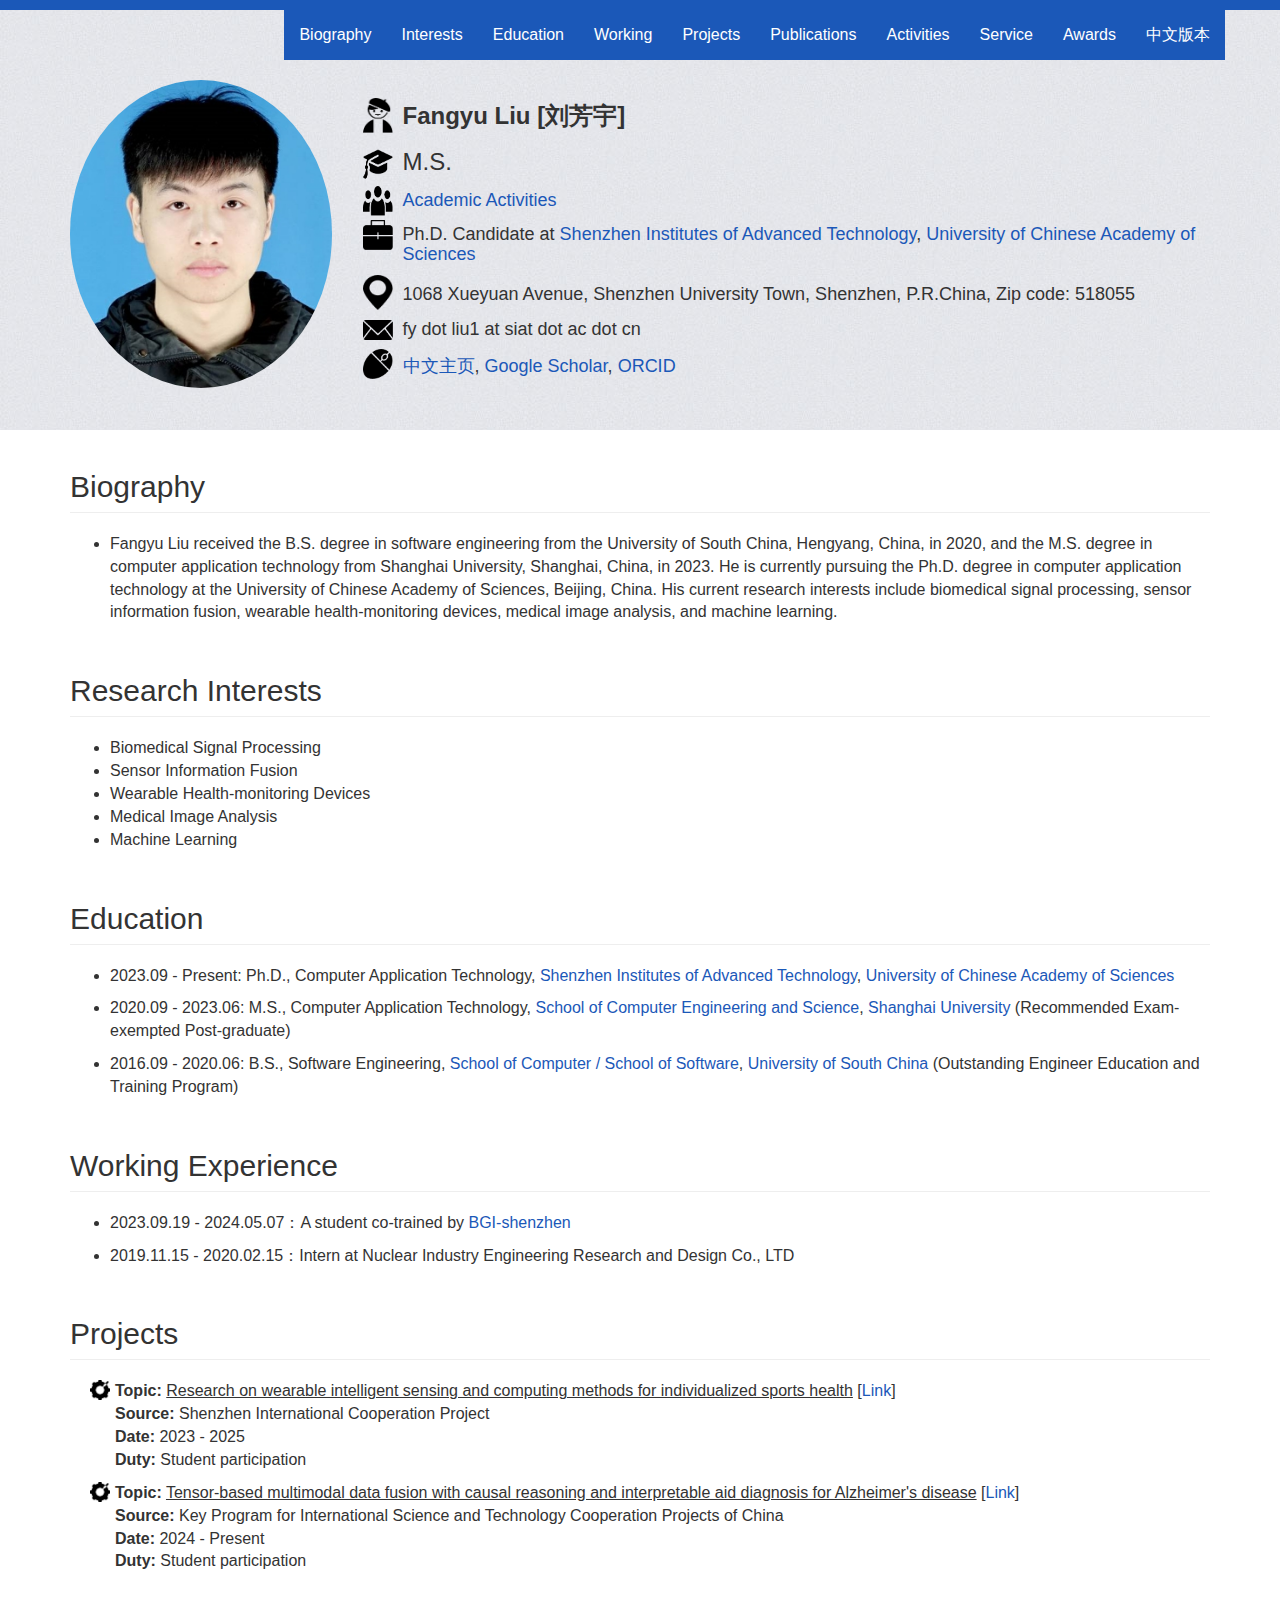
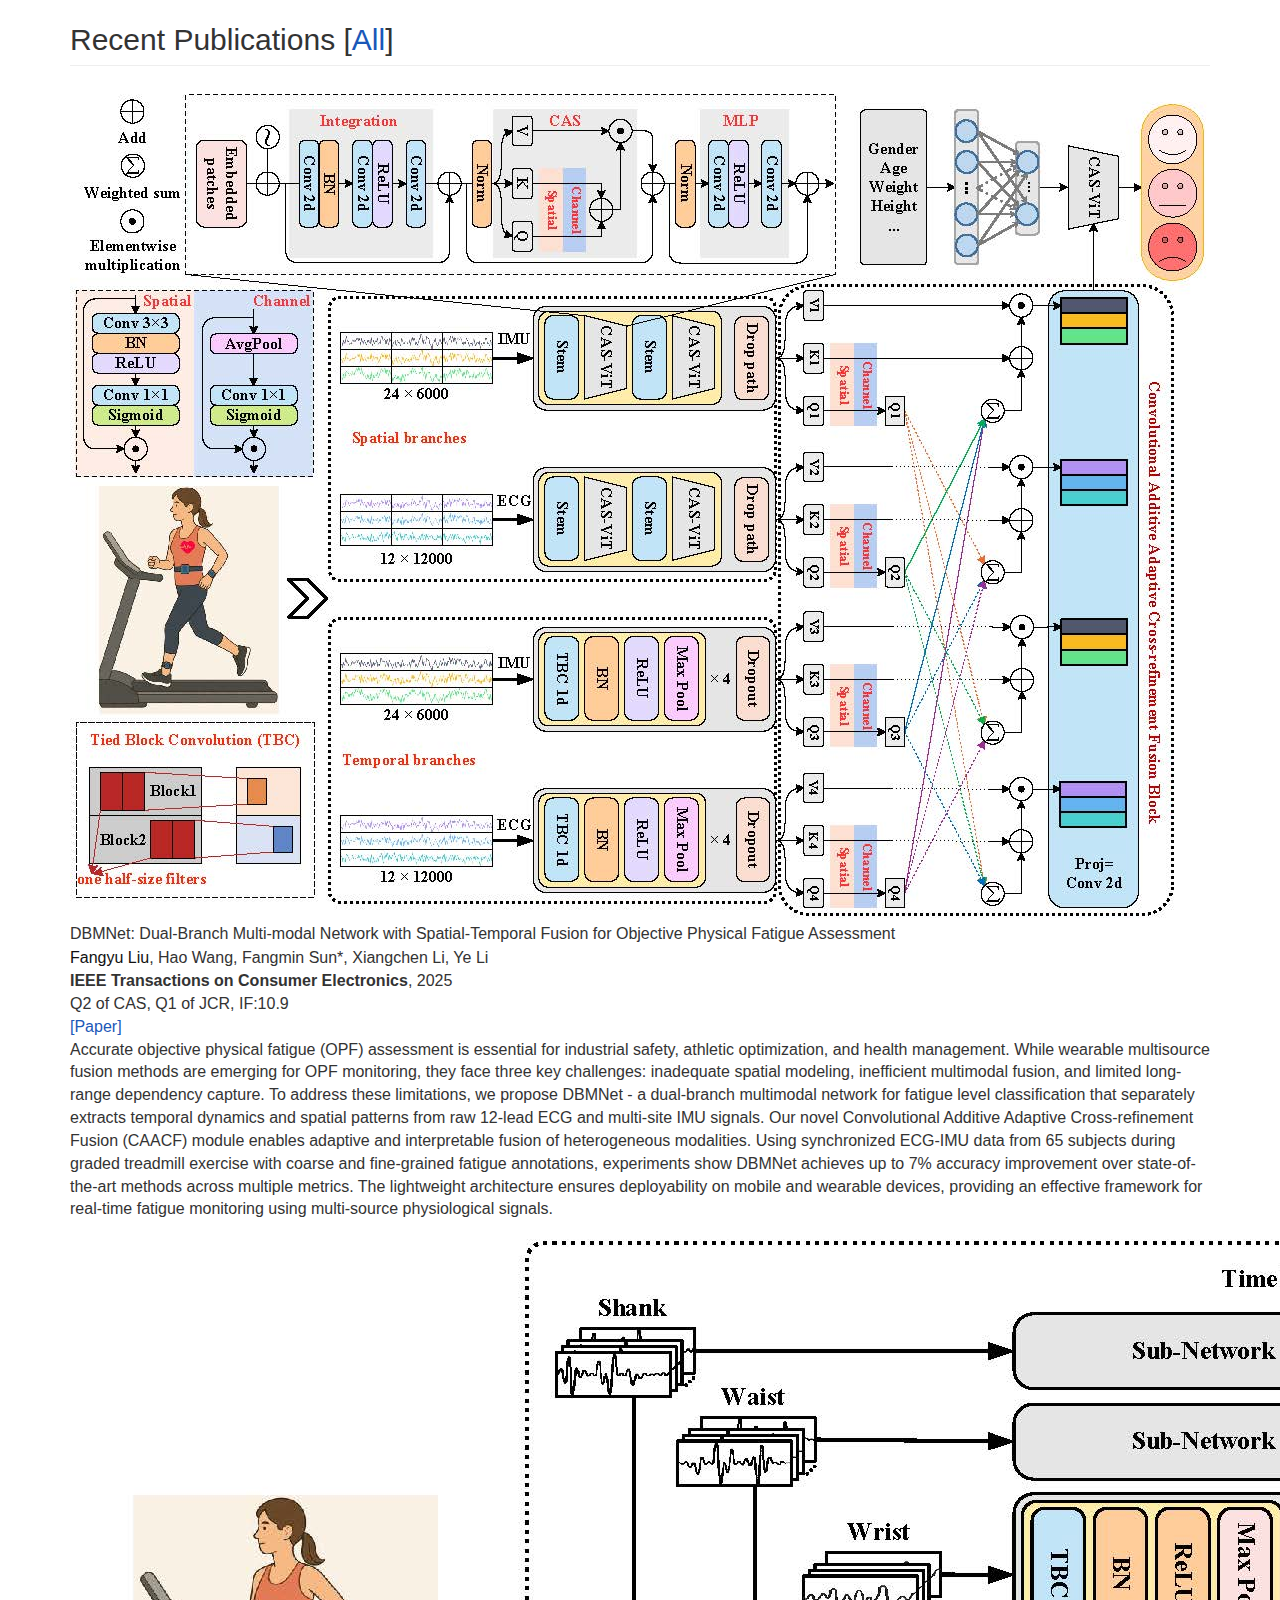
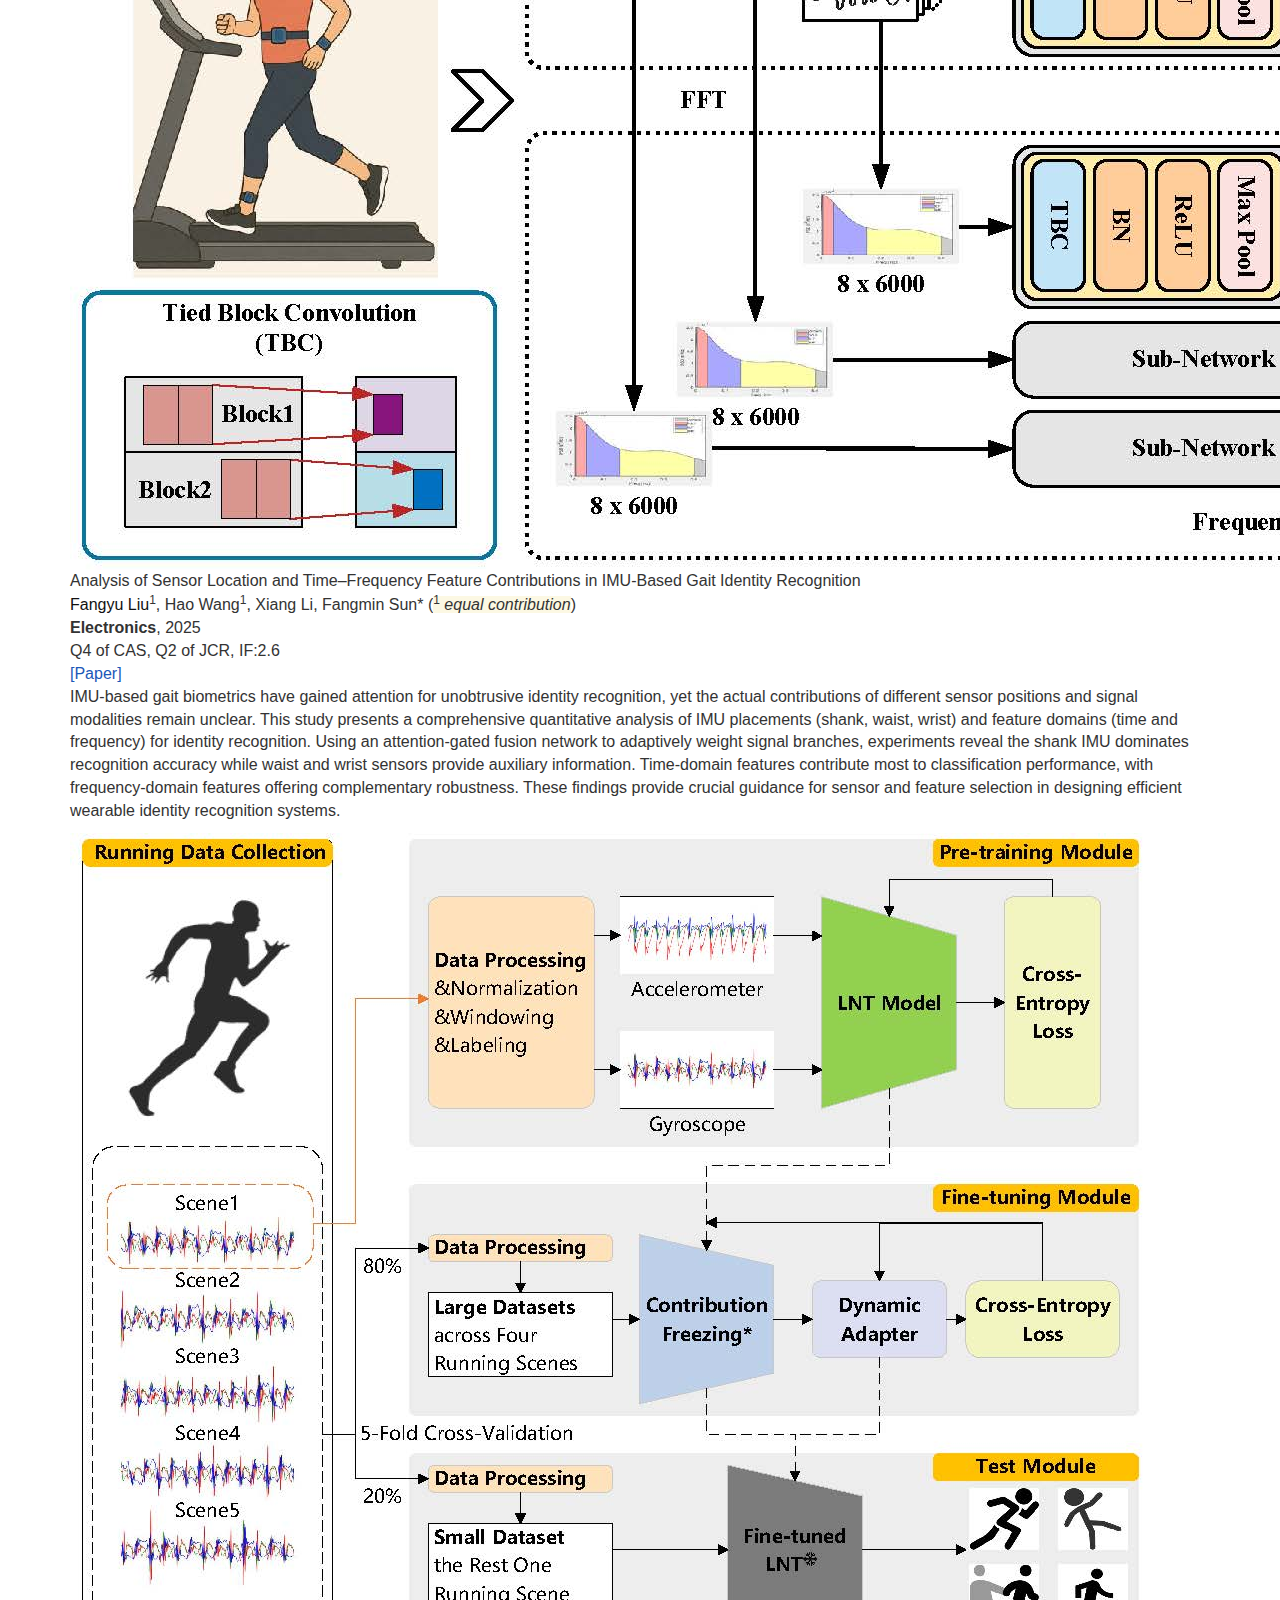
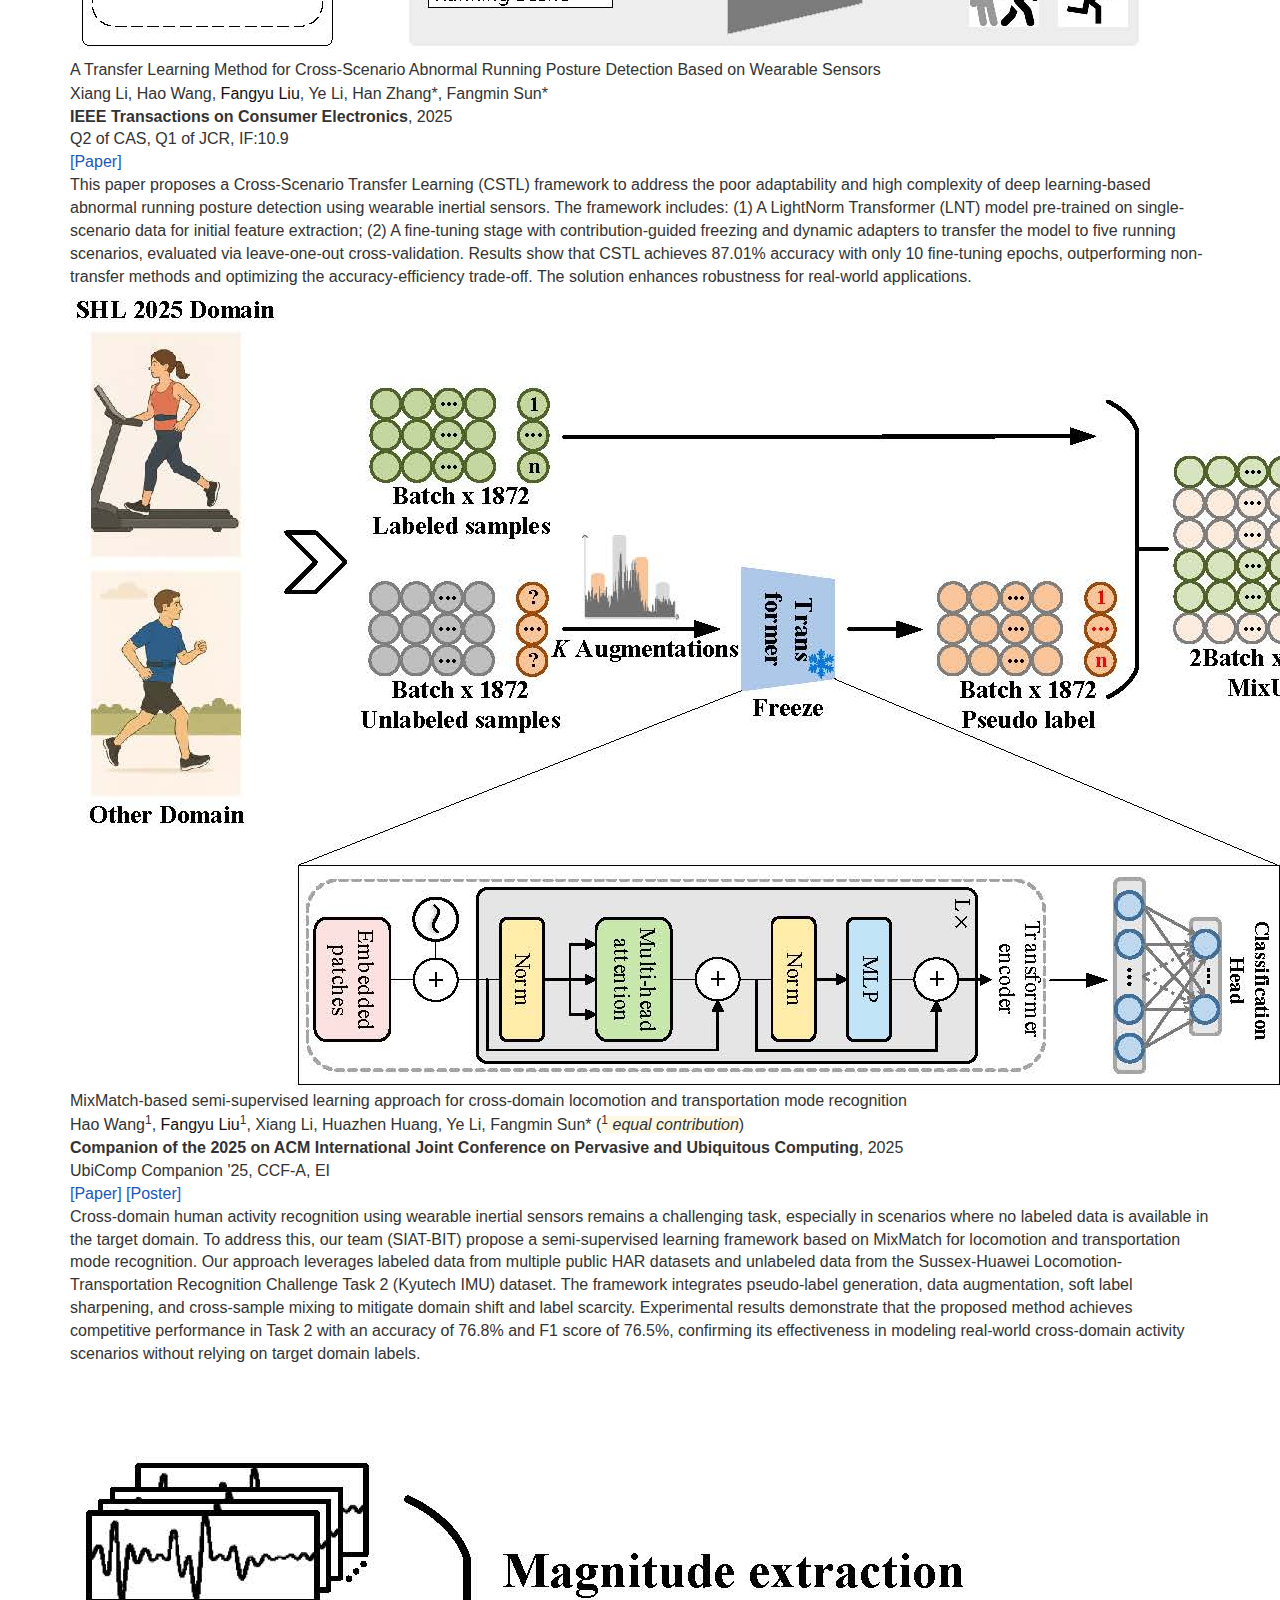
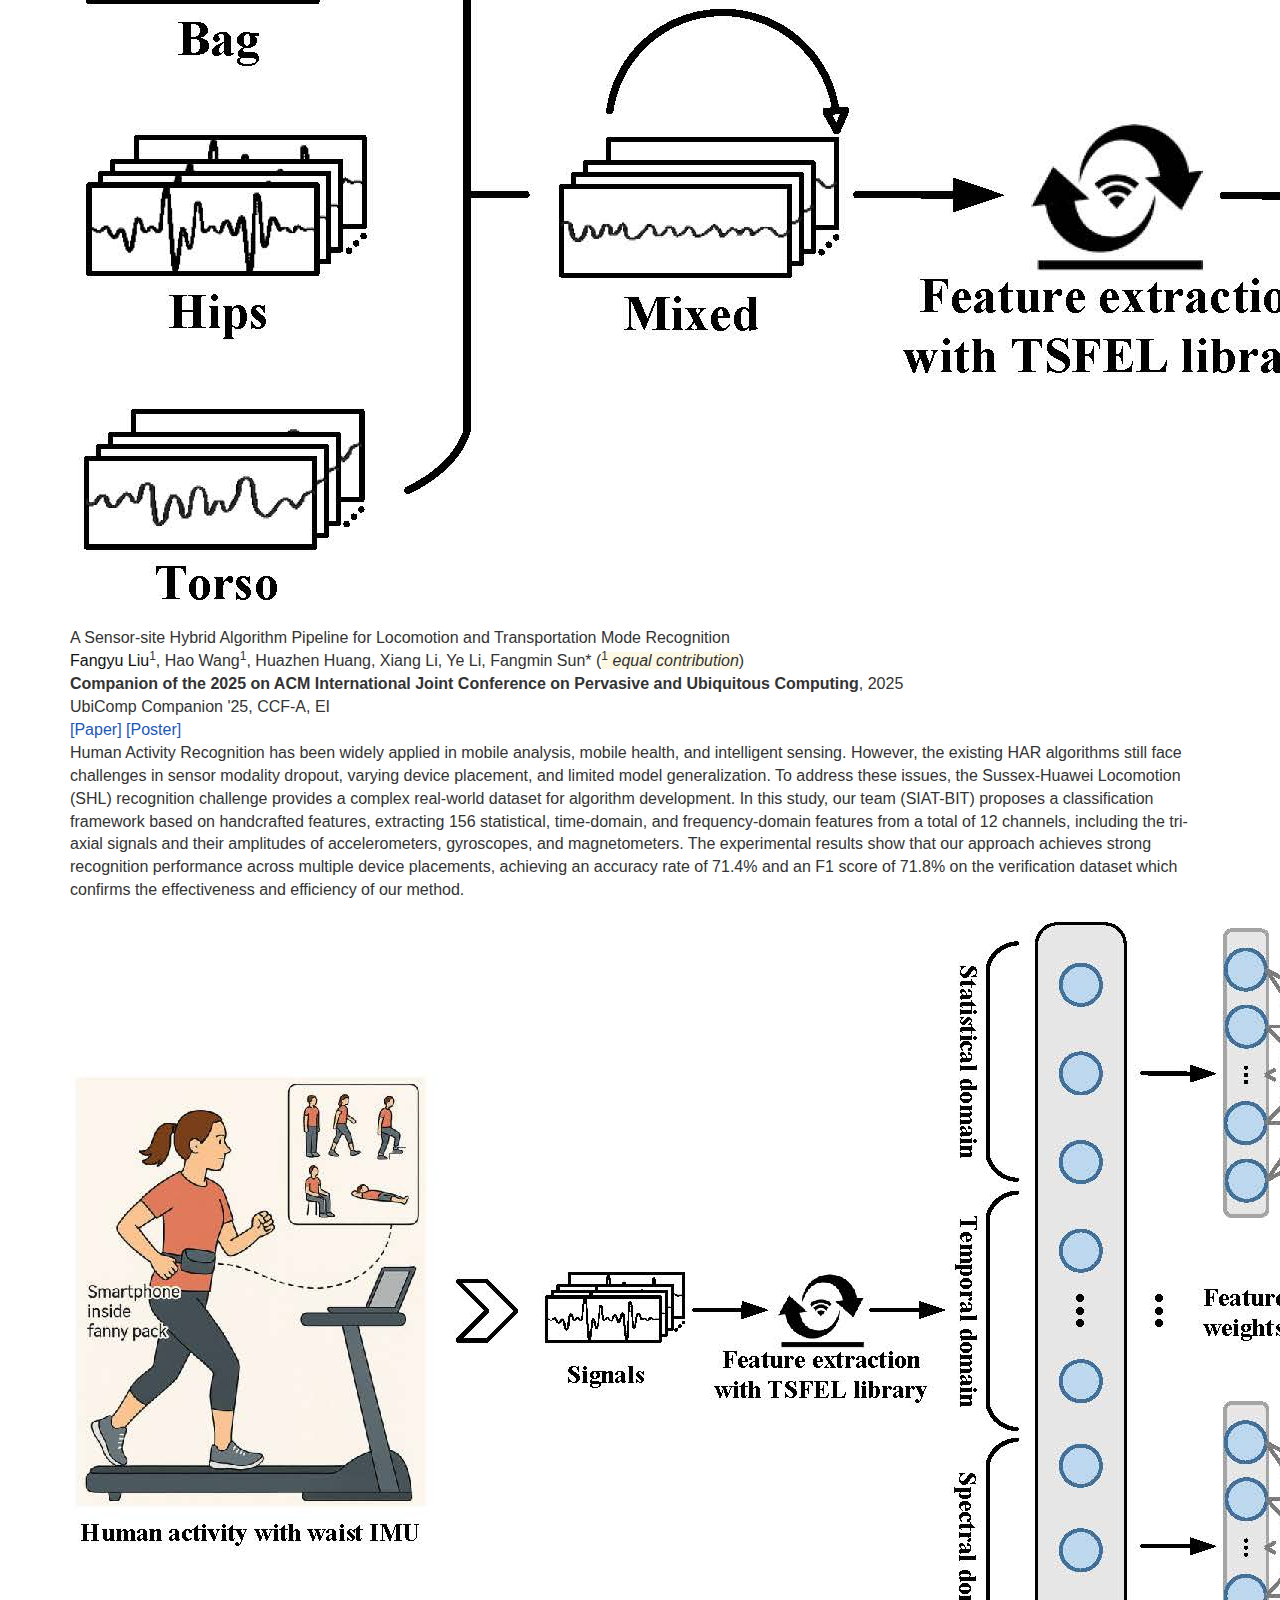
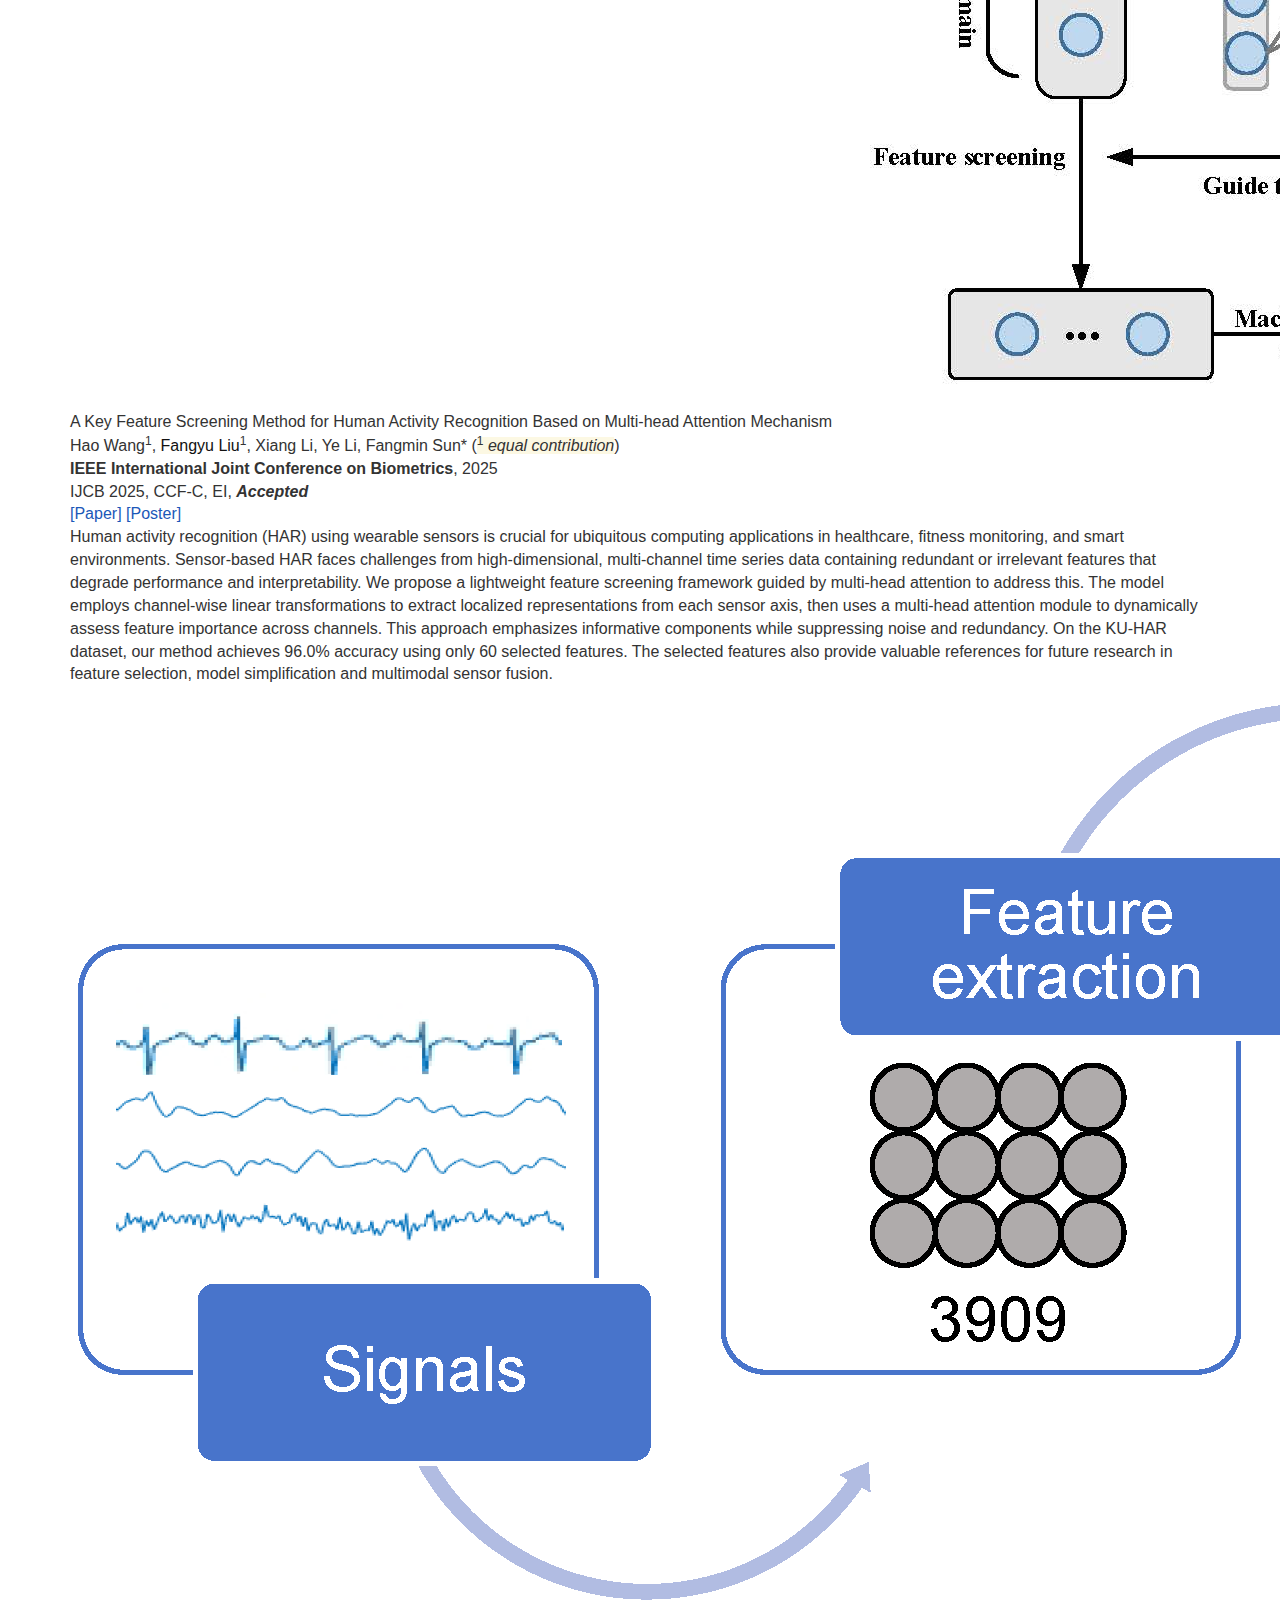
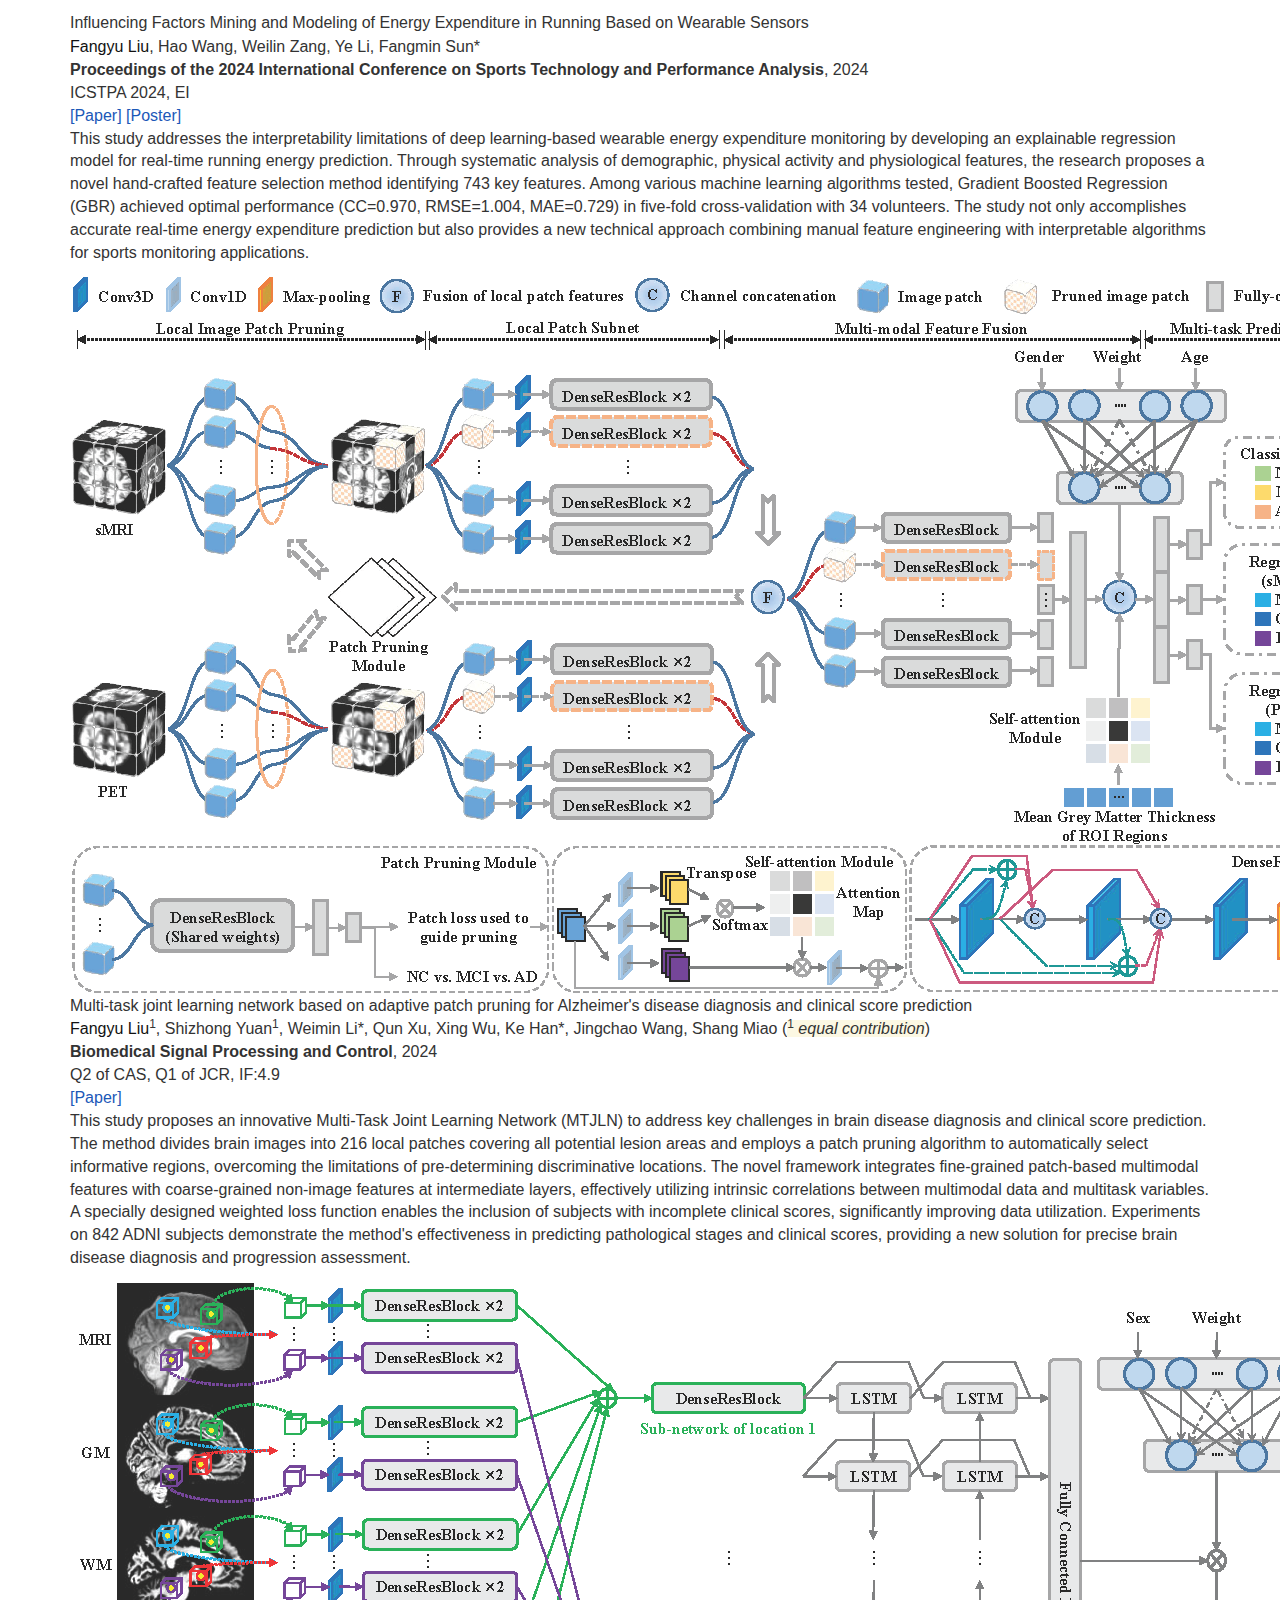
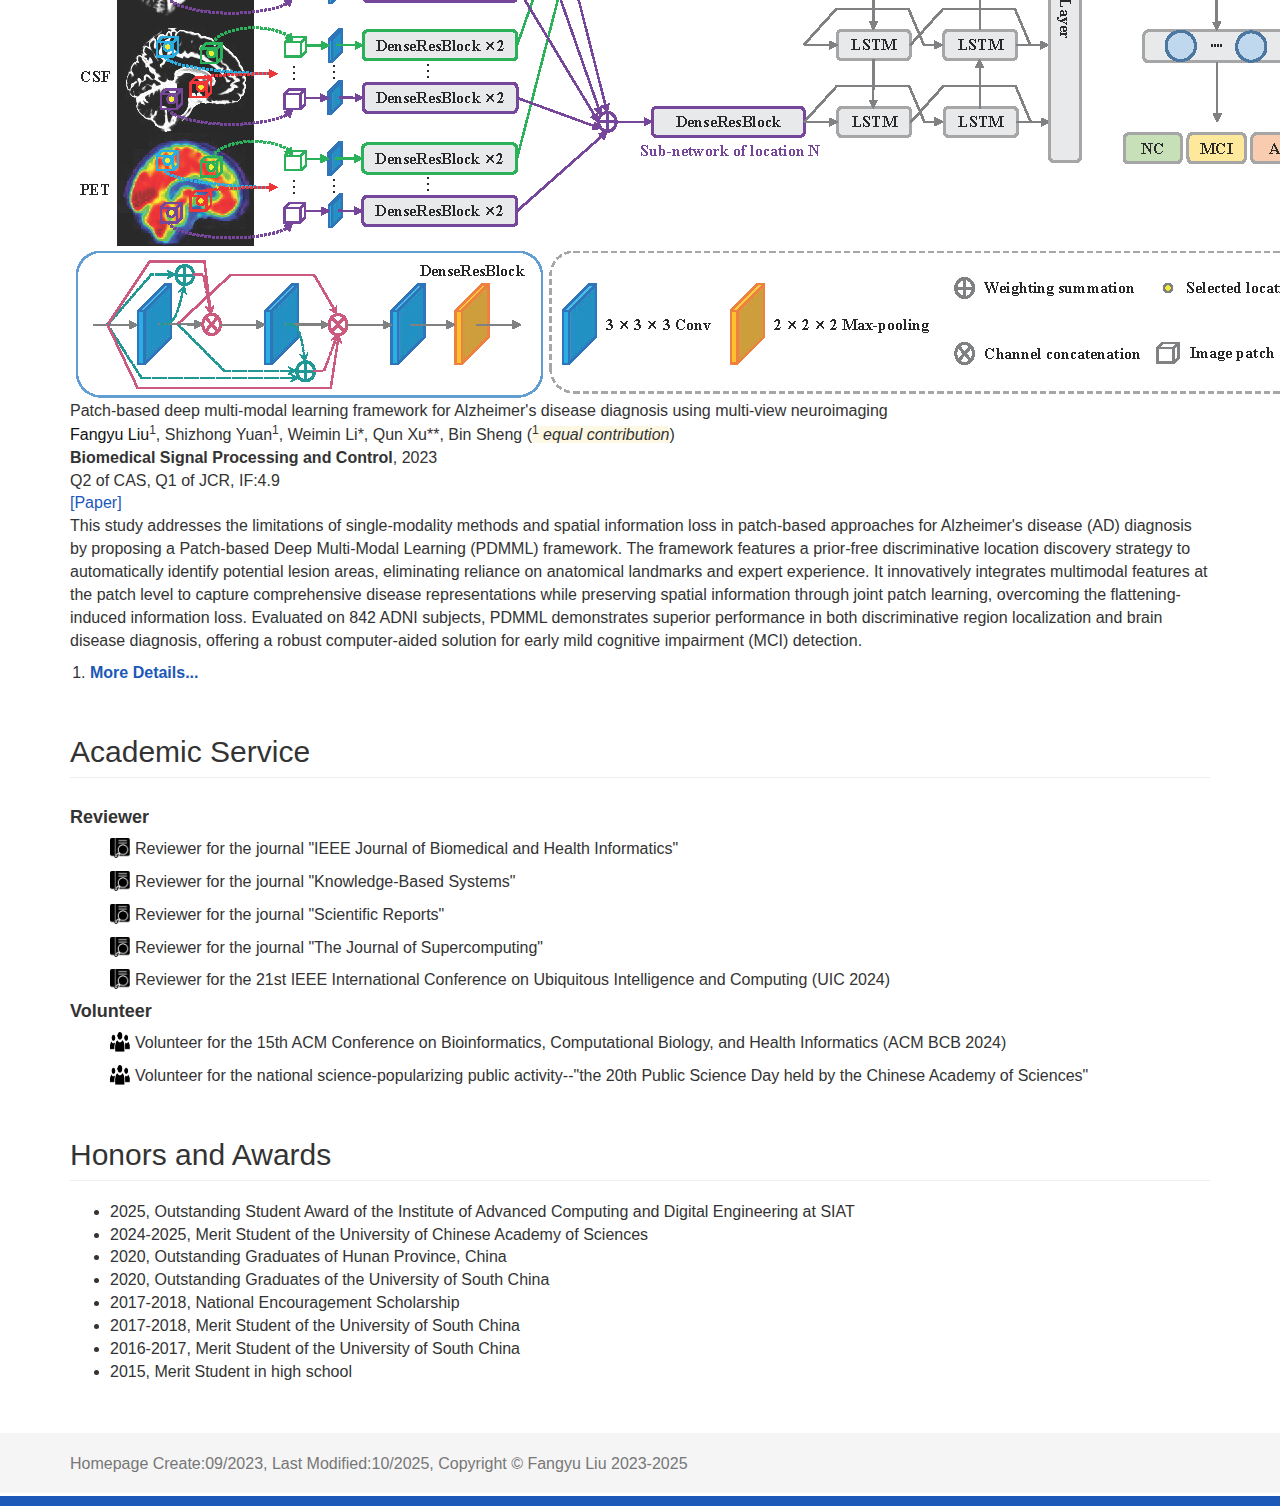
<file: index_english.html>
<!--
create: Fangyu Liu
date:April 2021
-->
<!DOCTYPE html>
<html lang="en">
  <head><meta http-equiv="Content-Type" content="text/html; charset=UTF-8">
<!-- Meta, title, CSS, favicons, etc. -->
<meta charset="utf-8">
<meta http-equiv="X-UA-Compatible" content="IE=edge">
<meta name="viewport" content="width=device-width, initial-scale=1">
<meta name="description" content="">
<meta name="keywords" content="">
<meta name="author" content="Fangyu Liu">

<title>Fangyu Liu</title>

<!-- Bootstrap core CSS -->
<link href="./css/bootstrap.min.css" rel="stylesheet">
<link href="./css/custom.css" rel="stylesheet">
<link href="./css/syntax.css" rel="stylesheet">
<link rel="icon" type="image/png" href="icon/bachelor.png">
<!--[if lt IE 9]>-->
<!--	<script src="../static/js/ie8-responsive-file-warning.js"></script>-->
<!--<![endif]-->

<!-- HTML5 shim and Respond.js for IE8 support of HTML5 elements and media queries -->
<!--[if lt IE 9]>
  <script src="https://oss.maxcdn.com/html5shiv/3.7.2/html5shiv.min.js"></script>
  <script src="https://oss.maxcdn.com/respond/1.4.2/respond.min.js"></script>
<![endif]-->

  <style type="text/css"></style>
<script>
  (function(i,s,o,g,r,a,m){i['GoogleAnalyticsObject']=r;i[r]=i[r]||function(){
  (i[r].q=i[r].q||[]).push(arguments)},i[r].l=1*new Date();a=s.createElement(o),
  m=s.getElementsByTagName(o)[0];a.async=1;a.src=g;m.parentNode.insertBefore(a,m)
  })(window,document,'script','//www.google-analytics.com/analytics.js','ga');

  ga('create', 'UA-9372397-3', 'auto');
  ga('send', 'pageview');

</script>
</head>
  <body data-twttr-rendered="true">
      <header class="navbar navbar-static-top bs-docs-nav custom_navbar navbar-fixed-top" id="top" role="banner">
    <div class="color_wrapper"></div>
  <div class="container">
    <div class="navbar-header">
      <button class="navbar-toggle collapsed" type="button" data-bs-toggle="collapse" data-bs-target=".bs-navbar-collapse">
        <span class="sr-only">Toggle navigation</span>
        <span class="icon-bar"></span>
        <span class="icon-bar"></span>
        <span class="icon-bar"></span>
      </button>
    </div>
    <nav class="collapse navbar-collapse bs-navbar-collapse">
      <ul class="nav navbar-nav navbar-right">
        <li><a href="#about">Biography</a></li>
		<li><a href="#research">Interests</a></li>
		<li><a href="#education">Education</a></li>
		<li><a href="#work">Working</a></li>
		<li><a href="#projects">Projects</a></li>
        <li><a href="#publications">Publications</a></li>
		<li><a href="./team/activity_english.html">Activities</a></li>
		<li><a href="#activities">Service</a></li>
		<!--
		<li><a href="#talks">Talks</a></li>
        <li><a href="#activity">Activities</a></li>
		<li><a href="#award">Awards</a></li>
		-->
		<li><a href="#award">Awards</a></li>
		<li><a href="index.html">中文版本</a></li>
      </ul>
    </nav>
  </div>
</header>
<div class="nav-space"></div>
  <div class="page-titile-wraper aboutme-wraper">
  <div class="container">
    <div class="row">
      <!-- <div class="col-md-3"><img src="assets/fangyu_liu.jpg" style= "margin-top:20px" class="img-responsive img-circle"></div> -->
	  <!-- Picture column: Fill the entire row on the phone (col-12), and occupy 3 columns above the medium screen (col-md-3) -->
	  <div class="col-12 col-md-3 text-center">  <!-- Add text center to center the image -->
		<img src="assets/fangyu_liu.jpg" class="img-responsive img-circle" style="margin: 20px auto;"> 
		  <!-- Limit maximum width and center -->
  	  </div>
      <div class="col-md-9">
		<br>
		<div style="display: inline;">
			<img src="icon/bachelor.png" width="30px" height="35px" style="float:left;margin-top: 15px;margin-right: 10px;"/>
        	<h3 id="about" style="position: relative;"><b>Fangyu Liu [刘芳宇]</b></h3>
		</div>
		<div style="display: inline;">
			<img src="icon/hat.png" width="30px" height="30px" style="float:left;margin-top: 10px;margin-right: 10px;"/>
        	<h3 style="position: relative;">M.S.</h3>
		</div>
		<div style="display: inline;">
			<img src="icon/team.png" width="30px" height="30px" style="float:left;margin-right: 10px;"/>
			<h4 style="position: relative;margin-top: 15px;"><a href="./team/activity_english.html">Academic Activities</a></h4>
		</div>
		<div style="display: inline;">
			<img src="icon/profession.png" width="30px" height="30px" style="float:left;margin-right: 10px;"/>
			<h4 style="position: relative;margin-top: 15px;">Ph.D. Candidate at <a href="https://www.siat.ac.cn/" target="_blank">Shenzhen Institutes of Advanced Technology</a>, <a href="https://www.ucas.ac.cn/" target="_blank">University of Chinese Academy of Sciences</a></h4>
		</div>
		<br>
		<div style="display: inline;">
			<img src="icon/office.png" width="30px" height="35px" style="float:left;margin-top: -23px;margin-right: 10px;"/>
			<h4 style="position: relative;margin-top: -13px;">1068 Xueyuan Avenue, Shenzhen University Town, Shenzhen, P.R.China, Zip code: 518055</h4>
		</div>
		<!--<h4>电话: +86 130, +3 69</h4>-->
		<div style="display: inline;">
			<img src="icon/email.png" width="30px" height="20px" style="float:left;margin-top: 5px;margin-right: 10px;"/>
			<h4 style="position: relative;margin-top: 15px;">fy dot liu1 at siat dot ac dot cn</h4>
		</div>
		<br>
		<div style="display: inline;">
			<img src="icon/click1.png" width="30px" height="30px" style="float:left;margin-top: -23px;margin-right: 10px;"/>
			<h4 style="position: relative;margin-top: -15px;"><a href="./index.html">中文主页</a>, <a href="https://scholar.google.com/citations?user=dR2OCZ8AAAAJ">Google Scholar</a>, <a href="https://orcid.org/0000-0001-8332-0154">ORCID</a></h4>
		</div>
		<br>
        <!--<div class="pull-right">
          <a href="#">li1989 {at} mail.dlut.edu.cn</a>
          <a href="./assets/_cv.pdf" target="_blank" class="btn btn-primary btn-md" role="button">
            <span class="glyphicon glyphicon-download-alt" aria-hidden="true"></span>Download my CV
          </a>
        </div>-->
      </div>
    </div>
  </div>
</div>

<div class="container">
	<div class="row">
		<div class="col-md-12" role="main">

			<h2 id="biography" class="page-header">Biography</h2>
			<div class="row">
				<div class="col-md-12">
					<ul class="biography-list" id="grants0">
						<li>Fangyu Liu received the B.S. degree in software engineering from the University of South China, Hengyang, China, in 2020, and the M.S. degree in computer application technology from Shanghai University, Shanghai, China, in 2023. He is currently pursuing the Ph.D. degree in computer application technology at the University of Chinese Academy of Sciences, Beijing, China. His current research interests include biomedical signal processing, sensor information fusion, wearable health-monitoring devices, medical image analysis, and machine learning.</li>
					</ul>
				</div>
			</div>

			<h2 id="research" class="page-header">Research Interests</h2>
			<div class="row">
				<div class="col-md-12">
					<ul class="research-list" id="grants1">
						<li>Biomedical Signal Processing</li>
						<li>Sensor Information Fusion</li>
						<li>Wearable Health-monitoring Devices</li>
<!--						<li>Wearable Computing</li>-->
<!--						<li>Data Fusion Multiple Sensor</li>-->
						<li>Medical Image Analysis</li>
						<li>Machine Learning</li>
					</ul>
				</div>
			</div>

			<h2 id="education" class="page-header">Education</h2>
			<div class="row">
				<div class="col-md-12">
					<ul class="educate-list-3" id="grants2-3">
						<li>2023.09 - Present: Ph.D., Computer Application Technology, <a href="https://www.siat.ac.cn/" target="_blank">Shenzhen Institutes of Advanced Technology</a>, <a href="https://www.ucas.ac.cn/" target="_blank">University of Chinese Academy of Sciences</a></li>
					</ul>
					<ul class="educate-list-2" id="grants2-2">
						<li>2020.09 - 2023.06: M.S., Computer Application Technology, <a href="https://cs.shu.edu.cn/" target="_blank">School of Computer Engineering and Science</a>, <a href="https://www.shu.edu.cn/" target="_blank">Shanghai University</a> (Recommended Exam-exempted Post-graduate)</li>
					</ul>
					<ul class="educate-list-1" id="grants2-1">
						<li>2016.09 - 2020.06: B.S., Software Engineering, <a href="https://jsjxy.usc.edu.cn/" target="_blank">School of Computer / School of Software</a>, <a href="https://www.usc.edu.cn/" target="_blank">University of South China</a> (Outstanding Engineer Education and Training Program)</li>
					</ul>
				</div>
			</div>

			<h2 id="work" class="page-header">Working Experience</h2>
			<div class="row">
				<div class="col-md-12">
					<ul class="work-list-2" id="grants3-2">
						<li>2023.09.19 - 2024.05.07：A student co-trained by <a href="https://www.bgi.com/" target="_blank">BGI-shenzhen</a></li>
					</ul>
					<ul class="work-list-1" id="grants3-1">
						<li>2019.11.15 - 2020.02.15：Intern at Nuclear Industry Engineering Research and Design Co., LTD</li>
					</ul>
				</div>
			</div>

			<h2 id="projects" class="page-header">Projects</h2>
			<div class="row">
				<div class="col-md-12">
					<ol class="project-list" id="grants4">
						<li>
							<b>Topic:</b> <u>Research on wearable intelligent sensing and computing methods for individualized sports health</u> [<a href="https://fangyuliu-2023.github.io/index_english.html#projects">Link</a>]<br/>
							<b>Source:</b> Shenzhen International Cooperation Project<br/>
							<!-- <b>Grant Number:</b> GJHZ20220913142808016<br/> -->
							<b>Date:</b> 2023 - 2025<br/>
							<b>Duty:</b> Student participation
						</li>
					</ol>
				</div>
			</div>
			<div class="row">
				<div class="col-md-12">
					<ol class="project-list" id="grants4">
						<li>
							<b>Topic:</b> <u>Tensor-based multimodal data fusion with causal reasoning and interpretable aid diagnosis for Alzheimer's disease</u> [<a href="https://fangyuliu-2023.github.io/index_english.html#projects">Link</a>]<br/>
							<b>Source:</b> Key Program for International Science and Technology Cooperation Projects of China<br/>
							<!-- <b>Grant Number:</b> 2024YFE0102100<br/> -->
							<b>Date:</b> 2024 - Present<br/>
							<b>Duty:</b> Student participation
						</li>
					</ol>
				</div>
			</div>

			<h2 id="publications" class="page-header">Recent Publications [<a href="paper_english.html">All</a>]</h2>
            <div class="papers-container">
                <!-- 论文15 -->
                <div class="paper-item">
                    <div class="paper-image">
                        <img src="./graphical abstract/abstract15.jpg" alt="Graphical Abstract" onerror="this.src='./graphical abstract/abstract15.jpg'">
                    </div>
                    <div class="paper-info">
                        <div class="paper-title">DBMNet: Dual-Branch Multi-modal Network with Spatial-Temporal Fusion for Objective Physical Fatigue Assessment</div>
                        <div class="paper-authors"><span class="highlight">Fangyu Liu</span>, Hao Wang, Fangmin Sun*, Xiangchen Li, Ye Li</div>
                        <div class="paper-journal"><b>IEEE Transactions on Consumer Electronics</b>, 2025</div>
                        <div class="paper-extra">Q2 of CAS, Q1 of JCR, IF:10.9</div>
                        <div class="paper-links">
                            <a href="https://doi.org/10.1109/TCE.2025.3618484" target="_blank">[Paper]</a>
                        </div>
                        <div class="paper-abstract">
                            <!-- <p>精准的客观身体疲劳（OPF）评估对工业安全、运动优化和健康管理至关重要。尽管基于多源融合的可穿戴OPF监测方法正在兴起，但它们面临三大挑战：空间建模不足、多模态融合低效和长程依赖捕捉有限。为此，我们提出DBMNet——一种面向疲劳等级分类的双分支多模态网络，该网络分别从原始12导联心电图和多部位IMU信号中提取时序动态和空间模式。我们新颖的卷积加性自适应交叉优化融合（CAACF）模块实现了异构模态的自适应可解释融合。基于65名受试者在分级跑步机测试中采集的同步ECG-IMU数据及粗细粒度疲劳标注，实验表明DBMNet在多项指标上相比现有最佳方法准确率提升最高达7%。其轻量级架构确保可部署于移动和可穿戴设备，为基于多源生理信号的实时疲劳监测提供了有效框架。</p> -->
                            <p>Accurate objective physical fatigue (OPF) assessment is essential for industrial safety, athletic optimization, and health management. While wearable multisource fusion methods are emerging for OPF monitoring, they face three key challenges: inadequate spatial modeling, inefficient multimodal fusion, and limited long-range dependency capture. To address these limitations, we propose DBMNet - a dual-branch multimodal network for fatigue level classification that separately extracts temporal dynamics and spatial patterns from raw 12-lead ECG and multi-site IMU signals. Our novel Convolutional Additive Adaptive Cross-refinement Fusion (CAACF) module enables adaptive and interpretable fusion of heterogeneous modalities. Using synchronized ECG-IMU data from 65 subjects during graded treadmill exercise with coarse and fine-grained fatigue annotations, experiments show DBMNet achieves up to 7% accuracy improvement over state-of-the-art methods across multiple metrics. The lightweight architecture ensures deployability on mobile and wearable devices, providing an effective framework for real-time fatigue monitoring using multi-source physiological signals.</p>
                        </div>
                    </div>
                </div>

                <!-- 论文14 -->
                <div class="paper-item">
                    <div class="paper-image">
                        <img src="./graphical abstract/abstract14.jpg" alt="Graphical Abstract" onerror="this.src='./graphical abstract/abstract14.jpg'">
                    </div>
                    <div class="paper-info">
                        <div class="paper-title">Analysis of Sensor Location and Time–Frequency Feature Contributions in IMU-Based Gait Identity Recognition</div>
                        <div class="paper-authors"><span class="highlight">Fangyu Liu</span><sup>1</sup>, Hao Wang<sup>1</sup>, Xiang Li, Fangmin Sun* (<span style="background-color: rgb(252, 248, 227);"><sup>1</sup> <i>equal contribution</i></span>)</div>
                        <div class="paper-journal"><b>Electronics</b>, 2025</div>
                        <div class="paper-extra">Q4 of CAS, Q2 of JCR, IF:2.6</div>
                        <div class="paper-links">
                            <a href="https://doi.org/10.3390/electronics14193905" target="_blank">[Paper]</a>
                        </div>
                        <div class="paper-abstract">
                            <!-- <p>IMU步态生物识别因其非侵入性而备受关注，但各传感器位置与信号模态的实际贡献尚不明确。本研究系统量化分析了不同IMU位置（小腿、腰部、手腕）和特征域（时域、频域）在身份识别中的作用。通过注意力门控融合网络自适应加权各信号分支，实验表明：小腿IMU贡献最大，腰部和手腕传感器主要提供辅助信息；时域特征主导分类性能，频域特征提供互补鲁棒性。这些发现为设计高效可穿戴身份识别系统提供了重要的传感器与特征选择依据。</p> -->
                            <p>IMU-based gait biometrics have gained attention for unobtrusive identity recognition, yet the actual contributions of different sensor positions and signal modalities remain unclear. This study presents a comprehensive quantitative analysis of IMU placements (shank, waist, wrist) and feature domains (time and frequency) for identity recognition. Using an attention-gated fusion network to adaptively weight signal branches, experiments reveal the shank IMU dominates recognition accuracy while waist and wrist sensors provide auxiliary information. Time-domain features contribute most to classification performance, with frequency-domain features offering complementary robustness. These findings provide crucial guidance for sensor and feature selection in designing efficient wearable identity recognition systems.</p>
                        </div>
                    </div>
                </div>

                <!-- 论文13 -->
                <div class="paper-item">
                    <div class="paper-image">
                        <img src="./graphical abstract/abstract13.jpg" alt="Graphical Abstract" onerror="this.src='./graphical abstract/abstract13.jpg'">
                    </div>
                    <div class="paper-info">
                        <div class="paper-title">A Transfer Learning Method for Cross-Scenario Abnormal Running Posture Detection Based on Wearable Sensors</div>
                        <div class="paper-authors">Xiang Li, Hao Wang, <span class="highlight">Fangyu Liu</span>, Ye Li, Han Zhang*, Fangmin Sun*</div>
                        <div class="paper-journal"><b>IEEE Transactions on Consumer Electronics</b>, 2025</div>
                        <div class="paper-extra">Q2 of CAS, Q1 of JCR, IF:10.9</div>
                        <div class="paper-links">
                            <a href="https://doi.org/10.1109/TCE.2025.3600827" target="_blank">[Paper]</a>
                        </div>
                        <div class="paper-abstract">
                            <!-- <p>本文针对穿戴式惯性传感器检测异常跑步姿态时存在的跨场景适应性差和计算复杂度高的问题，提出了一种跨场景迁移学习框架（CSTL）。该框架分为预训练和微调两阶段：预训练阶段采用轻量化归一化Transformer（LNT）模型，基于单一场景数据提升初始识别精度；微调阶段通过贡献引导的参数冻结和动态适配器策略，将预训练模型迁移至五种跑步场景，并结合留一交叉验证评估性能。实验表明，仅需10轮微调即可在跨场景测试中达到87.01%的准确率，显著优于非迁移学习方法，实现了精度与效率的最佳平衡。该方案有效提升了异常跑步姿态检测在真实场景中的适应性和鲁棒性。</p> -->
                            <p>This paper proposes a Cross-Scenario Transfer Learning (CSTL) framework to address the poor adaptability and high complexity of deep learning-based abnormal running posture detection using wearable inertial sensors. The framework includes: (1) A LightNorm Transformer (LNT) model pre-trained on single-scenario data for initial feature extraction; (2) A fine-tuning stage with contribution-guided freezing and dynamic adapters to transfer the model to five running scenarios, evaluated via leave-one-out cross-validation. Results show that CSTL achieves 87.01% accuracy with only 10 fine-tuning epochs, outperforming non-transfer methods and optimizing the accuracy-efficiency trade-off. The solution enhances robustness for real-world applications.</p>
                        </div>
                    </div>
                </div>

                <!-- 论文12 -->
                <div class="paper-item">
                    <div class="paper-image">
                        <img src="./graphical abstract/abstract12.jpg" alt="Graphical Abstract" onerror="this.src='./graphical abstract/abstract12.jpg'">
                    </div>
                    <div class="paper-info">
                        <div class="paper-title">MixMatch-based semi-supervised learning approach for cross-domain locomotion and transportation mode recognition</div>
                        <div class="paper-authors">Hao Wang<sup>1</sup>, <span class="highlight">Fangyu Liu</span><sup>1</sup>, Xiang Li, Huazhen Huang, Ye Li, Fangmin Sun* (<span style="background-color: rgb(252, 248, 227);"><sup>1</sup> <i>equal contribution</i></span>)</div>
                        <div class="paper-journal"><b>Companion of the 2025 on ACM International Joint Conference on Pervasive and Ubiquitous Computing</b>, 2025</div>
                        <div class="paper-extra">UbiComp Companion '25, CCF-A, EI</div>
                        <div class="paper-links">
                            <a href="https://doi.org/10.1145/3714394.3756209" target="_blank">[Paper]</a>
                            <a href="team/activities/Poster5.pdf" target="_blank">[Poster]</a>
                        </div>
                        <div class="paper-abstract">
                            <!-- <p>利用可穿戴惯性传感器进行跨领域人类活动识别仍是一项具有挑战性的任务，特别是在靶区领域缺乏标注数据的场景下。为此，我们团队（SIAT-BIT）提出了一种基于MixMatch的半监督学习框架，用于运动与交通方式识别。该方法融合了来自多个公共HAR数据集的标注数据，以及苏塞克斯-华为运动交通识别挑战赛任务2（Kyutech IMU）中的未标注数据。该框架通过整合伪标签生成、数据增强、软标签锐化和跨样本混合技术，有效缓解了领域游走性和标签稀缺问题。实验结果表明，所提方法在任务2中取得了76.8%的准确率和76.5%的F1分数，证实了其在无需依赖靶区领域标签的情况下，对现实世界跨领域活动场景建模的有效性。</p> -->
                            <p>Cross-domain human activity recognition using wearable inertial sensors remains a challenging task, especially in scenarios where no labeled data is available in the target domain. To address this, our team (SIAT-BIT) propose a semi-supervised learning framework based on MixMatch for locomotion and transportation mode recognition. Our approach leverages labeled data from multiple public HAR datasets and unlabeled data from the Sussex-Huawei Locomotion-Transportation Recognition Challenge Task 2 (Kyutech IMU) dataset. The framework integrates pseudo-label generation, data augmentation, soft label sharpening, and cross-sample mixing to mitigate domain shift and label scarcity. Experimental results demonstrate that the proposed method achieves competitive performance in Task 2 with an accuracy of 76.8% and F1 score of 76.5%, confirming its effectiveness in modeling real-world cross-domain activity scenarios without relying on target domain labels.</p>
                        </div>
                    </div>
                </div>

                <!-- 论文11 -->
                <div class="paper-item">
                    <div class="paper-image">
                        <img src="./graphical abstract/abstract11.jpg" alt="Graphical Abstract" onerror="this.src='./graphical abstract/abstract11.jpg'">
                    </div>
                    <div class="paper-info">
                        <div class="paper-title">A Sensor-site Hybrid Algorithm Pipeline for Locomotion and Transportation Mode Recognition</div>
                        <div class="paper-authors"><span class="highlight">Fangyu Liu</span><sup>1</sup>, Hao Wang<sup>1</sup>, Huazhen Huang, Xiang Li, Ye Li, Fangmin Sun* (<span style="background-color: rgb(252, 248, 227);"><sup>1</sup> <i>equal contribution</i></span>)</div>
                        <div class="paper-journal"><b>Companion of the 2025 on ACM International Joint Conference on Pervasive and Ubiquitous Computing</b>, 2025</div>
                        <div class="paper-extra">UbiComp Companion '25, CCF-A, EI</div>
                        <div class="paper-links">
                            <a href="https://doi.org/10.1145/3714394.3756200" target="_blank">[Paper]</a>
                            <a href="team/activities/Poster4.pdf" target="_blank">[Poster]</a>
                        </div>
                        <div class="paper-abstract">
                            <!-- <p>人类活动识别技术已广泛应用于移动分析、移动健康和智能感知领域。然而现有HAR算法仍面临传感器模态缺失、设备放置位置差异及模型泛化能力有限等挑战。为解决这些问题，苏塞克斯-华为移动识别挑战赛(SHL)提供了用于算法开发的复杂真实场景数据集。本研究团队(SIAT-BIT)提出基于人工特征工程的分类框架，从加速度计、陀螺仪和磁力计的三轴信号及其振幅等12个通道中提取156个统计特征、时域特征和频域特征。实验结果表明，该方法在多种设备放置场景下均表现出强大的识别性能，在验证数据集上取得71.4%的准确率和71.8%的F1分数，证实了该方法的有效性与高效性。</p> -->
                            <p>Human Activity Recognition has been widely applied in mobile analysis, mobile health, and intelligent sensing. However, the existing HAR algorithms still face challenges in sensor modality dropout, varying device placement, and limited model generalization. To address these issues, the Sussex-Huawei Locomotion (SHL) recognition challenge provides a complex real-world dataset for algorithm development. In this study, our team (SIAT-BIT) proposes a classification framework based on handcrafted features, extracting 156 statistical, time-domain, and frequency-domain features from a total of 12 channels, including the tri-axial signals and their amplitudes of accelerometers, gyroscopes, and magnetometers. The experimental results show that our approach achieves strong recognition performance across multiple device placements, achieving an accuracy rate of 71.4% and an F1 score of 71.8% on the verification dataset which confirms the effectiveness and efficiency of our method.</p>
                        </div>
                    </div>
                </div>

                <!-- 论文10 -->
                <div class="paper-item">
                    <div class="paper-image">
                        <img src="./graphical abstract/abstract10.jpg" alt="Graphical Abstract" onerror="this.src='./graphical abstract/abstract10.jpg'">
                    </div>
                    <div class="paper-info">
                        <div class="paper-title">A Key Feature Screening Method for Human Activity Recognition Based on Multi-head Attention Mechanism</div>
                        <div class="paper-authors">Hao Wang<sup>1</sup>, <span class="highlight">Fangyu Liu</span><sup>1</sup>, Xiang Li, Ye Li, Fangmin Sun* (<span style="background-color: rgb(252, 248, 227);"><sup>1</sup> <i>equal contribution</i></span>)</div>
                        <div class="paper-journal"><b>IEEE International Joint Conference on Biometrics</b>, 2025</div>
                        <div class="paper-extra">IJCB 2025, CCF-C, EI, <i><b>Accepted</b></i></div>
                        <div class="paper-links">
                            <a href="https://doi.org/10.1109/IJCB65343.2025.11410796">[Paper]</a>
                            <a href="team/activities/Poster3.pdf" target="_blank">[Poster]</a>
                        </div>
                        <div class="paper-abstract">
                            <!-- <p>基于可穿戴传感器的人类活动识别(HAR)在医疗监护、健身监测和智能环境等普适计算应用中至关重要。传感器HAR面临高维多通道时序数据中冗余或无关特征降低性能和可解释性的挑战。我们提出一种多头注意力引导的轻量级特征筛选框架来解决该问题。模型采用通道独立的线性层提取各传感器通道的局部表示，再利用多头注意力模块动态评估跨通道特征重要性。该方法能突出信息性成分同时抑制噪声和冗余。在KU-HAR数据集上，我们的方法仅用60个精选特征就实现了96.0%的准确率。所选特征还为特征选择、模型简化和多模态传感器融合的未来研究提供了重要参考。</p> -->
                            <p>Human activity recognition (HAR) using wearable sensors is crucial for ubiquitous computing applications in healthcare, fitness monitoring, and smart environments. Sensor-based HAR faces challenges from high-dimensional, multi-channel time series data containing redundant or irrelevant features that degrade performance and interpretability. We propose a lightweight feature screening framework guided by multi-head attention to address this. The model employs channel-wise linear transformations to extract localized representations from each sensor axis, then uses a multi-head attention module to dynamically assess feature importance across channels. This approach emphasizes informative components while suppressing noise and redundancy. On the KU-HAR dataset, our method achieves 96.0% accuracy using only 60 selected features. The selected features also provide valuable references for future research in feature selection, model simplification and multimodal sensor fusion.</p>
                        </div>
                    </div>
                </div>

                <!-- 论文9 -->
                <div class="paper-item">
                    <div class="paper-image">
                        <img src="./graphical abstract/abstract9.png" alt="Graphical Abstract" onerror="this.src='./graphical abstract/abstract9.png'">
                    </div>
                    <div class="paper-info">
                        <div class="paper-title">Influencing Factors Mining and Modeling of Energy Expenditure in Running Based on Wearable Sensors</div>
                        <div class="paper-authors"><span class="highlight">Fangyu Liu</span>, Hao Wang, Weilin Zang, Ye Li, Fangmin Sun*</div>
                        <div class="paper-journal"><b>Proceedings of the 2024 International Conference on Sports Technology and Performance Analysis</b>, 2024</div>
                        <div class="paper-extra">ICSTPA 2024, EI</div>
                        <div class="paper-links">
                            <a href="https://doi.org/10.1145/3723936.3723943" target="_blank">[Paper]</a>
                            <a href="team/activities/Poster2.pdf" target="_blank">[Poster]</a>
                        </div>
                        <div class="paper-abstract">
                            <!-- <p>本研究针对基于深度学习的可穿戴能耗监测方法可解释性不足的问题，开发了基于可解释回归算法的跑步能耗实时预测模型。通过从人口统计、身体活动和生理指标三维度分析特征，创新提出手工特征选择方法筛选出743个关键特征。在多种机器学习算法中，梯度提升树（GBR）表现最优（CC=0.970，RMSE=1.004，MAE=0.729）。该研究不仅实现了高精度实时能耗预测，其"手工特征+可解释算法"的建模思路也为运动监测领域提供了新范式。</p> -->
                            <p>This study addresses the interpretability limitations of deep learning-based wearable energy expenditure monitoring by developing an explainable regression model for real-time running energy prediction. Through systematic analysis of demographic, physical activity and physiological features, the research proposes a novel hand-crafted feature selection method identifying 743 key features. Among various machine learning algorithms tested, Gradient Boosted Regression (GBR) achieved optimal performance (CC=0.970, RMSE=1.004, MAE=0.729) in five-fold cross-validation with 34 volunteers. The study not only accomplishes accurate real-time energy expenditure prediction but also provides a new technical approach combining manual feature engineering with interpretable algorithms for sports monitoring applications.</p>
                        </div>
                    </div>
                </div>
                
                <!-- 论文8 -->
                <!-- <div class="paper-item">
                    <div class="paper-image">
                        <img src="./graphical abstract/abstract8.jpg" alt="Graphical Abstract" onerror="this.src='./graphical abstract/abstract8.jpg'">
                    </div>
                    <div class="paper-info">
                        <div class="paper-title">Gait Recognition Method Based on Wearable Sensor Information Fusion</div>
                        <div class="paper-authors">Ruijie Shao, Hao Wang, <span class="highlight">Fangyu Liu</span>, Fangmin Sun*</div>
                        <div class="paper-journal"><b>The 7th International Conference on Biological Information and Biomedical Engineering</b>, 2024</div>
                        <div class="paper-extra">BIBE 2024, EI</div>
                        <div class="paper-links">
                            <a href="https://ieeexplore.ieee.org/abstract/document/10830681" target="_blank">[Paper]</a>
                            <a href="team/activities/Poster1.pdf" target="_blank">[Poster]</a>
                            <a href="team/activities/BIBE 2024 - Most Influencial Paper Award.pdf" target="_blank">[Award]</a>
                            <a href="https://mp.weixin.qq.com/s/JQhbjR142JafRyYETr95fg" target="_blank">[Promotion]</a>
                        </div>
                        <div class="paper-abstract">
                            <p>本研究针对实际步态识别系统中的穿戴设备资源限制和用户体验问题，提出了一种基于多传感器融合的创新方法。通过设计包含注意力机制的轻量化网络模型，在减少参数量的同时提升识别精度。研究系统比较了身体不同部位的传感器性能，确定了最佳个性化配置方案，并通过实验验证数据级融合优于决策级融合。探索了多种身体传感器组合，提出了最优配置方案。通过分析识别规模对模型的影响，证实了该方法的高效数据处理能力和鲁棒性，为实用化步态识别系统开发提供了重要技术支持。</p>
                            <p>This study addresses the challenges of wearable device resource limitations and user experience in practical gait recognition systems by proposing an innovative multi-sensor fusion-based approach. A lightweight network model incorporating an attention mechanism was designed to reduce parameters while improving accuracy. The research systematically compared sensor performance at different body locations to identify optimal individualized configurations, experimentally validating data-level fusion's superiority over decision-level fusion. Various body-worn sensor combinations were investigated to determine the optimal setup. Analysis of subject scale impact confirmed the method's efficient data processing capabilities and robustness, providing important technical support for developing practical gait recognition systems.</p>
                        </div>
                    </div>
                </div> -->

                <!-- 论文7 -->
				<!-- <div class="paper-item">
					<div class="paper-image">
						<img src="./graphical abstract/abstract7.png" alt="Graphical Abstract" onerror="this.src='./graphical abstract/abstract7.png'">
					</div>
					<div class="paper-info">
						<div class="paper-title">Exploring multi-granularity contextual semantics for fully inductive knowledge graph completion</div>
						<div class="paper-authors">Jingchao Wang, Weimin Li*, Alex Munyole Luvembe, Xiao Yu, Xinyi Zhang, <span class="highlight">Fangyu Liu</span>, Fangfang Liu, Hao Wang, Zhenhai Wang, Qun Jin</div>
						<div class="paper-journal"><b>Expert Systems With Applications</b>, 2025</div>
						<div class="paper-extra">CCF-C, Q1 of CAS, Q1 of JCR, IF:7.5</div>
						<div class="paper-links">
							<a href="https://doi.org/10.1016/j.eswa.2024.125407" target="_blank">[Paper]</a>
						</div>
						<div class="paper-abstract">
							<p>本研究提出多粒度上下文语义框架MGCS解决全归纳KGC任务，通过路径建模网络（PMN）的创新路径转换策略和子图建模网络（SMN）的高阶语义提取能力，结合对比学习和概念增强编码，显著提升了未见实体/关系的推理性能。实验证明该框架通过比较目标三元组与相似案例的子图语义，实现了更精准的全归纳知识图谱补全。</p>
							<p>This study proposes MGCS, a Multi-Granularity Contextual Semantic framework for fully inductive KGC, addressing limitations in path transformation and high-order semantic utilization. The framework features: (1) a Path Modeling Network (PMN) with innovative conversion strategies to enhance PLMs' path understanding and reliability filtering; (2) a Subgraph Modeling Network (SMN) using interactive GNNs and concept-enhanced encoding to capture high-order semantics via contrastive learning. By comparing subgraph semantics between target triplets and similar cases, MGCS achieves superior performance in handling unseen entities/relations, as validated on benchmark datasets.</p>
						</div>
					</div>
				</div> -->
              
                <!-- 论文6 -->
            	<!-- <div class="paper-item">
					<div class="paper-image">
						<img src="./graphical abstract/abstract6.png" alt="Graphical Abstract" onerror="this.src='./graphical abstract/abstract6.png'">
					</div>
					<div class="paper-info">
						<div class="paper-title">HAMMF: Hierarchical attention-based multi-task and multi-modal fusion model for computer-aided diagnosis of Alzheimer's disease</div>
						<div class="paper-authors">Xiao Liu, Weimin Li*, Shang Miao, <span class="highlight">Fangyu Liu</span>, Ke Han, Tsigabu Teame Bezabih</div>
						<div class="paper-journal"><b>Computers in Biology and Medicine</b>, 2024</div>
						<div class="paper-extra">Q2 of CAS, Q1 of JCR, IF:6.3</div>
						<div class="paper-links">
							<a href="https://doi.org/10.1016/j.compbiomed.2024.108564" target="_blank">[Paper]</a>
						</div>
						<div class="paper-abstract">
							<p>本研究提出的HAMMF模型通过上下文分层注意力模块（CHAM）从多模态影像中提取特征，结合多任务学习框架，在ADNI 720例数据上实现93.15%的分类准确率。该方法创新性地采用通道-空间双重注意力机制和Transformer特征关联，在保证诊断精度的同时优化模型部署效率，为AD临床诊断提供了高效解决方案。</p>
							<p>This study proposes HAMMF, a Hierarchical Attention-based Multi-task Multi-modal Fusion model for Alzheimer's diagnosis, addressing challenges of model complexity in clinical deployment. The innovative Contextual Hierarchical Attention Module (CHAM) extracts fine-grained features from MRI/PET data via channel-spatial attention mechanisms, while Transformer captures cross-modal correlations. Multi-task learning jointly optimizes AD classification, cognitive score regression and age prediction. Evaluated on 720 ADNI subjects, HAMMF achieves 93.15% AD/NC classification accuracy with demonstrated pathological feature discernment, offering both diagnostic precision and clinical applicability.</p>
						</div>
					</div>
                </div> -->
                
                <!-- 论文5 -->
                <div class="paper-item">
                    <div class="paper-image">
                        <img src="./graphical abstract/abstract5.png" alt="Graphical Abstract" onerror="this.src='./graphical abstract/abstract5.png'">
                    </div>
                    <div class="paper-info">
                        <div class="paper-title">Multi-task joint learning network based on adaptive patch pruning for Alzheimer's disease diagnosis and clinical score prediction</div>
                        <div class="paper-authors"><span class="highlight">Fangyu Liu</span><sup>1</sup>, Shizhong Yuan<sup>1</sup>, Weimin Li*, Qun Xu, Xing Wu, Ke Han*, Jingchao Wang, Shang Miao (<span style="background-color: rgb(252, 248, 227);"><sup>1</sup> <i>equal contribution</i></span>)</div>
                        <div class="paper-journal"><b>Biomedical Signal Processing and Control</b>, 2024</div>
                        <div class="paper-extra">Q2 of CAS, Q1 of JCR, IF:4.9</div>
                        <div class="paper-links">
                            <a href="https://doi.org/10.1016/j.bspc.2024.106398" target="_blank">[Paper]</a>
                        </div>
                        <div class="paper-abstract">
                            <!-- <p>本研究针对脑部疾病诊断和临床评分预测中的关键问题，提出了一种创新的多任务联合学习网络（MTJLN）。该方法通过将脑图像划分为216个覆盖所有潜在病变区域的局部图像块，并采用图像块剪枝算法自动筛选信息丰富区域，克服了传统方法需要预先确定判别性位置的局限。创新地在中间层融合基于图像块的细粒度多模态特征和粗粒度非图像特征，充分利用了多模态信息与多任务变量间的内在关联。特别设计的加权损失函数使不完整临床评分的受试者也能参与训练，显著提高了数据利用率。基于ADNI数据库842名受试者的实验验证了该方法在病理分期和临床评分预测方面的有效性，为脑部疾病的精准诊断和进展评估提供了新方案。</p> -->
                            <p>This study proposes an innovative Multi-Task Joint Learning Network (MTJLN) to address key challenges in brain disease diagnosis and clinical score prediction. The method divides brain images into 216 local patches covering all potential lesion areas and employs a patch pruning algorithm to automatically select informative regions, overcoming the limitations of pre-determining discriminative locations. The novel framework integrates fine-grained patch-based multimodal features with coarse-grained non-image features at intermediate layers, effectively utilizing intrinsic correlations between multimodal data and multitask variables. A specially designed weighted loss function enables the inclusion of subjects with incomplete clinical scores, significantly improving data utilization. Experiments on 842 ADNI subjects demonstrate the method's effectiveness in predicting pathological stages and clinical scores, providing a new solution for precise brain disease diagnosis and progression assessment.</p>
                        </div>
                    </div>
                </div>

                <!-- 论文4 -->
                <!-- <div class="paper-item">
                    <div class="paper-image">
                        <img src="./graphical abstract/abstract4.png" alt="Graphical Abstract" onerror="this.src='./graphical abstract/abstract4.png'">
                    </div>
                    <div class="paper-info">
                        <div class="paper-title">ConeE: Global and local context-enhanced embedding for inductive knowledge graph completion</div>
                        <div class="paper-authors">Jingchao Wang, Weimin Li*, Fangfang Liu, Zhenhai Wang, Alex Munyole Luvembe, Qun Jin, Quanke Pan, <span class="highlight">Fangyu Liu</span></div>
                        <div class="paper-journal"><b>Expert Systems With Applications</b>, 2024</div>
                        <div class="paper-extra">CCF-C, Q1 of CAS, Q1 of JCR, IF:7.5</div>
                        <div class="paper-links">
                            <a href="https://doi.org/10.1016/j.eswa.2023.123116" target="_blank">[Paper]</a>
                        </div>
                        <div class="paper-abstract">
							<p>本研究提出知识图谱补全（KGC）的新型框架ConeE，通过全局上下文建模模块（GCMM）结合BERT编码器与对比学习提取全局语义，以及局部上下文建模模块（LCMM）采用交互式图神经网络和互信息最大化捕获局部特征，有效解决了归纳式场景下现有方法语义利用不足和稀疏子图性能差的问题。实验验证其显著优于现有最优方法，为知识图谱的归纳推理提供了创新性解决方案。</p>
							<p>This study proposes ConeE, a global and local context-enhanced embedding network for knowledge graph completion (KGC), addressing limitations of existing methods in inductive settings where test entities are unseen during training. The framework features: (1) a Global Context Modeling Module (GCMM) with BERT-based encoder and contrastive learning to extract global semantics, plus a dual-perspective scoring network; (2) a Local Context Modeling Module (LCMM) using interactive GNNs and mutual information maximization for enriched local feature extraction. Experiments demonstrate ConeE's superior performance over state-of-the-art methods, offering an advanced solution for inductive KG reasoning.</p>
                        </div>
                    </div>
                </div> -->

                <!-- 论文3 -->
                <!-- <div class="paper-item">
                    <div class="paper-image">
                        <img src="./graphical abstract/abstract3.png" alt="Graphical Abstract" onerror="this.src='./graphical abstract/abstract3.png'">
                    </div>
                    <div class="paper-info">
                        <div class="paper-title">De-accumulated error collaborative learning framework for predicting Alzheimer's disease progression</div>
                        <div class="paper-authors">Hongli Cheng<sup>1</sup>, Shizhong Yuan<sup>1</sup>, Weimin Li*, Xiao Yu, <span class="highlight">Fangyu Liu</span>, Xiao Liu, Tsigabu Teame Bezabih (<span style="background-color: rgb(252, 248, 227);"><sup>1</sup> <i>equal contribution</i></span>)</div>
                        <div class="paper-journal"><b>Biomedical Signal Processing and Control</b>, 2024</div>
                        <div class="paper-extra">Q2 of CAS, Q1 of JCR, IF:4.9</div>
                        <div class="paper-links">
                            <a href="https://doi.org/10.1016/j.bspc.2023.105767" target="_blank">[Paper]</a>
                        </div>
                        <div class="paper-abstract">
							<p>本研究提出LSTM-TSGAIN协同学习框架解决AD进展预测中的缺失数据问题，包含三大创新：1)生成对抗插补降低LSTM误差；2)对抗插补与时间序列模块协同训练；3)可变长度输入适应不同访视次数。基于ADNI 1256例纵向数据的实验验证其优越性，既解决了临床缺失数据难题，也为医学时间序列分析提供了新思路。</p>
							<p>This study proposes an innovative LSTM-TSGAIN collaborative learning framework to address missing data challenges in Alzheimer's disease progression prediction. The framework introduces three key innovations: 1) a generative adversarial imputation method to reduce LSTM prediction errors, 2) collaborative training between adversarial imputation and time-series learning modules, and 3) variable-length inputs accommodating differing subject visit frequencies. Experiments on longitudinal ADNI data from 1256 subjects demonstrate superior performance over state-of-the-art methods, offering both a solution to clinical missing data issues and novel insights for medical time-series analysis.</p>
                        </div>
                    </div>
                </div> -->
                
                <!-- 论文2 -->
                <!-- <div class="paper-item">
                    <div class="paper-image">
                        <img src="./graphical abstract/abstract2.png" alt="Graphical Abstract" onerror="this.src='./graphical abstract/abstract2.png'">
                    </div>
                    <div class="paper-info">
                        <div class="paper-title">MMTFN: Multi-modal Multi-scale transformer fusion network for Alzheimer's disease diagnosis</div>
                        <div class="paper-authors">Shang Miao<sup>#</sup>, Qun Xu<sup>#</sup>, Weimin Li*, Chao Yang*, Bin Sheng, <span class="highlight">Fangyu Liu</span>, Tsigabu T. Bezabih, Xiao Yu (<span style="background-color: rgb(252, 248, 227);"><sup>#</sup> <i>senior authors</i></span>)</div>
                        <div class="paper-journal"><b>International Journal of Imaging Systems and Technology</b>, 2024</div>
                        <div class="paper-extra">Q4 of CAS, Q2 of JCR, IF:2.5</div>
                        <div class="paper-links">
                            <a href="https://doi.org/10.1002/ima.22970" target="_blank">[Paper]</a>
                        </div>
                        <div class="paper-abstract">
							<p>本研究针对阿尔茨海默病（AD）多模态神经影像融合的难题，创新性地提出了多模态多尺度Transformer融合网络（MMTFN）。该网络整合了3D多尺度残差块（3DMRB）和Transformer网络，前者提取多尺度局部病理特征，后者建模长程依赖关系并学习多模态联合表征。基于ADNI数据库720例受试者（含MRI和PET影像）的五项实验验证表明，该方法在AD与正常对照分类中达到94.61%的准确率，显著优于现有方法，为AD的计算机辅助诊断提供了新方案。</p>
							<p>This study proposes a novel Multi-modal Multi-scale Transformer Fusion Network (MMTFN) to address the challenges of fusing multi-modal neuroimaging data for Alzheimer's disease (AD) diagnosis. The network combines 3D Multi-scale Residual Blocks (3DMRB) for extracting local pathological features at different scales with a Transformer network for learning long-range dependencies and joint representations of multi-modal data. Evaluated through five experiments on 720 subjects from ADNI (using MRI and PET images), MMTFN achieved superior performance with 94.61% classification accuracy between AD and Normal Controls, establishing a new effective tool for computer-aided AD diagnosis.</p>
                        </div>
                    </div>
                </div> -->

                <!-- 论文1 -->
                <div class="paper-item">
                    <div class="paper-image">
                        <img src="./graphical abstract/abstract1.png" alt="Graphical Abstract" onerror="this.src='./graphical abstract/abstract1.png'">
                    </div>
                    <div class="paper-info">
                        <div class="paper-title">Patch-based deep multi-modal learning framework for Alzheimer's disease diagnosis using multi-view neuroimaging</div>
                        <div class="paper-authors"><span class="highlight">Fangyu Liu</span><sup>1</sup>, Shizhong Yuan<sup>1</sup>, Weimin Li*, Qun Xu**, Bin Sheng (<span style="background-color: rgb(252, 248, 227);"><sup>1</sup> <i>equal contribution</i></span>)</div>
                        <div class="paper-journal"><b>Biomedical Signal Processing and Control</b>, 2023</div>
                        <div class="paper-extra">Q2 of CAS, Q1 of JCR, IF:4.9</div>
                        <div class="paper-links">
                            <a href="https://doi.org/10.1016/j.bspc.2022.104400" target="_blank">[Paper]</a>
                        </div>
                        <div class="paper-abstract">
							<!-- <p>本研究针对阿尔茨海默病（AD）诊断中单模态方法的局限性以及传统图像块方法的空间信息丢失问题，提出了一种基于图像块的深度多模态学习框架（PDMML）。该框架采用无先验知识的判别性位置发现策略自动筛选病变区域，避免了传统解剖标志检测方法的专家依赖性和病灶漏检；通过在图像块层级融合多模态特征捕获多维度疾病表征，并联合学习局部图像块以保留空间结构信息，解决了图像块展平导致的信息损失问题。基于ADNI数据库842例受试者的实验验证表明，该方法在关键区域定位和疾病诊断方面均显著优于现有方法，为早期轻度认知障碍（MCI）的计算机辅助诊断提供了更优解决方案。</p> -->
                            <p>This study addresses the limitations of single-modality methods and spatial information loss in patch-based approaches for Alzheimer's disease (AD) diagnosis by proposing a Patch-based Deep Multi-Modal Learning (PDMML) framework. The framework features a prior-free discriminative location discovery strategy to automatically identify potential lesion areas, eliminating reliance on anatomical landmarks and expert experience. It innovatively integrates multimodal features at the patch level to capture comprehensive disease representations while preserving spatial information through joint patch learning, overcoming the flattening-induced information loss. Evaluated on 842 ADNI subjects, PDMML demonstrates superior performance in both discriminative region localization and brain disease diagnosis, offering a robust computer-aided solution for early mild cognitive impairment (MCI) detection.</p>
                        </div>
                    </div>
                </div>
            </div>
			<div class="row">
				<div class="col-md-12">
					<!-- <ol class="papers-list" id="grants5">
						<li>
							<b>Fangyu Liu</b>, Hao Wang, Weilin Zang, Ye Li, Fangmin Sun*. <u> Influencing Factors Mining and Modeling of Energy Expenditure in Running Based on Wearable Sensors</u>. <i><b> International Conference on Sports Technology and Performance Analysis</b>, 2024</i>. (ICSTPA 2024, <i><b>Accept</b></i>)[<a href="https://fangyuliu-2023.github.io/index_english.html#publications">Link</a>][<a href="team/activities/Poster2.pdf" target="_blank">Poster</a>]
						</li>
						<li>
							Ruijie Shao, Hao Wang, <b>Fangyu Liu</b>, Fangmin Sun*. <u> Gait Recognition Method Based on Wearable Sensor Information Fusion</u>. <i><b> The 7th International Conference on Biological Information and Biomedical Engineering</b>, 2024</i>. (BIBE 2024)[<a href="https://ieeexplore.ieee.org/abstract/document/10830681" target="_blank">Link</a>][<a href="team/activities/Poster1.pdf" target="_blank">Poster</a>][<a href="team/activities/BIBE 2024 - Most Influencial Paper Award.pdf" target="_blank">Award</a>][<a href="https://mp.weixin.qq.com/s/JQhbjR142JafRyYETr95fg" target="_blank">Promotion</a>]
						</li>
						<li>
							Jingchao Wang, Weimin Li*, Alex Munyole Luvembe, Xiao Yu, Xinyi Zhang, <b>Fangyu Liu</b>, Fangfang Liu, Hao Wang, Zhenhai Wang, Qun Jin. <u> Exploring multi-granularity contextual semantics for fully inductive knowledge graph completion</u>. <i><b> Expert Systems With Applications</b>, 2025</i>. (CCF-C, Q1 of CAS, Q1 of JCR, IF:7.5)[<a href="https://doi.org/10.1016/j.eswa.2024.125407" target="_blank">Link</a>]
						</li>
						<li>
							Xiao Liu, Weimin Li*, Shang Miao, <b>Fangyu Liu</b>, Ke Han, Tsigabu Teame Bezabih. <u> HAMMF: Hierarchical attention-based multi-task and multi-modal fusion model for computer-aided diagnosis of Alzheimer's disease</u>. <i><b> Computers in Biology and Medicine</b>, 2024</i>. (Q2 of CAS, Q1 of JCR, IF:7)[<a href="https://doi.org/10.1016/j.compbiomed.2024.108564" target="_blank">Link</a>]
						</li>
						<li>
							<b>Fangyu Liu</b>, Shizhong Yuan, Weimin Li*, Qun Xu, Xing Wu, Ke Han*, Jingchao Wang, Shang Miao. <u> Multi-task joint learning network based on adaptive patch pruning for Alzheimer's disease diagnosis and clinical score prediction</u>. <i><b> Biomedical Signal Processing and Control</b>, 2024</i>. (Q2 of CAS, Q1 of JCR, IF:4.9)[<a href="https://doi.org/10.1016/j.bspc.2024.106398" target="_blank">Link</a>]
						</li>
						<li>
							Jingchao Wang, Weimin Li*, Fangfang Liu, Zhenhai Wang, Alex Munyole Luvembe, Qun Jin, Quanke Pan, <b>Fangyu Liu</b>. <u> ConeE: Global and local context-enhanced embedding for inductive knowledge graph completion</u>. <i><b> Expert Systems With Applications</b>, 2024</i>. (CCF-C, Q1 of CAS, Q1 of JCR, IF:7.5)[<a href="https://doi.org/10.1016/j.eswa.2023.123116" target="_blank">Link</a>]
						</li>
						<li>
							Hongli Cheng, Shizhong Yuan, Weimin Li*, Xiao Yu, <b>Fangyu Liu</b>, Xiao Liu, Tsigabu Teame Bezabih. <u> De-accumulated error collaborative learning framework for predicting Alzheimer's disease progression</u>. <i><b> Biomedical Signal Processing and Control</b>, 2024</i>. (Q2 of CAS, Q1 of JCR, IF:4.9)[<a href="https://doi.org/10.1016/j.bspc.2023.105767" target="_blank">Link</a>]
						</li>
						<li>
							Shang Miao, Qun Xu, Weimin Li*, Chao Yang*, Bin Sheng, <b>Fangyu Liu</b>, Tsigabu T. Bezabih, Xiao Yu. <u> MMTFN: Multi-modal Multi-scale transformer fusion network for Alzheimer's disease diagnosis</u>. <i><b> International Journal of Imaging Systems and Technology</b>, 2024</i>. (Q4 of CAS, Q2 of JCR, IF:3)[<a href="https://doi.org/10.1002/ima.22970" target="_blank">Link</a>]
						</li>
						<li>
							<b>Fangyu Liu</b>, Shizhong Yuan, Weimin Li*, Qun Xu**, Bin Sheng. <u> Patch-based deep multi-modal learning framework for Alzheimer's disease diagnosis using multi-view neuroimaging</u>. <i><b> Biomedical Signal Processing and Control</b>, 2023</i>. (Q2 of CAS, Q1 of JCR, IF:4.9)[<a href="https://doi.org/10.1016/j.bspc.2022.104400" target="_blank">Link</a>]
						</li>
						<li>
							Jingchao Wang, Weimin Li*, Fangfang Liu, Zhenhai Wang, Alex Munyole Luvembe, Qun Jin, Quanke Pan, <b>Fangyu Liu</b>. <u> ConeE: Global and Local Context-enhanced Embedding for Inductive Knowledge Graph Completion</u>. <i><b> Expert Systems With Applications</b>, 2023</i>. (Q1 of CAS, Q1 of JCR, IF:8.5, <i><b>Accept</b></i>)[<a href="https://fangyuliu-2023.github.io/index_english.html#publications">Link</a>]
						</li>
					</ol> -->
					<ol class="jump-list" id="grants6">
                        <li>
                            <b><a href="paper_english.html">More Details...</a></b>
                        </li>
                    </ol>
				</div>
			</div>

			<h2 id="activities" class="page-header">Academic Service</h2>
			<div class="row">
				<div class="col-md-12">
<!--					<ul class="activities-list" id="grants7">-->
<!--						<li>XXX Artificial Intelligence Conference</li>-->
<!--					</ul>-->

<!--					<h4><b>Editorial Board</b></h4>-->
<!--					<ul class="editor-list" id="grants8">-->
<!--						<li>The Guest Editor of the magazine XXX</li>-->
<!--						<li>The Guest Editor of the magazine XXX</li>-->
<!--						<li>The Guest Editor of the magazine XXX</li>-->
<!--					</ul>-->
                    <h4><b>Reviewer</b></h4>
					<ul class="reviewer-list" id="grants9">
						<li>Reviewer for the journal "IEEE Journal of Biomedical and Health Informatics"</li>
						<li>Reviewer for the journal "Knowledge-Based Systems"</li>
						<li>Reviewer for the journal "Scientific Reports"</li>
						<li>Reviewer for the journal "The Journal of Supercomputing"</li>
						<li>Reviewer for the 21st IEEE International Conference on Ubiquitous Intelligence and Computing (UIC 2024)</li>
					</ul>
					<h4><b>Volunteer</b></h4>
					<ul class="chair-list" id="grants10">
						<li>Volunteer for the 15th ACM Conference on Bioinformatics, Computational Biology, and Health Informatics (ACM BCB 2024)</li>
						<li>Volunteer for the national science-popularizing public activity&#45;&#45;"the 20th Public Science Day held by the Chinese Academy of Sciences"</li>
					</ul>
<!--					<h4><b>Program Chair</b></h4>-->
<!--					<ul class="chair-list" id="grants10">-->
<!--						<li>The program chairman of the XXX</li>-->
<!--						<li>The program chair member of the XXX</li>-->
<!--						<li>The Workshop/Special session Chair of the XXX</li>-->
<!--					</ul>-->
<!--					<h4><b>Organizer</b></h4>-->
<!--					<ul class="organizer-list" id="grants11">-->
<!--						<li>The organizer of the Special Session XXX</li>-->
<!--					</ul>-->

				</div>
			</div>

			<h2 id="award" class="page-header">Honors and Awards</h2>
			<div class="row">
				<div class="col-md-12">
					<ul class="award-list" id="grants17">
                        <li>2025, Outstanding Student Award of the Institute of Advanced Computing and Digital Engineering at SIAT</li>
						<li>2024-2025, Merit Student of the University of Chinese Academy of Sciences</li>
<!--						<li>2022-2023, The Second Prize Academic Scholarship of Shanghai University</li>-->
<!--						<li>2021-2022, The Second Prize Academic Scholarship of Shanghai University</li>-->
<!--						<li>2021-2022, "Excellent Party Branch" of Shanghai University School of Computer Engineering and Science</li>-->
<!--						<li>2021-2022, Shanghai University Graduate Student Party Branch "Top 10 Theme Party Day Activities"</li>-->
<!--						<li>2021, Shanghai University Graduate Student Summer Social Practice School-level Outstanding Programs</li>-->
<!--						<li>2020-2021, The Second Prize Academic Scholarship of Shanghai University</li>-->
<!--						<li>2020-2021, Shanghai University Graduate Student Youth League Branch Student Advanced Collective</li>-->
<!--						<li>2020-2021, Student Community "Activists"</li>-->
						<li>2020, Outstanding Graduates of Hunan Province, China</li>
						<li>2020, Outstanding Graduates of the University of South China</li>
<!--						<li>2018-2019, The First Prize Scholarship of the University of South China</li>-->
<!--						<li>2018-2019, Excellent student cadre of the University of South China</li>-->
<!--						<li>2019, Third Prize of the 12th China University Student Computer Design Competition in Central and South China Region</li>-->
<!--						<li>2019, Second Prize of the 16th May Day Mathematical Modeling Competition</li>-->
<!--						<li>2019, The 10th Blue Bridge Cup Hunan Province C/C++ Programming University B Group Second Prize</li>-->
<!--						<li>2018, First Prize of the First National Green Computing Competition for Colleges and Universities (Open Source Labeling Category)</li>-->
						<li>2017-2018, National Encouragement Scholarship</li>
<!--						<li>2017-2018, Excellent League Cadres of the University of South China</li>-->
						<li>2017-2018, Merit Student of the University of South China</li>
<!--						<li>2016-2017, The First Prize Scholarship of the University of South China</li>-->
<!--						<li>2016-2017, Excellent student cadre of the University of South China</li>-->
						<li>2016-2017, Merit Student of the University of South China</li>
<!--						<li>2017, First Prize of the 13th ACM Programming Contest at the University of South China</li>-->
<!--						<li>2016, First Prize of "Learning the Law, Complying with the Law, and Using the Law" Skit Competition at the University of South China</li>-->
						<li>2015, Merit Student in high school</li>
					</ul>
				</div>
			</div>
		</div>
	</div>
</div>


<footer class="footer">
	<div class="container">
		<p class="text-muted">Homepage Create:09/2023, Last Modified:10/2025, Copyright © Fangyu Liu 2023-2025</p>
	</div>
	<div class="color_wrapper"></div>
</footer>

    <!-- Bootstrap core JavaScript
    ================================================== -->
    <!-- Placed at the end of the document so the pages load faster -->
	<script src="./Javascript/jquery.min.js"></script>
    <script src="./Javascript/bootstrap.min.js"></script>
    <!-- IE10 viewport hack for Surface/desktop Windows 10 bug -->
<!--    <script src="js/ie10-viewport-bug-workaround.js"></script>-->
	<!-- 为按钮添加点击事件 -->
	<script>
		$(document).ready(function(){
		  // 监听窗口宽度变化
		  $(window).resize(function() {
			if ($(window).width() < 768) { // 假设小屏的阈值为768px
			  // 先移除之前的事件监听器，预防尺寸变化重复绑定监听事件
			  $(".navbar-toggle").off('click');
			  $('.navbar-collapse a').off('click');

			  // 监听导航栏按钮的点击事件
			  $(".navbar-toggle").click(function(){
				$(".bs-navbar-collapse").toggleClass("in");
				$(this).toggleClass("collapsed"); // 切换按钮的collapsed类
			  });

			  // 监听导航栏链接的点击事件
			  $('.navbar-collapse a').on('click', function () {
				  $(".navbar-toggle").click(); // 触发导航栏按钮的点击事件，使导航栏收缩
			  });
			}
		  }).trigger('resize'); // 初始触发一次resize事件以应用事件监听器
		});
	</script>
  </body>

</html>
</file>
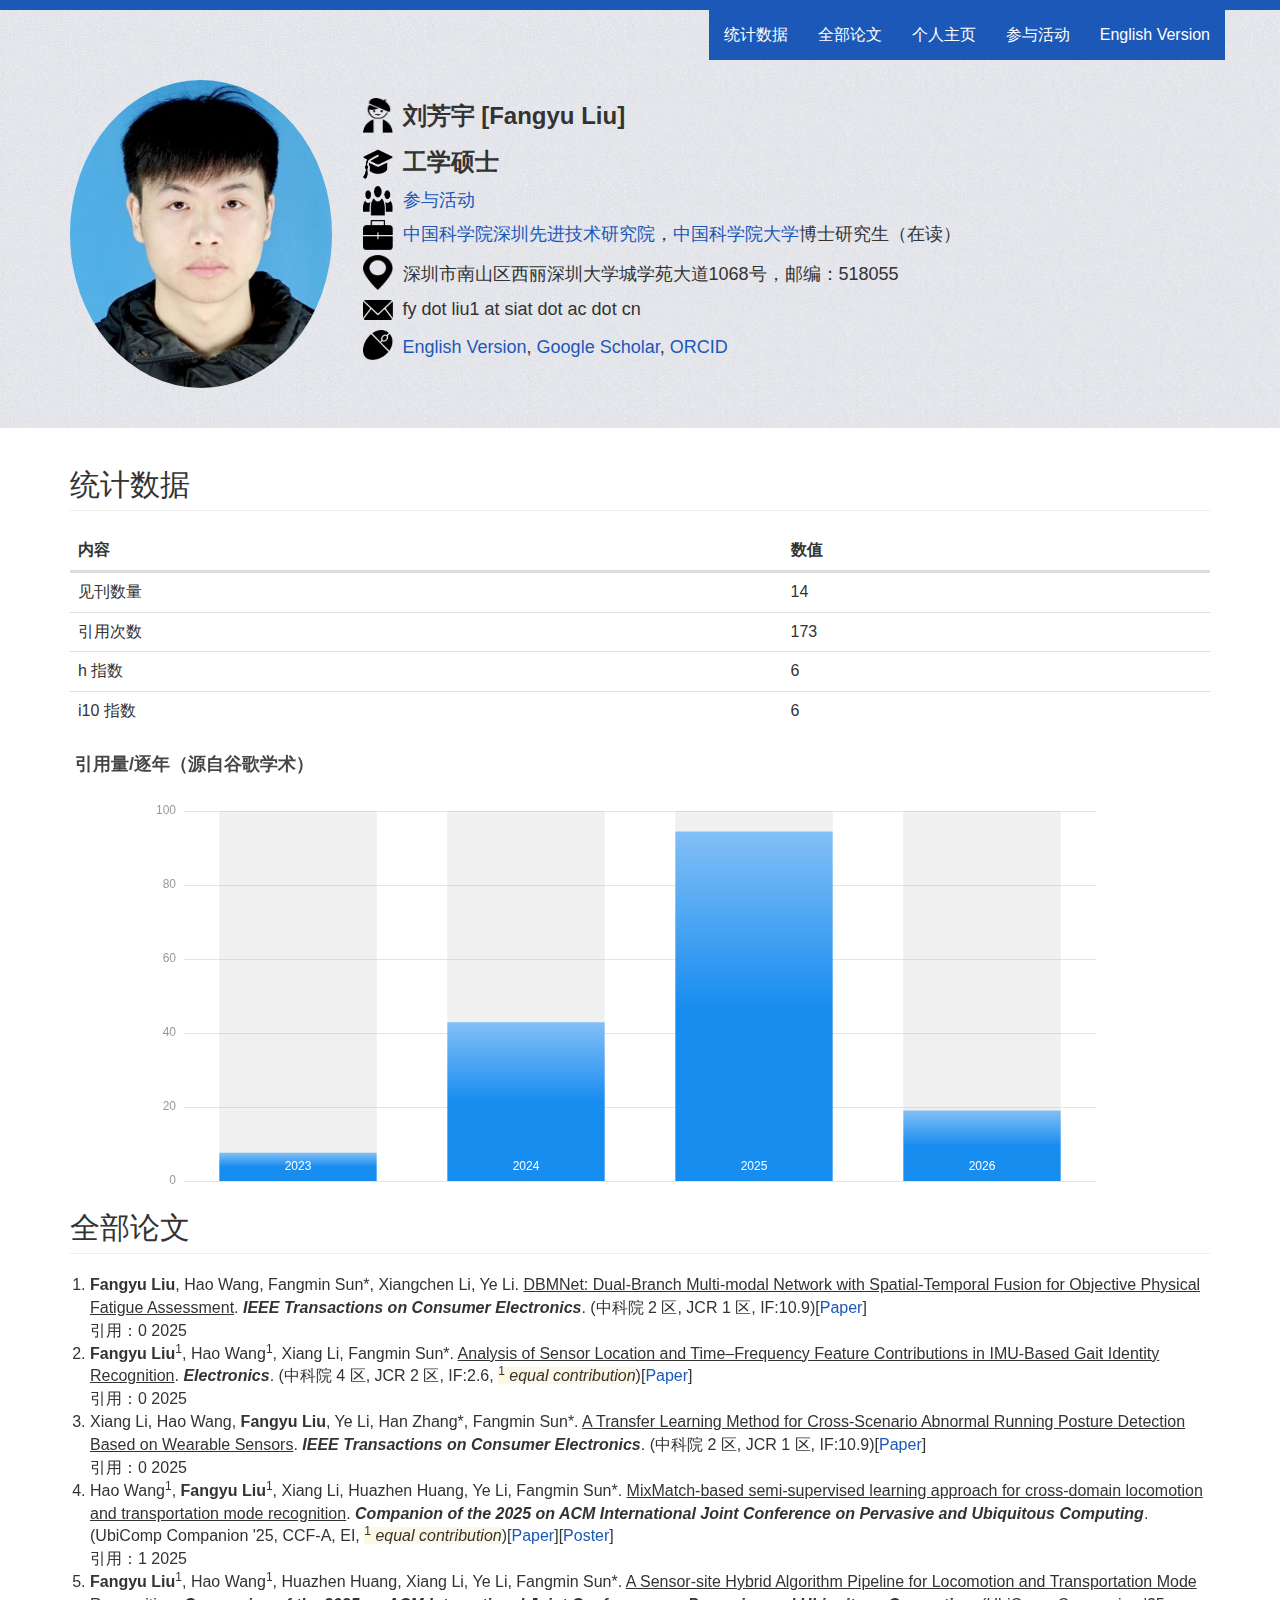
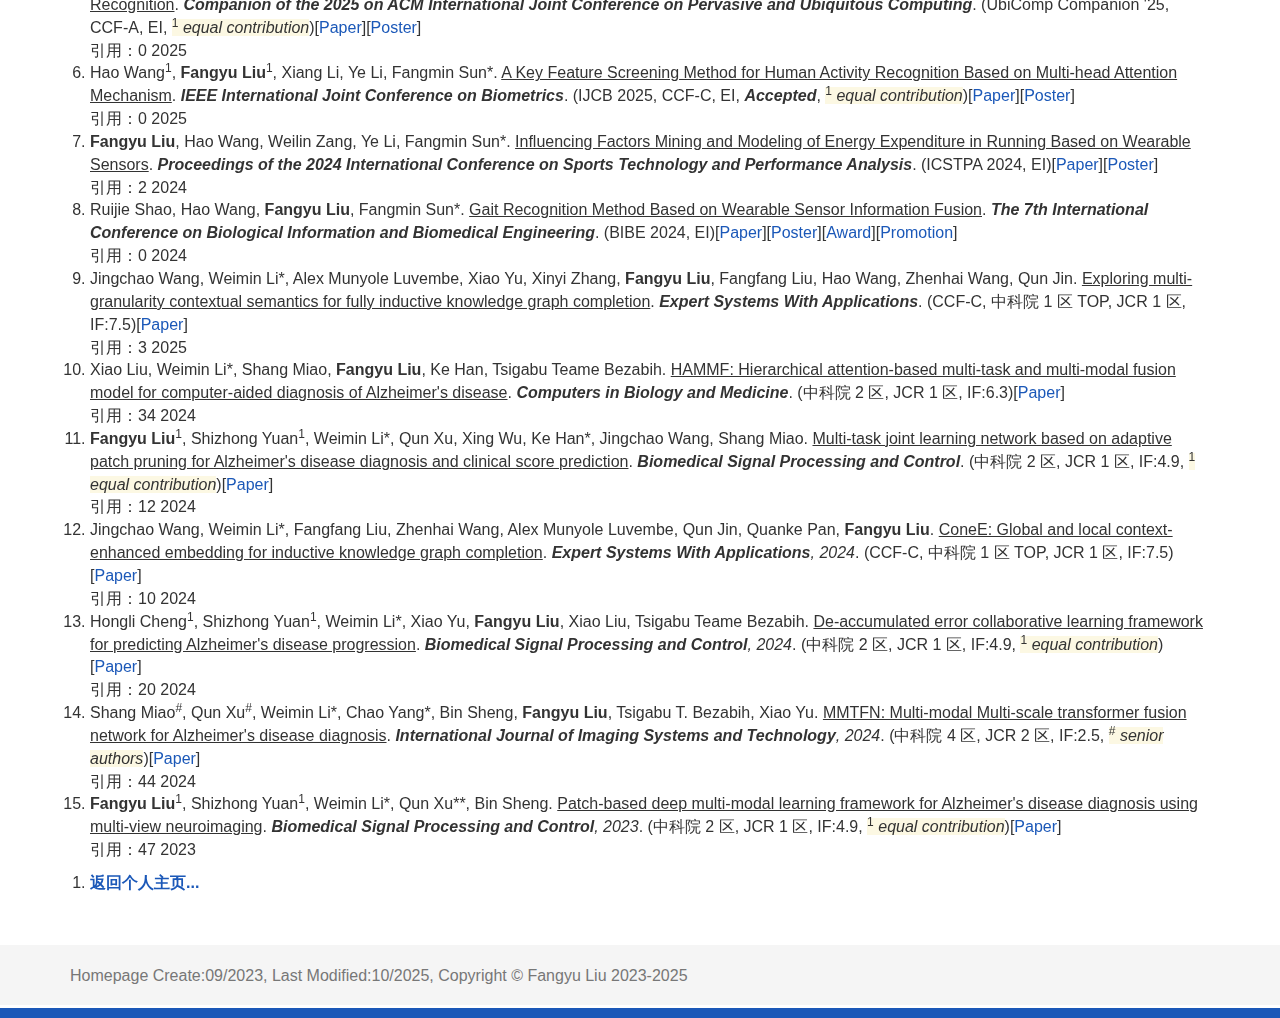
<file: paper.html>
<!--
页面创建:由刘芳宇创建
日期:2021年4月
-->
<!DOCTYPE html>
<html lang="en">

<head><meta http-equiv="Content-Type" content="text/html; charset=UTF-8">
<!-- Meta, title, CSS, favicons, etc. -->
<meta charset="utf-8">
<meta http-equiv="X-UA-Compatible" content="IE=edge">
<meta name="viewport" content="width=device-width, initial-scale=1">
<meta name="description" content="">
<meta name="keywords" content="">
<meta name="author" content="Fangyu Liu">

<title>Fangyu Liu</title>

<!-- Bootstrap core CSS -->
<link href="./css/bootstrap.min.css" rel="stylesheet">
<link href="./css/custom.css" rel="stylesheet">
<link href="./css/syntax.css" rel="stylesheet">
<link rel="icon" type="image/png" href="icon/bachelor.png">
<!--[if lt IE 9]>-->
<!--	<script src="../static/js/ie8-responsive-file-warning.js"></script>-->
<!--<![endif]-->


<!-- HTML5 shim and Respond.js for IE8 support of HTML5 elements and media queries -->
<!--[if lt IE 9]>
  <script src="https://oss.maxcdn.com/html5shiv/3.7.2/html5shiv.min.js"></script>
  <script src="https://oss.maxcdn.com/respond/1.4.2/respond.min.js"></script>
<![endif]-->


  <style type="text/css"></style>
<script>
  (function(i,s,o,g,r,a,m){i['GoogleAnalyticsObject']=r;i[r]=i[r]||function(){
  (i[r].q=i[r].q||[]).push(arguments)},i[r].l=1*new Date();a=s.createElement(o),
  m=s.getElementsByTagName(o)[0];a.async=1;a.src=g;m.parentNode.insertBefore(a,m)
  })(window,document,'script','//www.google-analytics.com/analytics.js','ga');

  ga('create', 'UA-9372397-3', 'auto');
  ga('send', 'pageview');

</script>
</head>

  <body data-twttr-rendered="true">
      <header class="navbar navbar-static-top bs-docs-nav custom_navbar navbar-fixed-top" id="top" role="banner">
    <div class="color_wrapper"></div>
  <div class="container">
    <div class="navbar-header">
      <button class="navbar-toggle collapsed" type="button" data-bs-toggle="collapse" data-bs-target=".bs-navbar-collapse">
        <span class="sr-only">Toggle navigation</span>
        <span class="icon-bar"></span>
        <span class="icon-bar"></span>
        <span class="icon-bar"></span>
      </button>
    </div>
    <nav class="collapse navbar-collapse bs-navbar-collapse">
      <ul class="nav navbar-nav navbar-right">
		<li><a href="#statistical_information">统计数据</a></li>
		<li><a href="#publications">全部论文</a></li>
        <li><a href="index.html#publications">个人主页</a></li>
		<li><a href="./team/activity.html">参与活动</a></li>
		<li><a href="paper_english.html">English Version</a></li>
      </ul>
    </nav>
  </div>
</header>
<div class="nav-space"></div>
  <div class="page-titile-wraper aboutme-wraper">
  <div class="container">
    <div class="row">
      <!-- <div class="col-md-3"><img src="assets/fangyu_liu.jpg" style= "margin-top:20px" class="img-responsive img-circle"></div> -->
	  <!-- 图片列：在手机上占满整行（col-12），中等屏幕以上占3列（col-md-3） -->
	  <div class="col-12 col-md-3 text-center">  <!-- 添加 text-center 使图片居中 -->
		<img src="assets/fangyu_liu.jpg" class="img-responsive img-circle" style="margin: 20px auto;"> 
		  <!-- 限制最大宽度并居中 -->
      </div>
      <div class="col-md-9">
		<br>
		<div style="display: inline;">
			<img src="icon/bachelor.png" width="30px" height="35px" style="float:left;margin-top: 15px;margin-right: 10px;"/>
        	<h3 id="about" style="position: relative;"><b>刘芳宇 [Fangyu Liu]</b></h3>
		</div>
		<div style="display: inline;">
			<img src="icon/hat.png" width="30px" height="30px" style="float:left;margin-top: 10px;margin-right: 10px;"/>
        	<h3 style="position: relative;"><b>工学硕士</b></h3>
		</div>
		<div style="display: inline;">
			<img src="icon/team.png" width="30px" height="30px" style="float:left;margin-right: 10px;"/>
			<h4 style="position: relative;margin-top: 15px;"><a href="./team/activity.html">参与活动</a></h4>
		</div>
		<div style="display: inline;">
			<img src="icon/profession.png" width="30px" height="30px" style="float:left;margin-right: 10px;"/>
			<h4 style="position: relative;margin-top: 15px;"><a href="https://www.siat.ac.cn/" target="_blank">中国科学院深圳先进技术研究院</a>，<a href="https://www.ucas.ac.cn/" target="_blank">中国科学院大学</a>博士研究生（在读）</h4>
		</div>
		<br>
		<div style="display: inline;">
			<img src="icon/office.png" width="30px" height="35px" style="float:left;margin-top: -23px;margin-right: 10px;"/>
			<h4 style="position: relative;margin-top: -13px;">深圳市南山区西丽深圳大学城学苑大道1068号，邮编：518055</h4>
		</div>
		<!--<h4>电话: +86 130, +3 69</h4>-->
		<div style="display: inline;">
			<img src="icon/email.png" width="30px" height="20px" style="float:left;margin-top: 5px;margin-right: 10px;"/>
			<h4 style="position: relative;margin-top: 15px;">fy dot liu1 at siat dot ac dot cn</h4>
		</div>
		<br>
		<div style="display: inline;">
			<img src="icon/click1.png" width="30px" height="30px" style="float:left;margin-top: -23px;margin-right: 10px;"/>
			<h4 style="position: relative;margin-top: -15px;"><a href="./paper_english.html">English Version</a>, <a href="https://scholar.google.com/citations?user=dR2OCZ8AAAAJ">Google Scholar</a>, <a href="https://orcid.org/0000-0001-8332-0154">ORCID</a></h4>
		</div>
		<br>
      </div>
    </div>
  </div>
</div>

<div class="container">
	<div class="row">
		<div class="col-md-12" role="main">
			<h2 id="statistical_information" class="page-header">统计数据</h2>
			<div class="row">
			  <div class="col-lg-12">
				<!-- 使用 Bootstrap 创建表格 -->
				<table class="table">
				  <thead>
					<tr>
					  <th scope="col">内容</th>
					  <th scope="col">数值</th>
					</tr>
				  </thead>
				  <tbody id="tableBody">
					<!-- JavaScript 将动态插入表格内容 -->
				  </tbody>
				</table>
			  </div>
			</div>
			<!-- 利用 Bootstrap 网格系统创建容器 -->
			<div class="row">
			  <div class="col-lg-12">
				<!-- 设置 echarts 图表容器的大小 -->
				<div id="echarts_bar" style="width: 100%; height: 500px;"></div>
			  </div>
			</div>
			<h2 id="publications" class="page-header">全部论文</h2>
			<div class="row">
				<div class="col-md-12">
					<ol class="papers-list-1" id="grants0">
                        <li>
                            <div class="paper-content">
                                <b>Fangyu Liu</b>, Hao Wang, Fangmin Sun*, Xiangchen Li, Ye Li. <u> DBMNet: Dual-Branch Multi-modal Network with Spatial-Temporal Fusion for Objective Physical Fatigue Assessment</u>. <i><b> IEEE Transactions on Consumer Electronics</b></i>. (中科院 2 区, JCR 1 区, IF:10.9)[<a href="https://doi.org/10.1109/TCE.2025.3618484" target="_blank">Paper</a>]
                            </div>
                            <div class="paper-meta">
                                <span class="paper-citations">引用：0</span>
                                <span class="paper-year">2025</span>
                            </div>
                        </li>
                        <li>
                            <div class="paper-content">
                                <b>Fangyu Liu</b><sup>1</sup>, Hao Wang<sup>1</sup>, Xiang Li, Fangmin Sun*. <u> Analysis of Sensor Location and Time–Frequency Feature Contributions in IMU-Based Gait Identity Recognition</u>. <i><b> Electronics</b></i>. (中科院 4 区, JCR 2 区, IF:2.6, <span style="background-color: rgb(252, 248, 227);"><sup>1</sup> <i>equal contribution</i></span>)[<a href="https://doi.org/10.3390/electronics14193905" target="_blank">Paper</a>]
                            </div>
                            <div class="paper-meta">
                                <span class="paper-citations">引用：0</span>
                                <span class="paper-year">2025</span>
                            </div>
                        </li>
                        <li>
                            <div class="paper-content">
                                Xiang Li, Hao Wang, <b>Fangyu Liu</b>, Ye Li, Han Zhang*, Fangmin Sun*. <u> A Transfer Learning Method for Cross-Scenario Abnormal Running Posture Detection Based on Wearable Sensors</u>. <i><b> IEEE Transactions on Consumer Electronics</b></i>. (中科院 2 区, JCR 1 区, IF:10.9)[<a href="https://doi.org/10.1109/TCE.2025.3600827" target="_blank">Paper</a>]
                            </div>
                            <div class="paper-meta">
                                <span class="paper-citations">引用：0</span>
                                <span class="paper-year">2025</span>
                            </div>
                        </li>
                        <li>
                            <div class="paper-content">
                                Hao Wang<sup>1</sup>, <b>Fangyu Liu</b><sup>1</sup>, Xiang Li, Huazhen Huang, Ye Li, Fangmin Sun*. <u> MixMatch-based semi-supervised learning approach for cross-domain locomotion and transportation mode recognition</u>. <i><b> Companion of the 2025 on ACM International Joint Conference on Pervasive and Ubiquitous Computing</b></i>. (UbiComp Companion '25, CCF-A, EI, <span style="background-color: rgb(252, 248, 227);"><sup>1</sup> <i>equal contribution</i></span>)[<a href="https://doi.org/10.1145/3714394.3756209" target="_blank">Paper</a>][<a href="team/activities/Poster5.pdf" target="_blank">Poster</a>]
                            </div>
                            <div class="paper-meta">
                                <span class="paper-citations">引用：0</span>
                                <span class="paper-year">2025</span>
                            </div>
                        </li>
                        <li>
                            <div class="paper-content">
                                <b>Fangyu Liu</b><sup>1</sup>, Hao Wang<sup>1</sup>, Huazhen Huang, Xiang Li, Ye Li, Fangmin Sun*. <u> A Sensor-site Hybrid Algorithm Pipeline for Locomotion and Transportation Mode Recognition</u>. <i><b> Companion of the 2025 on ACM International Joint Conference on Pervasive and Ubiquitous Computing</b></i>. (UbiComp Companion '25, CCF-A, EI, <span style="background-color: rgb(252, 248, 227);"><sup>1</sup> <i>equal contribution</i></span>)[<a href="https://doi.org/10.1145/3714394.3756200" target="_blank">Paper</a>][<a href="team/activities/Poster4.pdf" target="_blank">Poster</a>]
                            </div>
                            <div class="paper-meta">
                                <span class="paper-citations">引用：0</span>
                                <span class="paper-year">2025</span>
                            </div>
                        </li>
                        <li>
                            <div class="paper-content">
                                Hao Wang<sup>1</sup>, <b>Fangyu Liu</b><sup>1</sup>, Xiang Li, Ye Li, Fangmin Sun*. <u> A Key Feature Screening Method for Human Activity Recognition Based on Multi-head Attention Mechanism</u>. <i><b> IEEE International Joint Conference on Biometrics</b></i>. (IJCB 2025, CCF-C, EI, <i><b>Accepted</b></i>, <span style="background-color: rgb(252, 248, 227);"><sup>1</sup> <i>equal contribution</i></span>)[<a href="https://doi.org/10.1109/IJCB65343.2025.11410796" target="_blank">Paper</a>][<a href="team/activities/Poster3.pdf" target="_blank">Poster</a>]
                            </div>
                            <div class="paper-meta">
                                <span class="paper-citations">引用：0</span>
                                <span class="paper-year">2025</span>
                            </div>
                        </li>
                        <li>
                            <div class="paper-content">
                                <b>Fangyu Liu</b>, Hao Wang, Weilin Zang, Ye Li, Fangmin Sun*. <u> Influencing Factors Mining and Modeling of Energy Expenditure in Running Based on Wearable Sensors</u>. <i><b> Proceedings of the 2024 International Conference on Sports Technology and Performance Analysis</b></i>. (ICSTPA 2024, EI)[<a href="https://doi.org/10.1145/3723936.3723943" target="_blank">Paper</a>][<a href="team/activities/Poster2.pdf" target="_blank">Poster</a>]
                            </div>
                            <div class="paper-meta">
                                <span class="paper-citations">引用：0</span>
                                <span class="paper-year">2024</span>
                            </div>
                        </li>
                        <li>
                            <div class="paper-content">
                                Ruijie Shao, Hao Wang, <b>Fangyu Liu</b>, Fangmin Sun*. <u> Gait Recognition Method Based on Wearable Sensor Information Fusion</u>. <i><b> The 7th International Conference on Biological Information and Biomedical Engineering</b></i>. (BIBE 2024, EI)[<a href="https://ieeexplore.ieee.org/abstract/document/10830681" target="_blank">Paper</a>][<a href="team/activities/Poster1.pdf" target="_blank">Poster</a>][<a href="team/activities/BIBE 2024 - Most Influencial Paper Award.pdf" target="_blank">Award</a>][<a href="https://mp.weixin.qq.com/s/JQhbjR142JafRyYETr95fg" target="_blank">Promotion</a>]
                            </div>
                            <div class="paper-meta">
                                <span class="paper-citations">引用：0</span>
                                <span class="paper-year">2024</span>
                            </div>
                        </li>
                        <li>
                            <div class="paper-content">
                                Jingchao Wang, Weimin Li*, Alex Munyole Luvembe, Xiao Yu, Xinyi Zhang, <b>Fangyu Liu</b>, Fangfang Liu, Hao Wang, Zhenhai Wang, Qun Jin. <u> Exploring multi-granularity contextual semantics for fully inductive knowledge graph completion</u>. <i><b> Expert Systems With Applications</b></i>. (CCF-C, 中科院 1 区 TOP, JCR 1 区, IF:7.5)[<a href="https://doi.org/10.1016/j.eswa.2024.125407" target="_blank">Paper</a>]
                            </div>
                            <div class="paper-meta">
                                <span class="paper-citations">引用：0</span>
                                <span class="paper-year">2025</span>
                            </div>
                        </li>
                        <li>
                            <div class="paper-content">
                                Xiao Liu, Weimin Li*, Shang Miao, <b>Fangyu Liu</b>, Ke Han, Tsigabu Teame Bezabih. <u> HAMMF: Hierarchical attention-based multi-task and multi-modal fusion model for computer-aided diagnosis of Alzheimer's disease</u>. <i><b> Computers in Biology and Medicine</b></i>. (中科院 2 区, JCR 1 区, IF:6.3)[<a href="https://doi.org/10.1016/j.compbiomed.2024.108564" target="_blank">Paper</a>]
                            </div>
                            <div class="paper-meta">
                                <span class="paper-citations">引用：0</span>
                                <span class="paper-year">2024</span>
                            </div>
                        </li>
                        <li>
                            <div class="paper-content">
                                <b>Fangyu Liu</b><sup>1</sup>, Shizhong Yuan<sup>1</sup>, Weimin Li*, Qun Xu, Xing Wu, Ke Han*, Jingchao Wang, Shang Miao. <u> Multi-task joint learning network based on adaptive patch pruning for Alzheimer's disease diagnosis and clinical score prediction</u>. <i><b> Biomedical Signal Processing and Control</b></i>. (中科院 2 区, JCR 1 区, IF:4.9, <span style="background-color: rgb(252, 248, 227);"><sup>1</sup> <i>equal contribution</i></span>)[<a href="https://doi.org/10.1016/j.bspc.2024.106398" target="_blank">Paper</a>]
                            </div>
                            <div class="paper-meta">
                                <span class="paper-citations">引用：0</span>
                                <span class="paper-year">2024</span>
                            </div>
                        </li>
                        <li>
                            <div class="paper-content">
                                Jingchao Wang, Weimin Li*, Fangfang Liu, Zhenhai Wang, Alex Munyole Luvembe, Qun Jin, Quanke Pan, <b>Fangyu Liu</b>. <u> ConeE: Global and local context-enhanced embedding for inductive knowledge graph completion</u>. <i><b> Expert Systems With Applications</b>, 2024</i>. (CCF-C, 中科院 1 区 TOP, JCR 1 区, IF:7.5)[<a href="https://doi.org/10.1016/j.eswa.2023.123116" target="_blank">Paper</a>]
                            </div>
                            <div class="paper-meta">
                                <span class="paper-citations">引用：0</span>
                                <span class="paper-year">2024</span>
                            </div>
                        </li>
                        <li>
                            <div class="paper-content">
                                Hongli Cheng<sup>1</sup>, Shizhong Yuan<sup>1</sup>, Weimin Li*, Xiao Yu, <b>Fangyu Liu</b>, Xiao Liu, Tsigabu Teame Bezabih. <u> De-accumulated error collaborative learning framework for predicting Alzheimer's disease progression</u>. <i><b> Biomedical Signal Processing and Control</b>, 2024</i>. (中科院 2 区, JCR 1 区, IF:4.9, <span style="background-color: rgb(252, 248, 227);"><sup>1</sup> <i>equal contribution</i></span>)[<a href="https://doi.org/10.1016/j.bspc.2023.105767" target="_blank">Paper</a>]
                            </div>
                            <div class="paper-meta">
                                <span class="paper-citations">引用：0</span>
                                <span class="paper-year">2024</span>
                            </div>
                        </li>
                        <li>
                            <div class="paper-content">
                                Shang Miao<sup>#</sup>, Qun Xu<sup>#</sup>, Weimin Li*, Chao Yang*, Bin Sheng, <b>Fangyu Liu</b>, Tsigabu T. Bezabih, Xiao Yu. <u> MMTFN: Multi-modal Multi-scale transformer fusion network for Alzheimer's disease diagnosis</u>. <i><b> International Journal of Imaging Systems and Technology</b>, 2024</i>. (中科院 4 区, JCR 2 区, IF:2.5, <span style="background-color: rgb(252, 248, 227);"><sup>#</sup> <i>senior authors</i></span>)[<a href="https://doi.org/10.1002/ima.22970" target="_blank">Paper</a>]
                            </div>
                            <div class="paper-meta">
                                <span class="paper-citations">引用：0</span>
                                <span class="paper-year">2024</span>
                            </div>
                        </li>
                        <li>
                            <div class="paper-content">
                                <b>Fangyu Liu</b><sup>1</sup>, Shizhong Yuan<sup>1</sup>, Weimin Li*, Qun Xu**, Bin Sheng. <u> Patch-based deep multi-modal learning framework for Alzheimer's disease diagnosis using multi-view neuroimaging</u>. <i><b> Biomedical Signal Processing and Control</b>, 2023</i>. (中科院 2 区, JCR 1 区, IF:4.9, <span style="background-color: rgb(252, 248, 227);"><sup>1</sup> <i>equal contribution</i></span>)[<a href="https://doi.org/10.1016/j.bspc.2022.104400" target="_blank">Paper</a>]
                            </div>
                            <div class="paper-meta">
                                <span class="paper-citations">引用：0</span>
                                <span class="paper-year">2023</span>
                            </div>
                        </li>
<!--						<li>-->
<!--							Jingchao Wang, Weimin Li*, Fangfang Liu, Zhenhai Wang, Alex Munyole Luvembe, Qun Jin, Quanke Pan, <b>Fangyu Liu</b>. <u> ConeE: Global and Local Context-enhanced Embedding for Inductive Knowledge Graph Completion</u>. <i><b> Expert Systems With Applications</b>, 2023</i>. (中科院 1 区, JCR 1 区, IF:8.5, <i><b>Accept</b></i>)[<a href="https://fangyuliu-2023.github.io/paper.html#publications">Paper</a>]-->
<!--						</li>-->
					</ol>
                    <ol class="return-list" id="grants1">
                        <li>
                            <b><a href="index.html#publications">返回个人主页...</a></b>
                        </li>
                    </ol>
				</div>
			</div>
		</div>
	</div>
</div>


<footer class="footer">
	<div class="container">
		<p class="text-muted">Homepage Create:09/2023, Last Modified:10/2025, Copyright © Fangyu Liu 2023-2025</p>
	</div>
	<div class="color_wrapper"></div>
</footer>

    <!-- Bootstrap core JavaScript
    ================================================== -->
    <!-- Placed at the end of the document so the pages load faster -->
	<script src="./Javascript/jquery.min.js"></script>
    <script src="./Javascript/bootstrap.min.js"></script>
	<script src="./Javascript/echarts.js"></script>
	<script src="./Javascript/echarts.min.js"></script>
    <!-- IE10 viewport hack for Surface/desktop Windows 10 bug -->
<!--    <script src="js/ie10-viewport-bug-workaround.js"></script>-->
	<!-- 为按钮添加点击事件 -->
	<script>
		$(document).ready(function(){
		  // 监听窗口宽度变化
		  $(window).resize(function() {
			if ($(window).width() < 768) { // 假设小屏的阈值为768px
			  // 先移除之前的事件监听器，预防尺寸变化重复绑定监听事件
			  $(".navbar-toggle").off('click');
			  $('.navbar-collapse a').off('click');

			  // 监听导航栏按钮的点击事件
			  $(".navbar-toggle").click(function(){
				$(".bs-navbar-collapse").toggleClass("in");
				$(this).toggleClass("collapsed"); // 切换按钮的collapsed类
			  });

			  // 监听导航栏链接的点击事件
			  $('.navbar-collapse a').on('click', function () {
				  $(".navbar-toggle").click(); // 触发导航栏按钮的点击事件，使导航栏收缩
			  });
			}
		  }).trigger('resize'); // 初始触发一次resize事件以应用事件监听器
		});
	</script>
    <script>
		fetch('./assets/citation_data.json')
			.then(response => response.json())
			.then(citation_data => {
				var words_threshold = 0.7
				// 检查 citation_data 是否存在以及是否包含 years_citations
				if (citation_data) {
				// 从 citation_data 中读取 years_citations 对象
				var citations_per_year_obj = citation_data["citations_per_year"];

				// 检查 years_citations_obj 是否为对象
				if (typeof citations_per_year_obj === "object") {
					// 使用 Object.keys() 和 Object.values() 读取键值对
					var years = Object.keys(citations_per_year_obj);
					var citations_per_year = Object.values(citations_per_year_obj);

					// 打印结果检查
					// console.log("Years:", years);
					// console.log("Citations per year:", citations_per_year);

					// 继续执行你的逻辑

					// 设置echarts图表
					var chartDom = document.getElementById("echarts_bar");
					var myChart = echarts.init(chartDom);
					var option;

					// option = {
					//   title: {
					//     text: ' Citations per year',
					// 	// subtext: ''
					//   },
					//   tooltip: {
					// 	trigger: 'axis',
					// 	axisPointer: {
					// 	  type: 'shadow'
					// 	}
					//   },
					//   grid: {
					// 	left: '3%',
					// 	right: '4%',
					// 	bottom: '3%',
					// 	containLabel: true
					//   },
					//   xAxis: [
					// 	{
					// 	  type: 'category',
					// 	  // data: ['Mon', 'Tue', 'Wed', 'Thu', 'Fri', 'Sat', 'Sun'],
					// 	  data: years,
					// 	  axisTick: {
					// 		alignWithLabel: true
					// 	  }
					// 	}
					//   ],
					//   yAxis: [
					// 	{
					// 	  type: 'value'
					// 	}
					//   ],
					//   series: [
					// 	{
					// 	  name: 'Direct',
					// 	  type: 'bar',
					// 	  barWidth: '60%',
					// 	  // data: [10, 52, 200, 334, 390, 330, 220],
					// 	  data: citations_per_year
					// 	}
					//   ]
					// };
					//
					// option && myChart.setOption(option);

					// prettier-ignore
					// let dataAxis = ['2023', '击', '柱', '子', '或', '者', '两', '指', '在', '触', '屏', '上', '滑', '动', '能', '够', '自', '动', '缩', '放'];
					// prettier-ignore
					// let data = [220, 182, 191, 234, 290, 330, 310, 123, 442, 321, 90, 149, 210, 122, 133, 334, 198, 123, 125, 220];

					let yMax = citation_data["total_citations"];
					let dataShadow = [];
					for (let i = 0; i < citations_per_year.length; i++) {
					  dataShadow.push(yMax);
					}
					option = {
					  tooltip: {
						trigger: 'axis',
						axisPointer: {
						  type: 'shadow'
						}
					  },
					  title: {
						text: '引用量/逐年（源自谷歌学术）',
						// subtext: ''
					  },
					  xAxis: {
						// data: ['2023', '击', '柱', '子', '或', '者', '两', '指', '在', '触', '屏', '上', '滑', '动', '能', '够', '自', '动', '缩', '放'],
						data: years,
						axisLabel: {
						  inside: true,
						  color: '#fff'
						},
						axisTick: {
						  show: false
						},
						axisLine: {
						  show: false
						},
						z: 10
					  },
					  yAxis: {
						axisLine: {
						  show: false
						},
						axisTick: {
						  show: false
						},
						axisLabel: {
						  color: '#999'
						}
					  },
					  dataZoom: [
						{
						  type: 'inside'
						}
					  ],
					  series: [
						{
						  type: 'bar',
						  showBackground: true,
						  itemStyle: {
							color: new echarts.graphic.LinearGradient(0, 0, 0, 1, [
							  { offset: 0, color: '#83bff6' },
							  { offset: 0.5, color: '#188df0' },
							  { offset: 1, color: '#188df0' }
							])
						  },
						  emphasis: {
							itemStyle: {
							  color: new echarts.graphic.LinearGradient(0, 0, 0, 1, [
								{ offset: 0, color: '#2378f7' },
								{ offset: 0.7, color: '#2378f7' },
								{ offset: 1, color: '#83bff6' }
							  ])
							}
						  },
						  // data:[220, 182, 191, 234, 290, 330, 310, 123, 442, 321, 90, 149, 210, 122, 133, 334, 198, 123, 125, 220]
						  data: citations_per_year
						}
					  ]
					};
					// Enable data zoom when user click bar.
					const zoomSize = 6;
					myChart.on('click', function (params) {
					  // console.log(years[Math.max(params.dataIndex - zoomSize / 2, 0)]);
					  myChart.dispatchAction({
						type: 'dataZoom',
						startValue: years[Math.max(params.dataIndex - zoomSize / 2, 0)],
						endValue:
						  years[Math.min(params.dataIndex + zoomSize / 2, citations_per_year.length - 1)]
					  });
					});

					option && myChart.setOption(option);

				} else {
					console.error("citations_per_year is not an object.");
				}

					// 创建一个包含论文标题和引用数量的字典
					var citations = {};

					// 遍历论文数据，将标题和引用数量存入字典
					citation_data.publications.forEach(function(publication) {
						citations[publication.title] = publication.citations;
					});

					// 获取所有论文列表项
					var paperItems = document.querySelectorAll(".papers-list-1 li");

					// 将 NodeList 转换为数组并反转
        			var paperItemsArray = Array.from(paperItems).reverse();

					// 遍历每个论文列表项
					// paperItemsArray.forEach(function(item) {
					for (var i = 0; i < paperItemsArray.length; i++) {
						var item = paperItemsArray[i];
						var found = false;
						// 获取 <u> 元素
        				var uElement = item.querySelector('u');
                        // 从每个列表项中查找具有 paper-citations 类的 span 元素
        				var citationsSpan = item.querySelector("span.paper-citations");
						// 获取 <u> 元素中的文本内容
        				var uText = uElement.textContent.trim();
        				//正则表达式 /\s+/：匹配一个或多个空白字符，包括空格、制表符、换行符等。
						//分割方式：split(/\s+/) 将字符串 title 按照一个或多个连续的空白字符进行分割。
        				var elementTitleWords = uText.split(/\s+/);
        				// console.log(elementTitleWords);
						// 定义匹配阈值
						// var words_threshold = citation_data['words_threshold'];
						// 遍历字典中的每个论文标题
						// Object.keys(citations).forEach(function(title) {
						// 获取字典中的所有键
						var titleKeys = Object.keys(citations);
						// 使用 for 循环遍历这些键
						for (var k = 0; k < titleKeys.length; k++) {
							var title = titleKeys[k]; // 当前的键（论文标题）
							var titleWords = title.split(/\s+/);
							// console.log(item);
							// console.log(elementTitleWords);
							// console.log(titleWords);
							var matchedWords = 0;
							// 统计当前论文标题中与列表项文本内容匹配的单词数量
							// titleWords.forEach(function(word) {
							// 	if (item.textContent.includes(word)) {
							// 		matchedWords++;
							// 	}
							// });
							// 获取较小的长度
        					var smallerLength = Math.min(titleWords.length, elementTitleWords.length);
        					// 从单词包含在内的判断 -》 改为逐词串相等匹配，尽量与谷歌学术论文标题给出一致
							for (var t = 0; t < smallerLength; t++) {
								if (titleWords[t] == elementTitleWords[t]) {
									matchedWords++;
								}
							}
							// 计算匹配概率
							var matchProbability = matchedWords / smallerLength;
							// console.log(matchProbability);
							// 如果匹配概率达到阈值，则认为匹配成功
							if (matchProbability >= words_threshold) {
								var citationCount = citations[title];
								var citationText = "引用：" + citationCount;
                                citationsSpan.textContent = citationText
								// var citationElement = document.createElement("span");
								// citationElement.textContent = citationText;
								// citationElement.style.marginLeft = "10px"; // 设置引用数量的样式
								// item.appendChild(citationElement);
								// 移除指定的键值对
								delete citations[title];
								// 匹配成功后跳出循环，避免重复添加引用数量信息
								found = true;
								break;
							}
							// // 如果论文标题存在于当前列表项中
							// if (item.textContent.includes(title)) {
							// 	var citationCount = citations[title];
							// 	var citationText = "Cited by：" + citationCount;
							// 	var citationElement = document.createElement("span");
							// 	citationElement.textContent = citationText;
							// 	citationElement.style.marginLeft = "10px"; // 设置引用数量的样式
							// 	item.appendChild(citationElement);
							// 	found = true;
							// }
						// });
						}
						// // 如果没有找到对应的论文标题，则引用数量设为0
						// if (!found) {
						// 	var citationText = "Cited by：0";
						// 	var citationElement = document.createElement("span");
						// 	citationElement.textContent = citationText;
						// 	citationElement.style.marginLeft = "10px"; // 设置引用数量的样式
						// 	item.appendChild(citationElement);
						// }
					// });
					}

					// 设置表格
					// JavaScript 动态生成表格内容
					var tableBody = document.getElementById("tableBody");
					var data_statistics = [
					{ index: "见刊数量", value: citation_data['num_papers'] },
					{ index: "引用次数", value: citation_data['total_citations'] },
					{ index: "h 指数", value: citation_data['h'] },
					{ index: "i10 指数", value: citation_data['i10'] },
					// 可以根据需要添加更多的数据
					];

					data_statistics.forEach(function(statistic) {
					var row = document.createElement("tr");
					row.innerHTML = "<td>" + statistic.index + "</td><td>" + statistic.value + "</td>";
					tableBody.appendChild(row);
					});
				} else {
					console.error("citation_data or citations_per_year not found in the JSON data.");
				}
				})
			.catch(error => {
				console.error('Error:', error);
			});
	</script>
  </body>

</html>
</file>
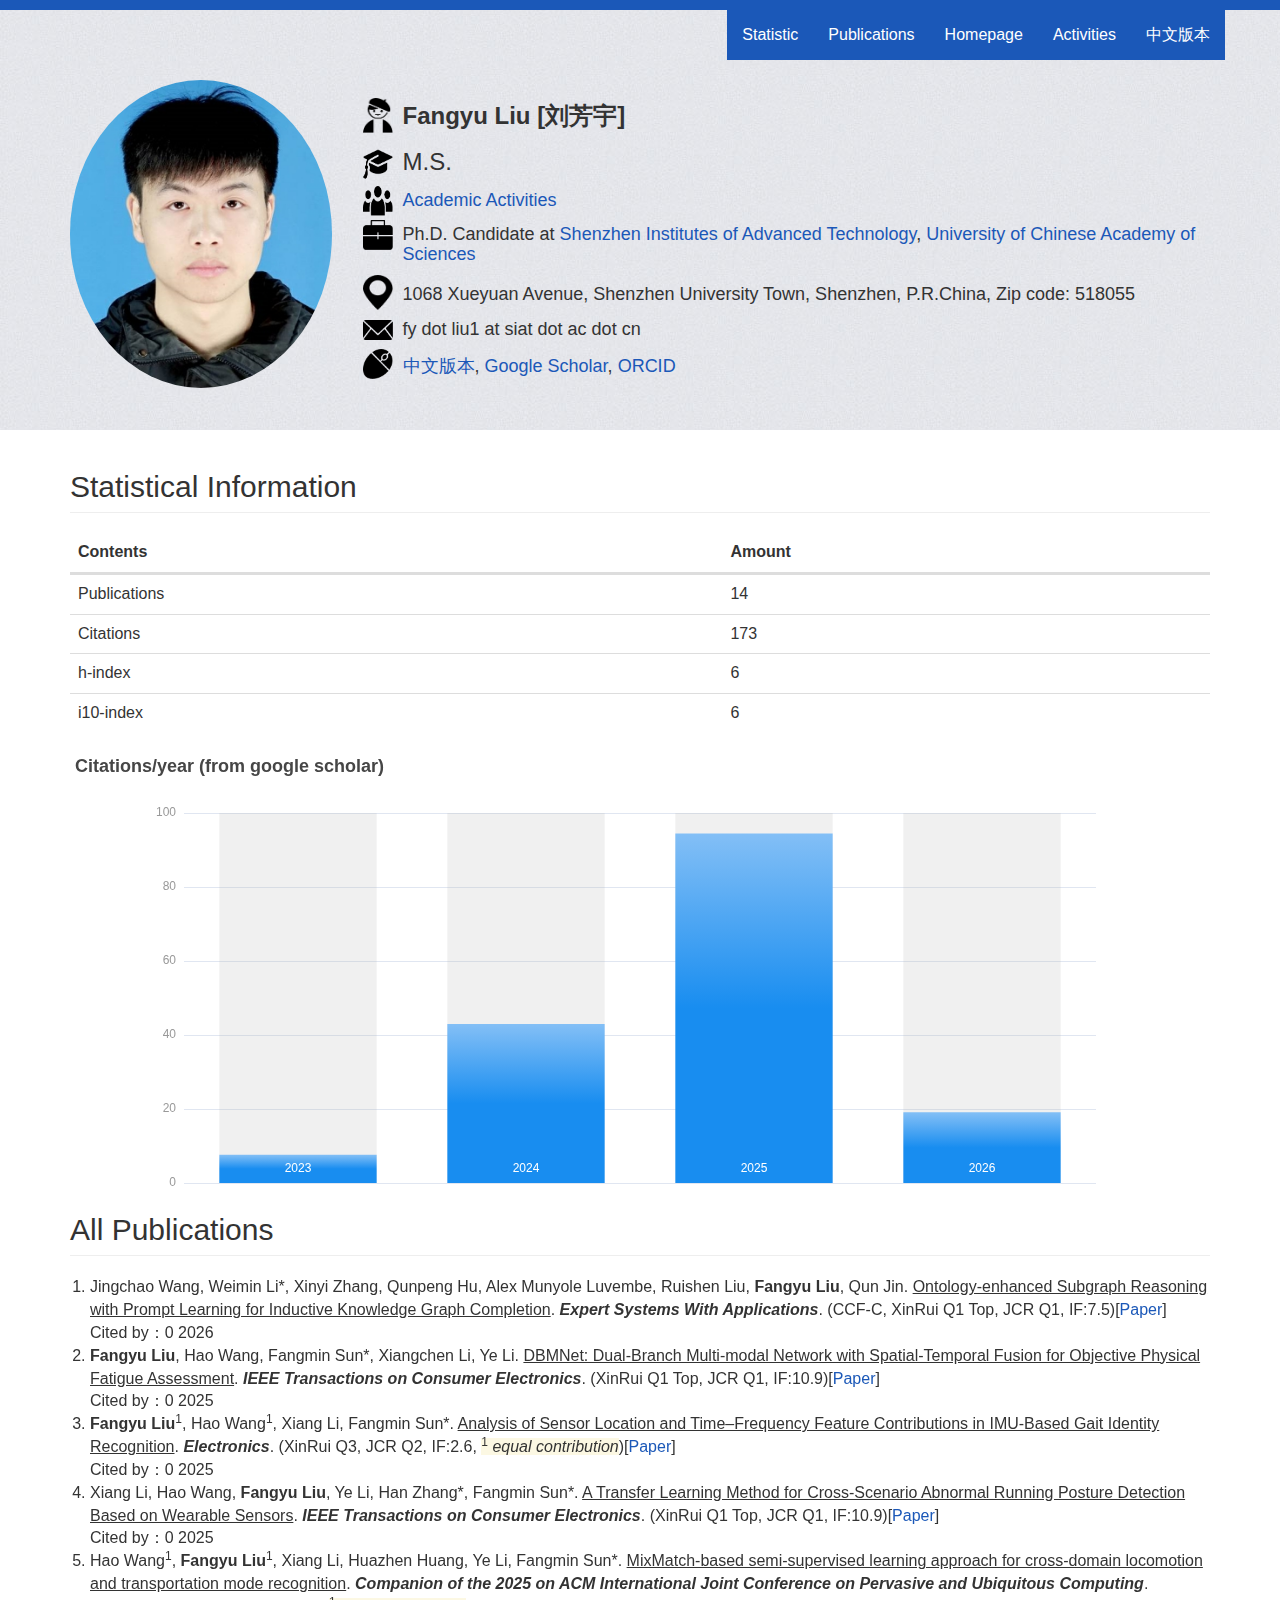
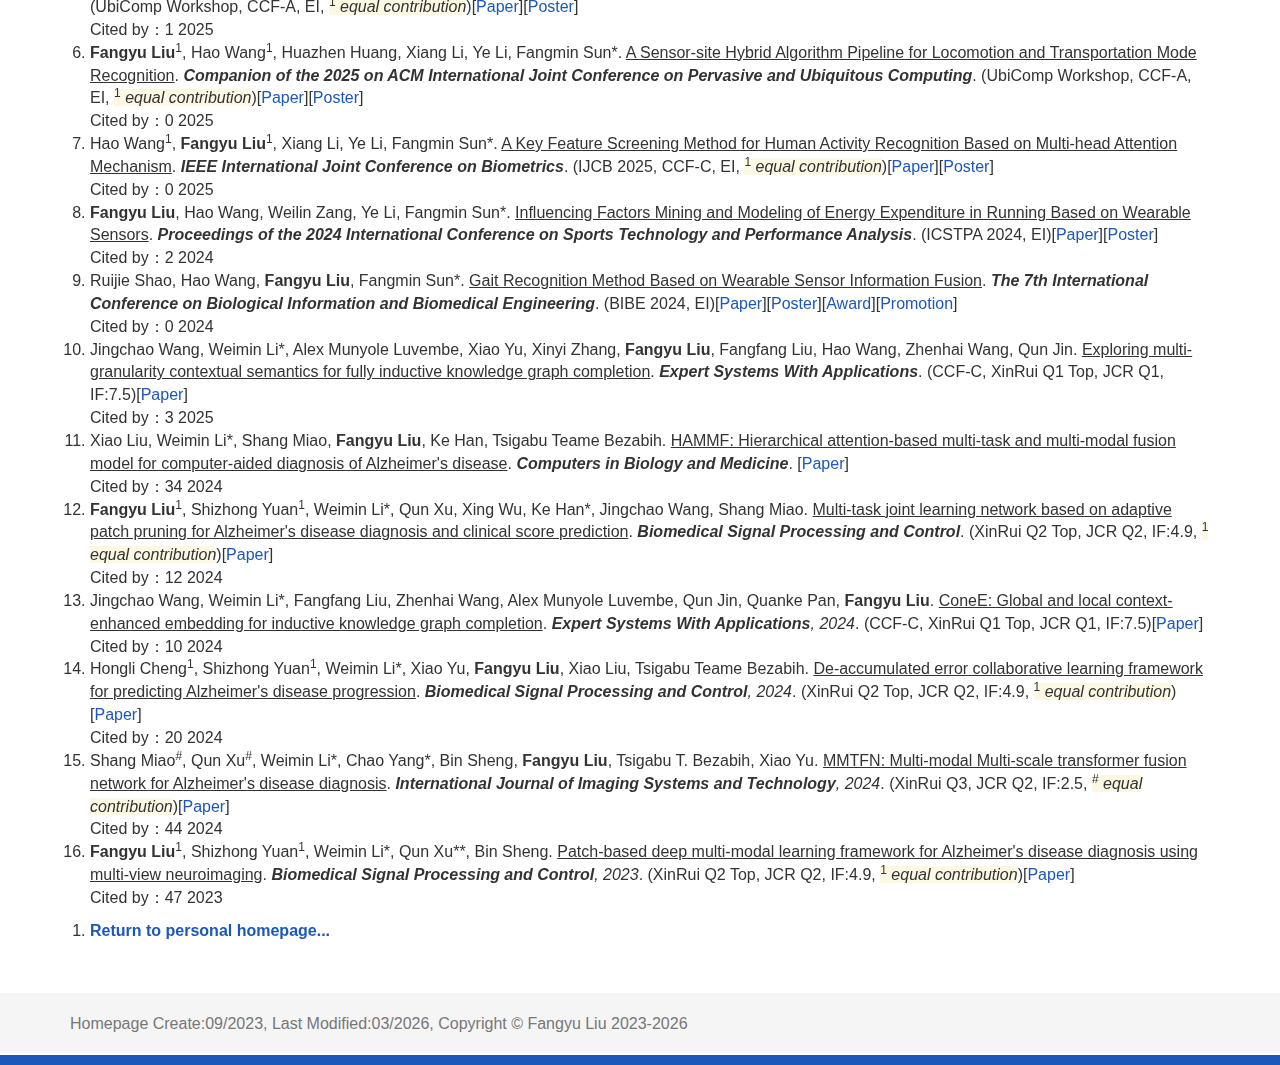
<file: paper_english.html>
<!--
create: Fangyu Liu
date:April 2021
-->
<!DOCTYPE html>
<html lang="en">
  <head><meta http-equiv="Content-Type" content="text/html; charset=UTF-8">
<!-- Meta, title, CSS, favicons, etc. -->
<meta charset="utf-8">
<meta http-equiv="X-UA-Compatible" content="IE=edge">
<meta name="viewport" content="width=device-width, initial-scale=1">
<meta name="description" content="">
<meta name="keywords" content="">
<meta name="author" content="Fangyu Liu">

<title>Fangyu Liu</title>

<!-- Bootstrap core CSS -->
<link href="./css/bootstrap.min.css" rel="stylesheet">
<link href="./css/custom.css" rel="stylesheet">
<link href="./css/syntax.css" rel="stylesheet">
<link rel="icon" type="image/png" href="icon/bachelor.png">
<!--[if lt IE 9]>-->
<!--	<script src="../static/js/ie8-responsive-file-warning.js"></script>-->
<!--<![endif]-->

<!-- HTML5 shim and Respond.js for IE8 support of HTML5 elements and media queries -->
<!--[if lt IE 9]>
  <script src="https://oss.maxcdn.com/html5shiv/3.7.2/html5shiv.min.js"></script>
  <script src="https://oss.maxcdn.com/respond/1.4.2/respond.min.js"></script>
<![endif]-->

  <style type="text/css"></style>
<script>
  (function(i,s,o,g,r,a,m){i['GoogleAnalyticsObject']=r;i[r]=i[r]||function(){
  (i[r].q=i[r].q||[]).push(arguments)},i[r].l=1*new Date();a=s.createElement(o),
  m=s.getElementsByTagName(o)[0];a.async=1;a.src=g;m.parentNode.insertBefore(a,m)
  })(window,document,'script','//www.google-analytics.com/analytics.js','ga');

  ga('create', 'UA-9372397-3', 'auto');
  ga('send', 'pageview');

</script>
</head>
  <body data-twttr-rendered="true">
      <header class="navbar navbar-static-top bs-docs-nav custom_navbar navbar-fixed-top" id="top" role="banner">
    <div class="color_wrapper"></div>
  <div class="container">
    <div class="navbar-header">
      <button class="navbar-toggle collapsed" type="button" data-bs-toggle="collapse" data-bs-target=".bs-navbar-collapse">
        <span class="sr-only">Toggle navigation</span>
        <span class="icon-bar"></span>
        <span class="icon-bar"></span>
        <span class="icon-bar"></span>
      </button>
    </div>
    <nav class="collapse navbar-collapse bs-navbar-collapse">
      <ul class="nav navbar-nav navbar-right">
		<li><a href="#statistical_information">Statistic</a></li>
		<li><a href="#publications">Publications</a></li>
        <li><a href="index_english.html#publications">Homepage</a></li>
		<li><a href="./team/activity_english.html">Activities</a></li>
		<li><a href="paper.html">中文版本</a></li>
      </ul>
    </nav>
  </div>
</header>
<div class="nav-space"></div>
  <div class="page-titile-wraper aboutme-wraper">
  <div class="container">
    <div class="row">
      <!-- <div class="col-md-3"><img src="assets/fangyu_liu.jpg" style= "margin-top:20px" class="img-responsive img-circle"></div> -->
	  <!-- Picture column: Fill the entire row on the phone (col-12), and occupy 3 columns above the medium screen (col-md-3) -->
	  <div class="col-12 col-md-3 text-center">  <!-- Add text center to center the image -->
		<img src="assets/fangyu_liu.jpg" class="img-responsive img-circle" style="margin: 20px auto;"> 
		  <!-- Limit maximum width and center -->
  	  </div>
      <div class="col-md-9">
		<br>
		<div style="display: inline;">
			<img src="icon/bachelor.png" width="30px" height="35px" style="float:left;margin-top: 15px;margin-right: 10px;"/>
        	<h3 id="about" style="position: relative;"><b>Fangyu Liu [刘芳宇]</b></h3>
		</div>
		<div style="display: inline;">
			<img src="icon/hat.png" width="30px" height="30px" style="float:left;margin-top: 10px;margin-right: 10px;"/>
        	<h3 style="position: relative;">M.S.</h3>
		</div>
		<div style="display: inline;">
			<img src="icon/team.png" width="30px" height="30px" style="float:left;margin-right: 10px;"/>
			<h4 style="position: relative;margin-top: 15px;"><a href="./team/activity_english.html">Academic Activities</a></h4>
		</div>
		<div style="display: inline;">
			<img src="icon/profession.png" width="30px" height="30px" style="float:left;margin-right: 10px;"/>
			<h4 style="position: relative;margin-top: 15px;">Ph.D. Candidate at <a href="https://www.siat.ac.cn/" target="_blank">Shenzhen Institutes of Advanced Technology</a>, <a href="https://www.ucas.ac.cn/" target="_blank">University of Chinese Academy of Sciences</a></h4>
		</div>
		<br>
		<div style="display: inline;">
			<img src="icon/office.png" width="30px" height="35px" style="float:left;margin-top: -23px;margin-right: 10px;"/>
			<h4 style="position: relative;margin-top: -13px;">1068 Xueyuan Avenue, Shenzhen University Town, Shenzhen, P.R.China, Zip code: 518055</h4>
		</div>
		<!--<h4>电话: +86 130, +3 69</h4>-->
		<div style="display: inline;">
			<img src="icon/email.png" width="30px" height="20px" style="float:left;margin-top: 5px;margin-right: 10px;"/>
			<h4 style="position: relative;margin-top: 15px;">fy dot liu1 at siat dot ac dot cn</h4>
		</div>
		<br>
		<div style="display: inline;">
			<img src="icon/click1.png" width="30px" height="30px" style="float:left;margin-top: -23px;margin-right: 10px;"/>
			<h4 style="position: relative;margin-top: -15px;"><a href="./paper.html">中文版本</a>, <a href="https://scholar.google.com/citations?user=dR2OCZ8AAAAJ" target="_blank">Google Scholar</a>, <a href="https://orcid.org/0000-0001-8332-0154" target="_blank">ORCID</a></h4>
		</div>
		<br>
        <!--<div class="pull-right">
          <a href="#">li1989 {at} mail.dlut.edu.cn</a>
          <a href="./assets/weimin_li_cv.pdf" target="_blank" class="btn btn-primary btn-md" role="button">
            <span class="glyphicon glyphicon-download-alt" aria-hidden="true"></span>Download my CV
          </a>
        </div>-->
      </div>
    </div>
  </div>
</div>

<div class="container">
	<div class="row">
		<div class="col-md-12" role="main">
			<h2 id="statistical_information" class="page-header">Statistical Information</h2>
			<div class="row">
			  <div class="col-lg-12">
				<!-- 使用 Bootstrap 创建表格 -->
				<table class="table">
				  <thead>
					<tr>
					  <th scope="col">Contents</th>
					  <th scope="col">Amount</th>
					</tr>
				  </thead>
				  <tbody id="tableBody">
					<!-- JavaScript 将动态插入表格内容 -->
				  </tbody>
				</table>
			  </div>
			</div>
			<!-- 利用 Bootstrap 网格系统创建容器 -->
			<div class="row">
			  <div class="col-lg-12">
				<!-- 设置 echarts 图表容器的大小 -->
				<div id="echarts_bar" style="width: 100%; height: 500px;"></div>
			  </div>
			</div>
			<h2 id="publications" class="page-header">All Publications</h2>
			<div class="row">
				<div class="col-md-12">
					<ol class="papers-list-1" id="grants0">
                        <li>
                            <div class="paper-content">
                                Jingchao Wang, Weimin Li*, Xinyi Zhang, Qunpeng Hu, Alex Munyole Luvembe, Ruishen Liu, <b>Fangyu Liu</b>, Qun Jin. <u> Ontology-enhanced Subgraph Reasoning with Prompt Learning for Inductive Knowledge Graph Completion</u>. <i><b> Expert Systems With Applications</b></i>. (CCF-C, XinRui Q1 Top, JCR Q1, IF:7.5)[<a href="https://doi.org/10.1016/j.eswa.2026.131944" target="_blank">Paper</a>]
                            </div>
                            <div class="paper-meta">
                                <span class="paper-citations">Cited by：0</span>
                                <span class="paper-year">2026</span>
                            </div>
                        </li>
                        <li>
                            <div class="paper-content">
                                <b>Fangyu Liu</b>, Hao Wang, Fangmin Sun*, Xiangchen Li, Ye Li. <u> DBMNet: Dual-Branch Multi-modal Network with Spatial-Temporal Fusion for Objective Physical Fatigue Assessment</u>. <i><b> IEEE Transactions on Consumer Electronics</b></i>. (XinRui Q1 Top, JCR Q1, IF:10.9)[<a href="https://doi.org/10.1109/TCE.2025.3618484" target="_blank">Paper</a>]
                            </div>
                            <div class="paper-meta">
                                <span class="paper-citations">Cited by：0</span>
                                <span class="paper-year">2025</span>
                            </div>
                        </li>
                        <li>
                            <div class="paper-content">
                                <b>Fangyu Liu</b><sup>1</sup>, Hao Wang<sup>1</sup>, Xiang Li, Fangmin Sun*. <u> Analysis of Sensor Location and Time–Frequency Feature Contributions in IMU-Based Gait Identity Recognition</u>. <i><b> Electronics</b></i>. (XinRui Q3, JCR Q2, IF:2.6, <span style="background-color: rgb(252, 248, 227);"><sup>1</sup> <i>equal contribution</i></span>)[<a href="https://doi.org/10.3390/electronics14193905" target="_blank">Paper</a>]
                            </div>
                            <div class="paper-meta">
                                <span class="paper-citations">Cited by：0</span>
                                <span class="paper-year">2025</span>
                            </div>
                        </li>
                        <li>
                            <div class="paper-content">
                                Xiang Li, Hao Wang, <b>Fangyu Liu</b>, Ye Li, Han Zhang*, Fangmin Sun*. <u> A Transfer Learning Method for Cross-Scenario Abnormal Running Posture Detection Based on Wearable Sensors</u>. <i><b> IEEE Transactions on Consumer Electronics</b></i>. (XinRui Q1 Top, JCR Q1, IF:10.9)[<a href="https://doi.org/10.1109/TCE.2025.3600827" target="_blank">Paper</a>]
                            </div>
                            <div class="paper-meta">
                                <span class="paper-citations">Cited by：0</span>
                                <span class="paper-year">2025</span>
                            </div>
                        </li>
                        <li>
                            <div class="paper-content">
                                Hao Wang<sup>1</sup>, <b>Fangyu Liu</b><sup>1</sup>, Xiang Li, Huazhen Huang, Ye Li, Fangmin Sun*. <u> MixMatch-based semi-supervised learning approach for cross-domain locomotion and transportation mode recognition</u>. <i><b> Companion of the 2025 on ACM International Joint Conference on Pervasive and Ubiquitous Computing</b></i>. (UbiComp Workshop, CCF-A, EI, <span style="background-color: rgb(252, 248, 227);"><sup>1</sup> <i>equal contribution</i></span>)[<a href="https://doi.org/10.1145/3714394.3756209" target="_blank">Paper</a>][<a href="team/activities/Poster5.pdf" target="_blank">Poster</a>]
                            </div>
                            <div class="paper-meta">
                                <span class="paper-citations">Cited by：0</span>
                                <span class="paper-year">2025</span>
                            </div>
                        </li>
                        <li>
                            <div class="paper-content">
                                <b>Fangyu Liu</b><sup>1</sup>, Hao Wang<sup>1</sup>, Huazhen Huang, Xiang Li, Ye Li, Fangmin Sun*. <u> A Sensor-site Hybrid Algorithm Pipeline for Locomotion and Transportation Mode Recognition</u>. <i><b> Companion of the 2025 on ACM International Joint Conference on Pervasive and Ubiquitous Computing</b></i>. (UbiComp Workshop, CCF-A, EI, <span style="background-color: rgb(252, 248, 227);"><sup>1</sup> <i>equal contribution</i></span>)[<a href="https://doi.org/10.1145/3714394.3756200" target="_blank">Paper</a>][<a href="team/activities/Poster4.pdf" target="_blank">Poster</a>]
                            </div>
                            <div class="paper-meta">
                                <span class="paper-citations">Cited by：0</span>
                                <span class="paper-year">2025</span>
                            </div>
                        </li>
                        <li>
                            <div class="paper-content">
                                Hao Wang<sup>1</sup>, <b>Fangyu Liu</b><sup>1</sup>, Xiang Li, Ye Li, Fangmin Sun*. <u> A Key Feature Screening Method for Human Activity Recognition Based on Multi-head Attention Mechanism</u>. <i><b> IEEE International Joint Conference on Biometrics</b></i>. (IJCB 2025, CCF-C, EI, <span style="background-color: rgb(252, 248, 227);"><sup>1</sup> <i>equal contribution</i></span>)[<a href="https://doi.org/10.1109/IJCB65343.2025.11410796" target="_blank">Paper</a>][<a href="team/activities/Poster3.pdf" target="_blank">Poster</a>]
                            </div>
                            <div class="paper-meta">
                                <span class="paper-citations">Cited by：0</span>
                                <span class="paper-year">2025</span>
                            </div>
                        </li>
                        <li>
                            <div class="paper-content">
                                <b>Fangyu Liu</b>, Hao Wang, Weilin Zang, Ye Li, Fangmin Sun*. <u> Influencing Factors Mining and Modeling of Energy Expenditure in Running Based on Wearable Sensors</u>. <i><b> Proceedings of the 2024 International Conference on Sports Technology and Performance Analysis</b></i>. (ICSTPA 2024, EI)[<a href="https://doi.org/10.1145/3723936.3723943" target="_blank">Paper</a>][<a href="team/activities/Poster2.pdf" target="_blank">Poster</a>]
                            </div>
                            <div class="paper-meta">
                                <span class="paper-citations">Cited by：0</span>
                                <span class="paper-year">2024</span>
                            </div>
                        </li>
                        <li>
                            <div class="paper-content">
                                Ruijie Shao, Hao Wang, <b>Fangyu Liu</b>, Fangmin Sun*. <u> Gait Recognition Method Based on Wearable Sensor Information Fusion</u>. <i><b> The 7th International Conference on Biological Information and Biomedical Engineering</b></i>. (BIBE 2024, EI)[<a href="https://ieeexplore.ieee.org/abstract/document/10830681" target="_blank">Paper</a>][<a href="team/activities/Poster1.pdf" target="_blank">Poster</a>][<a href="team/activities/BIBE 2024 - Most Influencial Paper Award.pdf" target="_blank">Award</a>][<a href="https://mp.weixin.qq.com/s/JQhbjR142JafRyYETr95fg" target="_blank">Promotion</a>]
                            </div>
                            <div class="paper-meta">
                                <span class="paper-citations">Cited by：0</span>
                                <span class="paper-year">2024</span>
                            </div>
                        </li>
                        <li>
                            <div class="paper-content">
                                Jingchao Wang, Weimin Li*, Alex Munyole Luvembe, Xiao Yu, Xinyi Zhang, <b>Fangyu Liu</b>, Fangfang Liu, Hao Wang, Zhenhai Wang, Qun Jin. <u> Exploring multi-granularity contextual semantics for fully inductive knowledge graph completion</u>. <i><b> Expert Systems With Applications</b></i>. (CCF-C, XinRui Q1 Top, JCR Q1, IF:7.5)[<a href="https://doi.org/10.1016/j.eswa.2024.125407" target="_blank">Paper</a>]
                            </div>
                            <div class="paper-meta">
                                <span class="paper-citations">Cited by：0</span>
                                <span class="paper-year">2025</span>
                            </div>
                        </li>
                        <li>
                            <div class="paper-content">
                                Xiao Liu, Weimin Li*, Shang Miao, <b>Fangyu Liu</b>, Ke Han, Tsigabu Teame Bezabih. <u> HAMMF: Hierarchical attention-based multi-task and multi-modal fusion model for computer-aided diagnosis of Alzheimer's disease</u>. <i><b> Computers in Biology and Medicine</b></i>. [<a href="https://doi.org/10.1016/j.compbiomed.2024.108564" target="_blank">Paper</a>]
                            </div>
                            <div class="paper-meta">
                                <span class="paper-citations">Cited by：0</span>
                                <span class="paper-year">2024</span>
                            </div>
                        </li>
                        <li>
                            <div class="paper-content">
                                <b>Fangyu Liu</b><sup>1</sup>, Shizhong Yuan<sup>1</sup>, Weimin Li*, Qun Xu, Xing Wu, Ke Han*, Jingchao Wang, Shang Miao. <u> Multi-task joint learning network based on adaptive patch pruning for Alzheimer's disease diagnosis and clinical score prediction</u>. <i><b> Biomedical Signal Processing and Control</b></i>. (XinRui Q2 Top, JCR Q2, IF:4.9, <span style="background-color: rgb(252, 248, 227);"><sup>1</sup> <i>equal contribution</i></span>)[<a href="https://doi.org/10.1016/j.bspc.2024.106398" target="_blank">Paper</a>]
                            </div>
                            <div class="paper-meta">
                                <span class="paper-citations">Cited by：0</span>
                                <span class="paper-year">2024</span>
                            </div>
                        </li>
                        <li>
                            <div class="paper-content">
                                Jingchao Wang, Weimin Li*, Fangfang Liu, Zhenhai Wang, Alex Munyole Luvembe, Qun Jin, Quanke Pan, <b>Fangyu Liu</b>. <u> ConeE: Global and local context-enhanced embedding for inductive knowledge graph completion</u>. <i><b> Expert Systems With Applications</b>, 2024</i>. (CCF-C, XinRui Q1 Top, JCR Q1, IF:7.5)[<a href="https://doi.org/10.1016/j.eswa.2023.123116" target="_blank">Paper</a>]
                            </div>
                            <div class="paper-meta">
                                <span class="paper-citations">Cited by：0</span>
                                <span class="paper-year">2024</span>
                            </div>
                        </li>
                        <li>
                            <div class="paper-content">
                                Hongli Cheng<sup>1</sup>, Shizhong Yuan<sup>1</sup>, Weimin Li*, Xiao Yu, <b>Fangyu Liu</b>, Xiao Liu, Tsigabu Teame Bezabih. <u> De-accumulated error collaborative learning framework for predicting Alzheimer's disease progression</u>. <i><b> Biomedical Signal Processing and Control</b>, 2024</i>. (XinRui Q2 Top, JCR Q2, IF:4.9, <span style="background-color: rgb(252, 248, 227);"><sup>1</sup> <i>equal contribution</i></span>)[<a href="https://doi.org/10.1016/j.bspc.2023.105767" target="_blank">Paper</a>]
                            </div>
                            <div class="paper-meta">
                                <span class="paper-citations">Cited by：0</span>
                                <span class="paper-year">2024</span>
                            </div>
                        </li>
                        <li>
                            <div class="paper-content">
                                Shang Miao<sup>#</sup>, Qun Xu<sup>#</sup>, Weimin Li*, Chao Yang*, Bin Sheng, <b>Fangyu Liu</b>, Tsigabu T. Bezabih, Xiao Yu. <u> MMTFN: Multi-modal Multi-scale transformer fusion network for Alzheimer's disease diagnosis</u>. <i><b> International Journal of Imaging Systems and Technology</b>, 2024</i>. (XinRui Q3, JCR Q2, IF:2.5, <span style="background-color: rgb(252, 248, 227);"><sup>#</sup> <i>equal contribution</i></span>)[<a href="https://doi.org/10.1002/ima.22970" target="_blank">Paper</a>]
                            </div>
                            <div class="paper-meta">
                                <span class="paper-citations">Cited by：0</span>
                                <span class="paper-year">2024</span>
                            </div>
                        </li>
                        <li>
                            <div class="paper-content">
                                <b>Fangyu Liu</b><sup>1</sup>, Shizhong Yuan<sup>1</sup>, Weimin Li*, Qun Xu**, Bin Sheng. <u> Patch-based deep multi-modal learning framework for Alzheimer's disease diagnosis using multi-view neuroimaging</u>. <i><b> Biomedical Signal Processing and Control</b>, 2023</i>. (XinRui Q2 Top, JCR Q2, IF:4.9, <span style="background-color: rgb(252, 248, 227);"><sup>1</sup> <i>equal contribution</i></span>)[<a href="https://doi.org/10.1016/j.bspc.2022.104400" target="_blank">Paper</a>]
                            </div>
                            <div class="paper-meta">
                                <span class="paper-citations">Cited by：0</span>
                                <span class="paper-year">2023</span>
                            </div>
                        </li>
<!--						<li>-->
<!--							Jingchao Wang, Weimin Li*, Fangfang Liu, Zhenhai Wang, Alex Munyole Luvembe, Qun Jin, Quanke Pan, <b>Fangyu Liu</b>. <u> ConeE: Global and Local Context-enhanced Embedding for Inductive Knowledge Graph Completion</u>. <i><b> Expert Systems With Applications</b>, 2023</i>. (XinRui Q1 Top, JCR Q1, IF:8.5, <i><b>Accept</b></i>)[<a href="https://fangyuliu-2023.github.io/paper_english.html#publications">Paper</a>]-->
<!--						</li>-->
					</ol>
                    <ol class="return-list" id="grants1">
                        <li>
                            <b><a href="index_english.html#publications">Return to personal homepage...</a></b>
                        </li>
                    </ol>
				</div>
			</div>
		</div>
	</div>
</div>


<footer class="footer">
	<div class="container">
		<p class="text-muted">Homepage Create:09/2023, Last Modified:03/2026, Copyright © Fangyu Liu 2023-2026</p>
	</div>
	<div class="color_wrapper"></div>
</footer>

    <!-- Bootstrap core JavaScript
    ================================================== -->
    <!-- Placed at the end of the document so the pages load faster -->
	<script src="./Javascript/jquery.min.js"></script>
    <script src="./Javascript/bootstrap.min.js"></script>
	<script src="./Javascript/echarts.js"></script>
	<script src="./Javascript/echarts.min.js"></script>
    <!-- IE10 viewport hack for Surface/desktop Windows 10 bug -->
<!--    <script src="js/ie10-viewport-bug-workaround.js"></script>-->
	<!-- 为按钮添加点击事件 -->
	<script>
		$(document).ready(function(){
		  // 监听窗口宽度变化
		  $(window).resize(function() {
			if ($(window).width() < 768) { // 假设小屏的阈值为768px
			  // 先移除之前的事件监听器，预防尺寸变化重复绑定监听事件
			  $(".navbar-toggle").off('click');
			  $('.navbar-collapse a').off('click');

			  // 监听导航栏按钮的点击事件
			  $(".navbar-toggle").click(function(){
				$(".bs-navbar-collapse").toggleClass("in");
				$(this).toggleClass("collapsed"); // 切换按钮的collapsed类
			  });

			  // 监听导航栏链接的点击事件
			  $('.navbar-collapse a').on('click', function () {
				  $(".navbar-toggle").click(); // 触发导航栏按钮的点击事件，使导航栏收缩
			  });
			}
		  }).trigger('resize'); // 初始触发一次resize事件以应用事件监听器
		});
	</script>
    <script>
		fetch('./assets/citation_data.json')
			.then(response => response.json())
			.then(citation_data => {
				var words_threshold = 0.7
				// 检查 citation_data 是否存在以及是否包含 years_citations
				if (citation_data) {
				// 从 citation_data 中读取 years_citations 对象
				var citations_per_year_obj = citation_data["citations_per_year"];

				// 检查 years_citations_obj 是否为对象
				if (typeof citations_per_year_obj === "object") {
					// 使用 Object.keys() 和 Object.values() 读取键值对
					var years = Object.keys(citations_per_year_obj);
					var citations_per_year = Object.values(citations_per_year_obj);

					// 打印结果检查
					// console.log("Years:", years);
					// console.log("Citations per year:", citations_per_year);

					// 继续执行你的逻辑

					// 设置echarts图表
					var chartDom = document.getElementById("echarts_bar");
					var myChart = echarts.init(chartDom);
					var option;

					// option = {
					//   title: {
					//     text: ' Citations per year',
					// 	// subtext: ''
					//   },
					//   tooltip: {
					// 	trigger: 'axis',
					// 	axisPointer: {
					// 	  type: 'shadow'
					// 	}
					//   },
					//   grid: {
					// 	left: '3%',
					// 	right: '4%',
					// 	bottom: '3%',
					// 	containLabel: true
					//   },
					//   xAxis: [
					// 	{
					// 	  type: 'category',
					// 	  // data: ['Mon', 'Tue', 'Wed', 'Thu', 'Fri', 'Sat', 'Sun'],
					// 	  data: years,
					// 	  axisTick: {
					// 		alignWithLabel: true
					// 	  }
					// 	}
					//   ],
					//   yAxis: [
					// 	{
					// 	  type: 'value'
					// 	}
					//   ],
					//   series: [
					// 	{
					// 	  name: 'Direct',
					// 	  type: 'bar',
					// 	  barWidth: '60%',
					// 	  // data: [10, 52, 200, 334, 390, 330, 220],
					// 	  data: citations_per_year
					// 	}
					//   ]
					// };
					//
					// option && myChart.setOption(option);

					// prettier-ignore
					// let dataAxis = ['2023', '击', '柱', '子', '或', '者', '两', '指', '在', '触', '屏', '上', '滑', '动', '能', '够', '自', '动', '缩', '放'];
					// prettier-ignore
					// let data = [220, 182, 191, 234, 290, 330, 310, 123, 442, 321, 90, 149, 210, 122, 133, 334, 198, 123, 125, 220];

					let yMax = citation_data["total_citations"];
					let dataShadow = [];
					for (let i = 0; i < citations_per_year.length; i++) {
					  dataShadow.push(yMax);
					}
					option = {
					  tooltip: {
						trigger: 'axis',
						axisPointer: {
						  type: 'shadow'
						}
					  },
					  title: {
						text: 'Citations/year (from google scholar)',
						// subtext: ''
					  },
					  xAxis: {
						// data: ['2023', '击', '柱', '子', '或', '者', '两', '指', '在', '触', '屏', '上', '滑', '动', '能', '够', '自', '动', '缩', '放'],
						data: years,
						axisLabel: {
						  inside: true,
						  color: '#fff'
						},
						axisTick: {
						  show: false
						},
						axisLine: {
						  show: false
						},
						z: 10
					  },
					  yAxis: {
						axisLine: {
						  show: false
						},
						axisTick: {
						  show: false
						},
						axisLabel: {
						  color: '#999'
						}
					  },
					  dataZoom: [
						{
						  type: 'inside'
						}
					  ],
					  series: [
						{
						  type: 'bar',
						  showBackground: true,
						  itemStyle: {
							color: new echarts.graphic.LinearGradient(0, 0, 0, 1, [
							  { offset: 0, color: '#83bff6' },
							  { offset: 0.5, color: '#188df0' },
							  { offset: 1, color: '#188df0' }
							])
						  },
						  emphasis: {
							itemStyle: {
							  color: new echarts.graphic.LinearGradient(0, 0, 0, 1, [
								{ offset: 0, color: '#2378f7' },
								{ offset: 0.7, color: '#2378f7' },
								{ offset: 1, color: '#83bff6' }
							  ])
							}
						  },
						  // data:[220, 182, 191, 234, 290, 330, 310, 123, 442, 321, 90, 149, 210, 122, 133, 334, 198, 123, 125, 220]
						  data: citations_per_year
						}
					  ]
					};
					// Enable data zoom when user click bar.
					const zoomSize = 6;
					myChart.on('click', function (params) {
					  // console.log(years[Math.max(params.dataIndex - zoomSize / 2, 0)]);
					  myChart.dispatchAction({
						type: 'dataZoom',
						startValue: years[Math.max(params.dataIndex - zoomSize / 2, 0)],
						endValue:
						  years[Math.min(params.dataIndex + zoomSize / 2, citations_per_year.length - 1)]
					  });
					});

					option && myChart.setOption(option);

				} else {
					console.error("citations_per_year is not an object.");
				}

					// 创建一个包含论文标题和引用数量的字典
					var citations = {};

					// 遍历论文数据，将标题和引用数量存入字典
					citation_data.publications.forEach(function(publication) {
						citations[publication.title] = publication.citations;
					});

					// 获取所有论文列表项
					var paperItems = document.querySelectorAll(".papers-list-1 li");

					// 将 NodeList 转换为数组并反转
        			var paperItemsArray = Array.from(paperItems).reverse();

					// 遍历每个论文列表项
					// paperItemsArray.forEach(function(item) {
					for (var i = 0; i < paperItemsArray.length; i++) {
						var item = paperItemsArray[i];
						var found = false;
						// 获取 <u> 元素
        				var uElement = item.querySelector('u');
						// 从每个列表项中查找具有 paper-citations 类的 span 元素
        				var citationsSpan = item.querySelector("span.paper-citations");
						// 获取 <u> 元素中的文本内容
        				var uText = uElement.textContent.trim();
        				//正则表达式 /\s+/：匹配一个或多个空白字符，包括空格、制表符、换行符等。
						//分割方式：split(/\s+/) 将字符串 title 按照一个或多个连续的空白字符进行分割。
        				var elementTitleWords = uText.split(/\s+/);
        				// console.log(elementTitleWords);
						// 定义匹配阈值
						// var words_threshold = citation_data['words_threshold'];
						// 遍历字典中的每个论文标题
						// Object.keys(citations).forEach(function(title) {
						// 获取字典中的所有键
						var titleKeys = Object.keys(citations);
						// 使用 for 循环遍历这些键
						for (var k = 0; k < titleKeys.length; k++) {
							var title = titleKeys[k]; // 当前的键（论文标题）
							var titleWords = title.split(/\s+/);
							// console.log(item);
							// console.log(elementTitleWords);
							// console.log(titleWords);
							var matchedWords = 0;
							// 统计当前论文标题中与列表项文本内容匹配的单词数量
							// titleWords.forEach(function(word) {
							// 	if (item.textContent.includes(word)) {
							// 		matchedWords++;
							// 	}
							// });
							// 获取较小的长度
        					var smallerLength = Math.min(titleWords.length, elementTitleWords.length);
        					// 从单词包含在内的判断 -》 改为逐词串相等匹配，尽量与谷歌学术论文标题给出一致
							for (var t = 0; t < smallerLength; t++) {
								if (titleWords[t] == elementTitleWords[t]) {
									matchedWords++;
								}
							}
							// 计算匹配概率
							var matchProbability = matchedWords / smallerLength;
							// console.log(matchProbability);
							// 如果匹配概率达到阈值，则认为匹配成功
							if (matchProbability >= words_threshold) {
								var citationCount = citations[title];
								var citationText = "Cited by：" + citationCount;
								citationsSpan.textContent = citationText
								// var citationElement = document.createElement("span");
								// citationElement.textContent = citationText;
								// citationElement.style.marginLeft = "10px"; // 设置引用数量的样式
								// item.appendChild(citationElement);
								// 移除指定的键值对
								delete citations[title];
								// 匹配成功后跳出循环，避免重复添加引用数量信息
								found = true;
								break;
							}
							// // 如果论文标题存在于当前列表项中
							// if (item.textContent.includes(title)) {
							// 	var citationCount = citations[title];
							// 	var citationText = "Cited by：" + citationCount;
							// 	var citationElement = document.createElement("span");
							// 	citationElement.textContent = citationText;
							// 	citationElement.style.marginLeft = "10px"; // 设置引用数量的样式
							// 	item.appendChild(citationElement);
							// 	found = true;
							// }
						// });
						}
						// // 如果没有找到对应的论文标题，则引用数量设为0
						// if (!found) {
						// 	var citationText = "Cited by：0";
						// 	var citationElement = document.createElement("span");
						// 	citationElement.textContent = citationText;
						// 	citationElement.style.marginLeft = "10px"; // 设置引用数量的样式
						// 	item.appendChild(citationElement);
						// }
					// });
					}

					// 设置表格
					// JavaScript 动态生成表格内容
					var tableBody = document.getElementById("tableBody");
					var data_statistics = [
					{ index: "Publications", value: citation_data['num_papers'] },
					{ index: "Citations", value: citation_data['total_citations'] },
					{ index: "h-index", value: citation_data['h'] },
					{ index: "i10-index", value: citation_data['i10'] },
					// 可以根据需要添加更多的数据
					];

					data_statistics.forEach(function(statistic) {
					var row = document.createElement("tr");
					row.innerHTML = "<td>" + statistic.index + "</td><td>" + statistic.value + "</td>";
					tableBody.appendChild(row);
					});
				} else {
					console.error("citation_data or citations_per_year not found in the JSON data.");
				}
				})
			.catch(error => {
				console.error('Error:', error);
			});
	</script>
  </body>

</html>
</file>
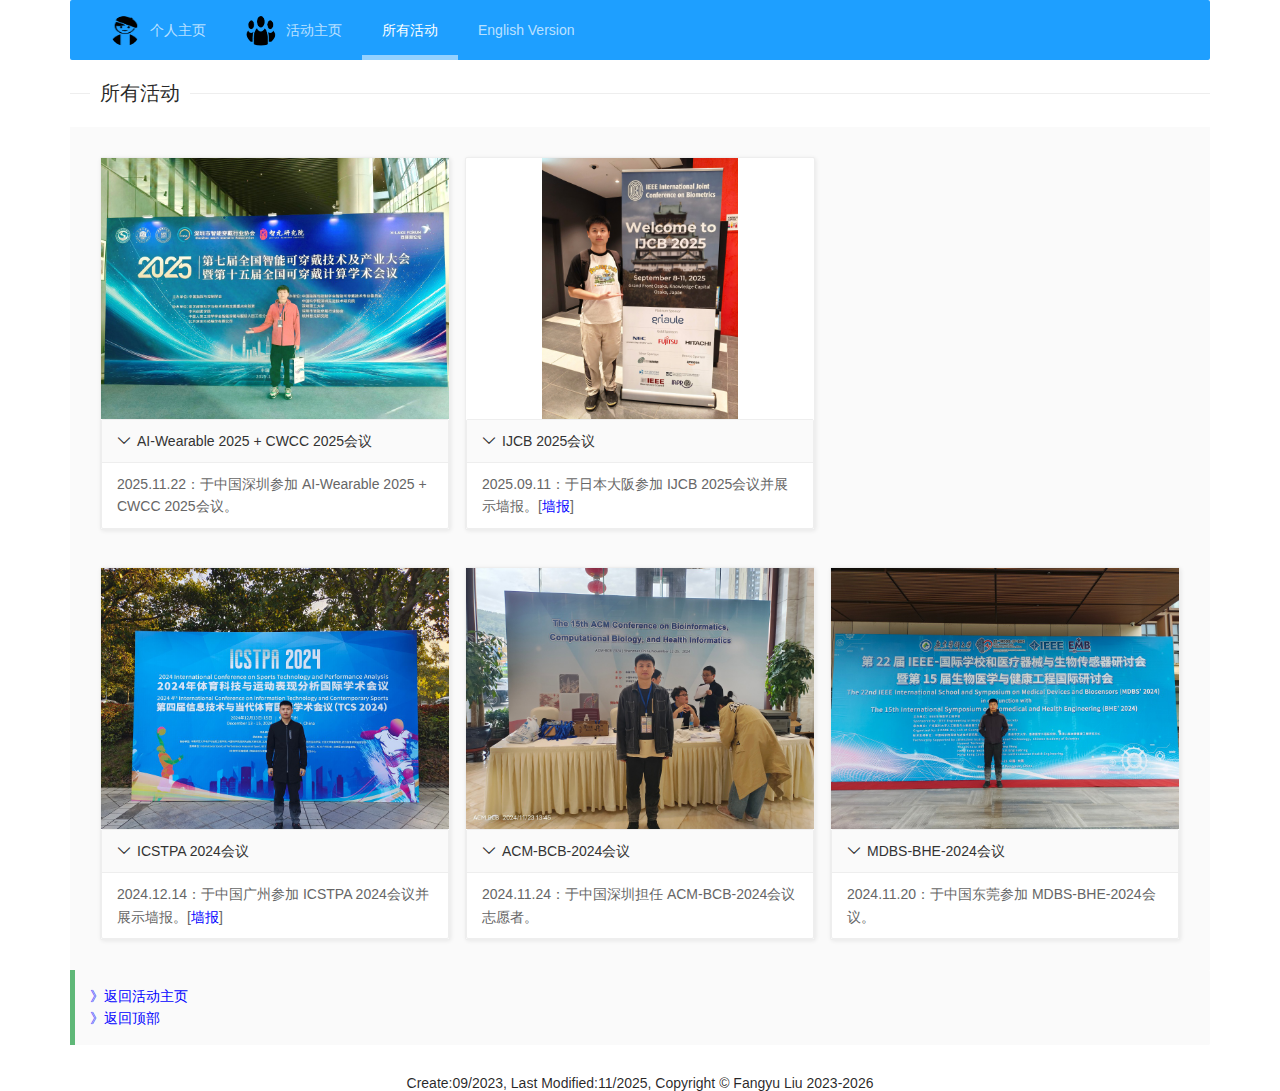
<file: team/activities.html>
<!--
页面创建:由刘芳宇创建
日期:2024年11月
注：以后传图更新信息记得先查看图片大小，最好先压缩大小，目前手机拍照基本10M+大小，但是免费的github带宽不高，容易半天刷不出图
-->
<!DOCTYPE html>
<html>
<head>
  <meta charset="utf-8">
  <title>Fangyu Liu's Activities</title>
  <meta name="viewport" content="width=device-width, initial-scale=1.0">
  <meta name="renderer" content="webkit">
  <meta http-equiv="X-UA-Compatible" content="IE=edge,chrome=1">
  <meta name="viewport" content="width=device-width, initial-scale=1, maximum-scale=1">
  <link rel="stylesheet" href="../layui/css/layui.css"  media="all">
  <link rel="icon" type="image/png" href="../icon/team.png">
  <style>
    /* 响应式样式 */
    @media (max-width: 768px) {
      /* 在这里添加适应小屏幕的样式 */
      .container {
        display: flex;
        flex-direction: column;
      }

      .column {
        width: 100%;
      }
      img {
        max-width: 100%;
        max-height: 100%;
        /*height: auto;*/
      }
      .my_carousel{
          object-fit: contain;
      }
      .layui-carousel {
        max-width: 100%;
        max-height: 100%;
        /*height: auto;*/
      }

      .nav-menu {
        display: none; /* 隐藏常规导航 */
      }

      .mobile-menu {
        display: block; /* 显示移动设备上的折叠菜单 */
      }
      .layui-col-md6 {
        width: 100%; /* 在小屏幕上宽度占据100% */
        max-width: none; /* 移除最大宽度限制 */
        max-height: none; /* 移除最大高度限制 */
        float: none; /* 不浮动，使其在下方显示 */
      }
    }
  </style>
  <!-- 注意：如果你直接复制所有代码到本地，上述css路径需要改成你本地的 -->
</head>
<body>
<div class="layui-container" id="myNavigationBar">
    <!--导航栏-->
    <ul class="layui-nav layui-bg-blue">
      <li class="layui-nav-item"><a href="../index.html"><img src="../icon/bachelor.png" class="layui-nav-img">个人主页</a></li>
      <li class="layui-nav-item"><a href="activity.html#our_carousel"><img src="../icon/team.png" class="layui-nav-img">活动主页</a></li>
      <li class="layui-nav-item layui-this"><a href="">所有活动</a></li>
      <li class="layui-nav-item"><a href="activities_english.html">English Version</a></li>
    </ul>
    <fieldset id="activities" class="layui-elem-field layui-field-title" style="margin-top: 20px;">
        <legend>所有活动</legend>
    </fieldset>
    <div class="layui-bg-gray" style="padding: 30px;">

      <div class="layui-row layui-col-space15"><!--一行放置三个活动的图-->
        <!-- <div class="layui-col-md6" style="width: 100%; max-width: 365px; height: 100%; max-height:400px; float: left;">
          <div class="layui-panel" style="text-align: center;">
            <img src="activities/activities3.jpg" style="width: 100%; max-width: 385px; height: 100%; max-height: 300px; object-fit: fill;" id="img3" onclick="fold('3')">
            <div class="layui-collapse" lay-accordion="">
              <div class="layui-colla-item" style="text-align: left;">
                <h2 class="layui-colla-title">ICSTPA 2024会议</h2>
                <div class="layui-colla-content layui-show" index="3" flag="open">
                  <p>2024.12.14：于中国广州参加 ICSTPA 2024会议并展示墙报。[<a href="../team/activities/Poster2.pdf" target="_blank" style="color: blue;">墙报</a>]</p>
                </div>
              </div>
            </div>
          </div>
        </div> -->
        <div class="layui-col-md6" style="width: 100%; max-width: 365px; height: 100%; max-height:400px; float: left;">
          <div class="layui-panel" style="text-align: center;">
            <img src="activities/activities5.jpg" style="width: 100%; max-width: 385px; height: 100%; max-height: 300px; object-fit: fill;" id="img5" onclick="fold('5')">
            <div class="layui-collapse" lay-accordion="">
              <div class="layui-colla-item" style="text-align: left;">
                <h2 class="layui-colla-title">AI-Wearable 2025 + CWCC 2025会议</h2>
                <div class="layui-colla-content layui-show" index="5" flag="open">
                  <p>2025.11.22：于中国深圳参加 AI-Wearable 2025 + CWCC 2025会议。</p>
                </div>
              </div>
            </div>
          </div>
        </div>
        <div class="layui-col-md6" style="width: 100%; max-width: 365px; height: 100%; max-height:400px; float: left;">
          <div class="layui-panel" style="text-align: center;">
            <img src="activities/activities4.jpg" style="width: 56.25%; max-width: 385px; height: 100%; max-height: 300px; object-fit: contain;" id="img4" onclick="fold('4')">
            <div class="layui-collapse" lay-accordion="">
              <div class="layui-colla-item" style="text-align: left;">
                <h2 class="layui-colla-title">IJCB 2025会议</h2>
                <div class="layui-colla-content layui-show" index="4" flag="open">
                  <p>2025.09.11：于日本大阪参加 IJCB 2025会议并展示墙报。[<a href="../team/activities/Poster3.pdf" target="_blank" style="color: blue;">墙报</a>]</p>
                </div>
              </div>
            </div>
          </div>
        </div>
      </div>

      <div class="layui-row layui-col-space15" style="margin-top: 30px;"><!--一行放置三个活动的图-->
        <div class="layui-col-md6" style="width: 100%; max-width: 365px; height: 100%; max-height:400px; float: left;">
          <div class="layui-panel" style="text-align: center;">
            <img src="activities/activities3.jpg" style="width: 100%; max-width: 385px; height: 100%; max-height: 300px; object-fit: fill;" id="img3" onclick="fold('3')"><!--点击事件传入参数代表点击的第几个图-->
            <div class="layui-collapse" lay-accordion="">
              <div class="layui-colla-item" style="text-align: left;">
                <h2 class="layui-colla-title">ICSTPA 2024会议</h2>
                <div class="layui-colla-content layui-show" index="3" flag="open"><!--index逐个需要顺延序号，图片点击事件中用到代表需要打开哪个折叠面板，flag是状态码，是否为打开状态-->
                  <p>2024.12.14：于中国广州参加 ICSTPA 2024会议并展示墙报。[<a href="../team/activities/Poster2.pdf" target="_blank" style="color: blue;">墙报</a>]</p>
                </div>
              </div>
            </div>
          </div>
        </div>
        <div class="layui-col-md6" style="width: 100%; max-width: 365px; height: 100%; max-height:400px; float: left;">
          <div class="layui-panel" style="text-align: center;">
            <img src="activities/activities2.jpg" style="width: 100%; max-width: 385px; height: 100%; max-height: 300px; object-fit: fill;" id="img2" onclick="fold('2')"><!--点击事件传入参数代表点击的第几个图-->
            <div class="layui-collapse" lay-accordion="">
              <div class="layui-colla-item" style="text-align: left;">
                <h2 class="layui-colla-title">ACM-BCB-2024会议</h2>
                <div class="layui-colla-content layui-show" index="2" flag="open"><!--index逐个需要顺延序号，图片点击事件中用到代表需要打开哪个折叠面板，flag是状态码，是否为打开状态-->
                  <p>2024.11.24：于中国深圳担任 ACM-BCB-2024会议志愿者。</p>
                </div>
              </div>
            </div>
          </div>
        </div>
        <div class="layui-col-md6" style="width: 100%; max-width: 365px; height: 100%; max-height:400px; float: left;">
          <div class="layui-panel" style="text-align: center;">
            <img src="activities/activities1.jpg" style="width: 100%; max-width: 385px; height: 100%; max-height: 300px; object-fit: fill;" id="img1" onclick="fold('1')"><!--点击事件传入参数代表点击的第几个图-->
            <div class="layui-collapse" lay-accordion="">
              <div class="layui-colla-item" style="text-align: left;">
                <h2 class="layui-colla-title">MDBS-BHE-2024会议</h2>
                <div class="layui-colla-content layui-show" index="1" flag="open"><!--index逐个需要顺延序号，图片点击事件中用到代表需要打开哪个折叠面板，flag是状态码，是否为打开状态-->
                  <p>2024.11.20：于中国东莞参加 MDBS-BHE-2024会议。</p>
                </div>
              </div>
            </div>
          </div>
        </div>
      </div>

<!--      <div class="layui-row layui-col-space15" style="margin-top: 20px;">&lt;!&ndash;一行放置三个活动的图&ndash;&gt;-->
<!--        <div class="layui-col-md6" style="width: 100%; max-width: 365px; height: 100%; max-height:400px; float: left;">-->
<!--          <div class="layui-panel" style="text-align: center;">-->
<!--            <img src="activities/activities1_test.jpg" style="width: 100%; max-width: 385px; height: 100%; max-height: 300px; object-fit: fill;" id="img1" onclick="fold('0')">&lt;!&ndash;点击事件传入参数代表点击的第几个图&ndash;&gt;-->
<!--            <div class="layui-collapse" lay-accordion="">-->
<!--              <div class="layui-colla-item" style="text-align: left;">-->
<!--                <h2 class="layui-colla-title">活动一</h2>-->
<!--                <div class="layui-colla-content" index="0" flag="close">&lt;!&ndash;index逐个需要顺延序号，图片点击事件中用到代表需要打开哪个折叠面板，flag是状态码，是否为打开状态&ndash;&gt;-->
<!--                  <p>2019.10.11~2019.10.13：活动内容。</p>-->
<!--                </div>-->
<!--              </div>-->
<!--            </div>-->
<!--          </div>-->
<!--        </div>-->
<!--        <div class="layui-col-md6" style="width: 100%; max-width: 365px; height: 100%; max-height:400px; float: left;">-->
<!--          <div class="layui-panel" style="text-align: center;">-->
<!--            <img src="activities/activities2_test.jpg" style="width: 100%; max-width: 385px; height: 100%; max-height: 300px; object-fit: fill;" id="img2" onclick="fold('1')">&lt;!&ndash;点击事件传入参数代表点击的第几个图&ndash;&gt;-->
<!--            <div class="layui-collapse" lay-accordion="">-->
<!--              <div class="layui-colla-item" style="text-align: left;">-->
<!--                <h2 class="layui-colla-title">活动二</h2>-->
<!--                <div class="layui-colla-content" index="1" flag="close">&lt;!&ndash;index逐个需要顺延序号，图片点击事件中用到代表需要打开哪个折叠面板，flag是状态码，是否为打开状态&ndash;&gt;-->
<!--                  <p>2019.10.11~2019.10.13：活动内容。</p>-->
<!--                </div>-->
<!--              </div>-->
<!--            </div>-->
<!--          </div>-->
<!--        </div>-->
<!--        <div class="layui-col-md6" style="width: 100%; max-width: 365px; height: 100%; max-height:400px; float: left;">-->
<!--          <div class="layui-panel" style="text-align: center;">-->
<!--            <img src="activities/activities3_test.jpg" style="width: 100%; max-width: 385px; height: 100%; max-height: 300px; object-fit: fill;" id="img3" onclick="fold('2')">&lt;!&ndash;点击事件传入参数代表点击的第几个图&ndash;&gt;-->
<!--            <div class="layui-collapse" lay-accordion="">-->
<!--              <div class="layui-colla-item" style="text-align: left;">-->
<!--                <h2 class="layui-colla-title">活动三</h2>-->
<!--                <div class="layui-colla-content" index="2" flag="close">&lt;!&ndash;index逐个需要顺延序号，图片点击事件中用到代表需要打开哪个折叠面板，flag是状态码，是否为打开状态&ndash;&gt;-->
<!--                  <p>2019.10.17~2019.10.19：活动内容。</p>-->
<!--                </div>-->
<!--              </div>-->
<!--            </div>-->
<!--          </div>-->
<!--        </div>-->
<!--      </div>-->
    </div>
    <blockquote class="layui-elem-quote">
      <a href="activity.html#our_carousel" style="color:#0000FF">》返回活动主页</a>
      <br>
      <a href="#myNavigationBar" style="color:#0000FF">》返回顶部</a>
    </blockquote>
    <!--页底-->
    <footer class="footer" style="margin-top: 30px;">
      <div class="container" style="text-align: center;">
          <p class="text-muted">Create:09/2023, Last Modified:11/2025, Copyright © Fangyu Liu 2023-2026</p>
      </div>
      <div class="color_wrapper"></div>
    </footer>
</div>

<script src="../layui/layui.js" charset="utf-8"></script>
<!-- 注意：如果你直接复制所有代码到本地，上述 JS 路径需要改成你本地的 -->
<script src="../Javascript/myjs.js" charset="utf-8"></script>
<!-- 注意：如果你直接复制所有代码到本地，上述 JS 路径需要改成你本地的 -->
<script>
  //图片点击折叠面板事件
  function fold(index){
    var colla=document.getElementsByClassName('layui-colla-content');//获取className为div的元素
    for(var i=0;i<colla.length;i++){
      if(colla[i].getAttribute("index")==index){
        if(colla[i].getAttribute("flag")=="close"){
          colla[i].className="layui-colla-content layui-show";
          colla[i].setAttribute("flag","open");
        }
        else if(colla[i].getAttribute("flag")=="open"){
          colla[i].className="layui-colla-content";
          colla[i].setAttribute("flag","close");
        }
      }
    }
  }
</script>

</body>
</html>
</file>
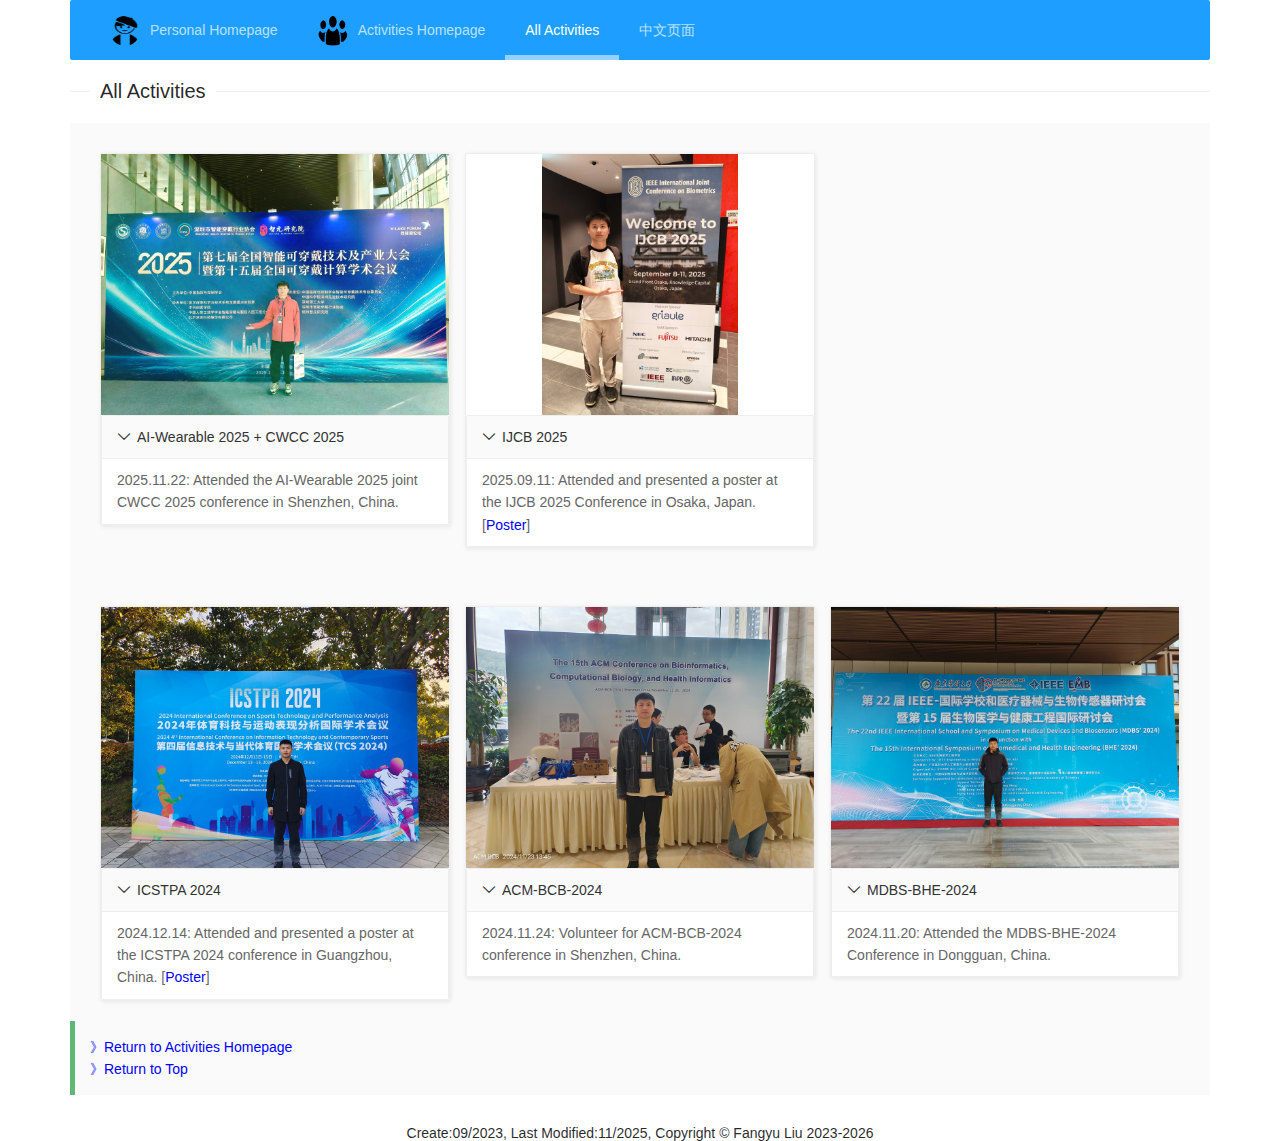
<file: team/activities_english.html>
<!--
create:  Fangyu Liu
date:November 2024
-->
<!DOCTYPE html>
<html>
<head>
  <meta charset="utf-8">
  <title> Fangyu Liu's Activities</title>
  <meta name="viewport" content="width=device-width, initial-scale=1.0">
  <meta name="renderer" content="webkit">
  <meta http-equiv="X-UA-Compatible" content="IE=edge,chrome=1">
  <meta name="viewport" content="width=device-width, initial-scale=1, maximum-scale=1">
  <link rel="stylesheet" href="../layui/css/layui.css"  media="all">
  <link rel="icon" type="image/png" href="../icon/team.png">
  <style>
    /* 响应式样式 */
    @media (max-width: 768px) {
      /* 在这里添加适应小屏幕的样式 */
      .container {
        display: flex;
        flex-direction: column;
      }

      .column {
        width: 100%;
      }
      img {
        max-width: 100%;
        max-height: 100%;
        /*height: auto;*/
      }
      .my_carousel{
          object-fit: contain;
      }
      .layui-carousel {
        max-width: 100%;
        max-height: 100%;
        /*height: auto;*/
      }

      .nav-menu {
        display: none; /* 隐藏常规导航 */
      }

      .mobile-menu {
        display: block; /* 显示移动设备上的折叠菜单 */
      }
      .layui-col-md6 {
        width: 100%; /* 在小屏幕上宽度占据100% */
        max-width: none; /* 移除最大宽度限制 */
        max-height: none; /* 移除最大高度限制 */
        float: none; /* 不浮动，使其在下方显示 */
      }
    }
  </style>
  <!-- 注意：如果你直接复制所有代码到本地，上述css路径需要改成你本地的 -->
</head>
<body>
<div class="layui-container" id="myNavigationBar">
    <!--导航栏-->
    <ul class="layui-nav layui-bg-blue">
      <li class="layui-nav-item"><a href="../index_english.html"><img src="../icon/bachelor.png" class="layui-nav-img">Personal Homepage</a></li>
      <li class="layui-nav-item"><a href="activity_english.html#our_carousel"><img src="../icon/team.png" class="layui-nav-img">Activities Homepage</a></li>
      <li class="layui-nav-item layui-this"><a href="#activities">All Activities</a></li>
      <li class="layui-nav-item"><a href="activities.html">中文页面</a></li>
    </ul>
    <fieldset id="activities" class="layui-elem-field layui-field-title" style="margin-top: 20px;">
        <legend>All Activities</legend>
    </fieldset>
    <div class="layui-bg-gray" style="padding: 30px;">

      <div class="layui-row layui-col-space15"><!--一行放置三个活动的图-->
        <!-- <div class="layui-col-md6" style="width: 100%; max-width: 365px; height: 100%; max-height:400px; float: left;">
          <div class="layui-panel" style="text-align: center;">
            <img src="activities/activities3.jpg" style="width: 100%; max-width: 385px; height: 100%; max-height: 300px; object-fit: fill;" id="img3" onclick="fold('3')">
            <div class="layui-collapse" lay-accordion="">
              <div class="layui-colla-item" style="text-align: left;">
                <h2 class="layui-colla-title">ICSTPA 2024</h2>
                <div class="layui-colla-content layui-show" index="3" flag="open">
                  <p>2024.12.14: Attended and presented a poster at the ICSTPA 2024 conference in Guangzhou, China. [<a href="../team/activities/Poster2.pdf" target="_blank" style="color: blue;">Poster</a>]</p>
                </div>
              </div>
            </div>
          </div>
        </div> -->
        <div class="layui-col-md6" style="width: 100%; max-width: 365px; height: 100%; max-height:400px; float: left;">
          <div class="layui-panel" style="text-align: center;">
            <img src="activities/activities5.jpg" style="width: 100%; max-width: 385px; height: 100%; max-height: 300px; object-fit: fill;" id="img5" onclick="fold('5')">
            <div class="layui-collapse" lay-accordion="">
              <div class="layui-colla-item" style="text-align: left;">
                <h2 class="layui-colla-title">AI-Wearable 2025 + CWCC 2025</h2>
                <div class="layui-colla-content layui-show" index="5" flag="open">
                  <p>2025.11.22: Attended the AI-Wearable 2025 joint CWCC 2025 conference in Shenzhen, China.</p>
                </div>
              </div>
            </div>
          </div>
        </div>
        <div class="layui-col-md6" style="width: 100%; max-width: 365px; height: 100%; max-height:400px; float: left;">
          <div class="layui-panel" style="text-align: center;">
            <img src="activities/activities4.jpg" style="width: 56.25%; max-width: 385px; height: 100%; max-height: 300px; object-fit: contain;" id="img4" onclick="fold('4')">
            <div class="layui-collapse" lay-accordion="">
              <div class="layui-colla-item" style="text-align: left;">
                <h2 class="layui-colla-title">IJCB 2025</h2>
                <div class="layui-colla-content layui-show" index="4" flag="open">
                  <p>2025.09.11: Attended and presented a poster at the IJCB 2025 Conference in Osaka, Japan. [<a href="../team/activities/Poster3.pdf" target="_blank" style="color: blue;">Poster</a>]</p>
                </div>
              </div>
            </div>
          </div>
        </div>
      </div>

      <div class="layui-row layui-col-space15" style="margin-top: 60px;"><!--一行放置三个活动的图-->
        <div class="layui-col-md6" style="width: 100%; max-width: 365px; height: 100%; max-height:400px; float: left;">
          <div class="layui-panel" style="text-align: center;">
            <img src="activities/activities3.jpg" style="width: 100%; max-width: 385px; height: 100%; max-height: 300px; object-fit: fill;" id="img3" onclick="fold('3')"><!--点击事件传入参数代表点击的第几个图-->
            <div class="layui-collapse" lay-accordion="">
              <div class="layui-colla-item" style="text-align: left;">
                <h2 class="layui-colla-title">ICSTPA 2024</h2>
                <div class="layui-colla-content layui-show" index="3" flag="open"><!--index逐个需要顺延序号，图片点击事件中用到代表需要打开哪个折叠面板，flag是状态码，是否为打开状态-->
                  <p>2024.12.14: Attended and presented a poster at the ICSTPA 2024 conference in Guangzhou, China. [<a href="../team/activities/Poster2.pdf" target="_blank" style="color: blue;">Poster</a>]</p>
                </div>
              </div>
            </div>
          </div>
        </div>
        <div class="layui-col-md6" style="width: 100%; max-width: 365px; height: 100%; max-height:400px; float: left;">
          <div class="layui-panel" style="text-align: center;">
            <img src="activities/activities2.jpg" style="width: 100%; max-width: 385px; height: 100%; max-height: 300px; object-fit: fill;" id="img2" onclick="fold('2')"><!--点击事件传入参数代表点击的第几个图-->
            <div class="layui-collapse" lay-accordion="">
              <div class="layui-colla-item" style="text-align: left;">
                <h2 class="layui-colla-title">ACM-BCB-2024</h2>
                <div class="layui-colla-content layui-show" index="2" flag="open"><!--index逐个需要顺延序号，图片点击事件中用到代表需要打开哪个折叠面板，flag是状态码，是否为打开状态-->
                  <p>2024.11.24: Volunteer for ACM-BCB-2024 conference in Shenzhen, China.</p>
                </div>
              </div>
            </div>
          </div>
        </div>
        <div class="layui-col-md6" style="width: 100%; max-width: 365px; height: 100%; max-height:400px; float: left;">
          <div class="layui-panel" style="text-align: center;">
            <img src="activities/activities1.jpg" style="width: 100%; max-width: 385px; height: 100%; max-height: 300px; object-fit: fill;" id="img1" onclick="fold('1')"><!--点击事件传入参数代表点击的第几个图-->
            <div class="layui-collapse" lay-accordion="">
              <div class="layui-colla-item" style="text-align: left;">
                <h2 class="layui-colla-title">MDBS-BHE-2024</h2>
                <div class="layui-colla-content layui-show" index="1" flag="open"><!--index逐个需要顺延序号，图片点击事件中用到代表需要打开哪个折叠面板，flag是状态码，是否为打开状态-->
                  <p>2024.11.20: Attended the MDBS-BHE-2024 Conference in Dongguan, China.</p>
                </div>
              </div>
            </div>
          </div>
        </div>
      </div>
<!--      <div class="layui-row layui-col-space15" style="margin-top: 20px;">&lt;!&ndash;一行放置三个活动的图&ndash;&gt;-->
<!--        <div class="layui-col-md6" style="width: 100%; max-width: 365px; height: 100%; max-height:400px; float: left;">-->
<!--          <div class="layui-panel" style="text-align: center;">-->
<!--            <img src="activities/activities1_test.jpg" style="width: 100%; max-width: 385px; height: 100%; max-height: 300px; object-fit: fill;" id="img1" onclick="fold('0')">&lt;!&ndash;点击事件传入参数代表点击的第几个图&ndash;&gt;-->
<!--            <div class="layui-collapse" lay-accordion="">-->
<!--              <div class="layui-colla-item" style="text-align: left;">-->
<!--                <h2 class="layui-colla-title">activity</h2>-->
<!--                <div class="layui-colla-content" index="0" flag="close">&lt;!&ndash;index逐个需要顺延序号，图片点击事件中用到代表需要打开哪个折叠面板，flag是状态码，是否为打开状态&ndash;&gt;-->
<!--                  <p>2019.10.11~2019.10.13: Activity content.</p>-->
<!--                </div>-->
<!--              </div>-->
<!--            </div>-->
<!--          </div>-->
<!--        </div>-->
<!--        <div class="layui-col-md6" style="width: 100%; max-width: 365px; height: 100%; max-height:400px; float: left;">-->
<!--          <div class="layui-panel" style="text-align: center;">-->
<!--            <img src="activities/activities2_test.jpg" style="width: 100%; max-width: 385px; height: 100%; max-height: 300px; object-fit: fill;" id="img2" onclick="fold('1')">&lt;!&ndash;点击事件传入参数代表点击的第几个图&ndash;&gt;-->
<!--            <div class="layui-collapse" lay-accordion="">-->
<!--              <div class="layui-colla-item" style="text-align: left;">-->
<!--                <h2 class="layui-colla-title">activity</h2>-->
<!--                <div class="layui-colla-content" index="1" flag="close">&lt;!&ndash;index逐个需要顺延序号，图片点击事件中用到代表需要打开哪个折叠面板，flag是状态码，是否为打开状态&ndash;&gt;-->
<!--                  <p>2019.10.11~2019.10.13: Activity content.</p>-->
<!--                </div>-->
<!--              </div>-->
<!--            </div>-->
<!--          </div>-->
<!--        </div>-->
<!--        <div class="layui-col-md6" style="width: 100%; max-width: 365px; height: 100%; max-height:400px; float: left;">-->
<!--          <div class="layui-panel" style="text-align: center;">-->
<!--            <img src="activities/activities3_test.jpg" style="width: 100%; max-width: 385px; height: 100%; max-height: 300px; object-fit: fill;" id="img3" onclick="fold('2')">&lt;!&ndash;点击事件传入参数代表点击的第几个图&ndash;&gt;-->
<!--            <div class="layui-collapse" lay-accordion="">-->
<!--              <div class="layui-colla-item" style="text-align: left;">-->
<!--                <h2 class="layui-colla-title">activity</h2>-->
<!--                <div class="layui-colla-content" index="2" flag="close">&lt;!&ndash;index逐个需要顺延序号，图片点击事件中用到代表需要打开哪个折叠面板，flag是状态码，是否为打开状态&ndash;&gt;-->
<!--                  <p>2019.10.17~2019.10.19: Activity content.</p>-->
<!--                </div>-->
<!--              </div>-->
<!--            </div>-->
<!--          </div>-->
<!--        </div>-->
<!--      </div>&lt;!&ndash;一行放置三个活动的图&ndash;&gt;-->
    </div>
    <blockquote class="layui-elem-quote">
      <a href="activity_english.html#our_carousel" style="color:#0000FF">》Return to Activities Homepage</a>
      <br>
      <a href="#myNavigationBar" style="color:#0000FF">》Return to Top</a>
    </blockquote>
    <!--页底-->
    <footer class="footer" style="margin-top: 30px;">
      <div class="container" style="text-align: center;">
          <p class="text-muted">Create:09/2023, Last Modified:11/2025, Copyright © Fangyu Liu 2023-2026</p>
      </div>
      <div class="color_wrapper"></div>
    </footer>
</div>

<script src="../layui/layui.js" charset="utf-8"></script>
<!-- 注意：如果你直接复制所有代码到本地，上述 JS 路径需要改成你本地的 -->
<script src="../Javascript/myjs.js" charset="utf-8"></script>
<!-- 注意：如果你直接复制所有代码到本地，上述 JS 路径需要改成你本地的 -->
<script>
  //图片点击折叠面板事件
  function fold(index){
    var colla=document.getElementsByClassName('layui-colla-content');//获取className为div的元素
    for(var i=0;i<colla.length;i++){
      if(colla[i].getAttribute("index")==index){
        if(colla[i].getAttribute("flag")=="close"){
          colla[i].className="layui-colla-content layui-show";
          colla[i].setAttribute("flag","open");
        }
        else if(colla[i].getAttribute("flag")=="open"){
          colla[i].className="layui-colla-content";
          colla[i].setAttribute("flag","close");
        }
      }
    }
  }
</script>

</body>
</html>
</file>
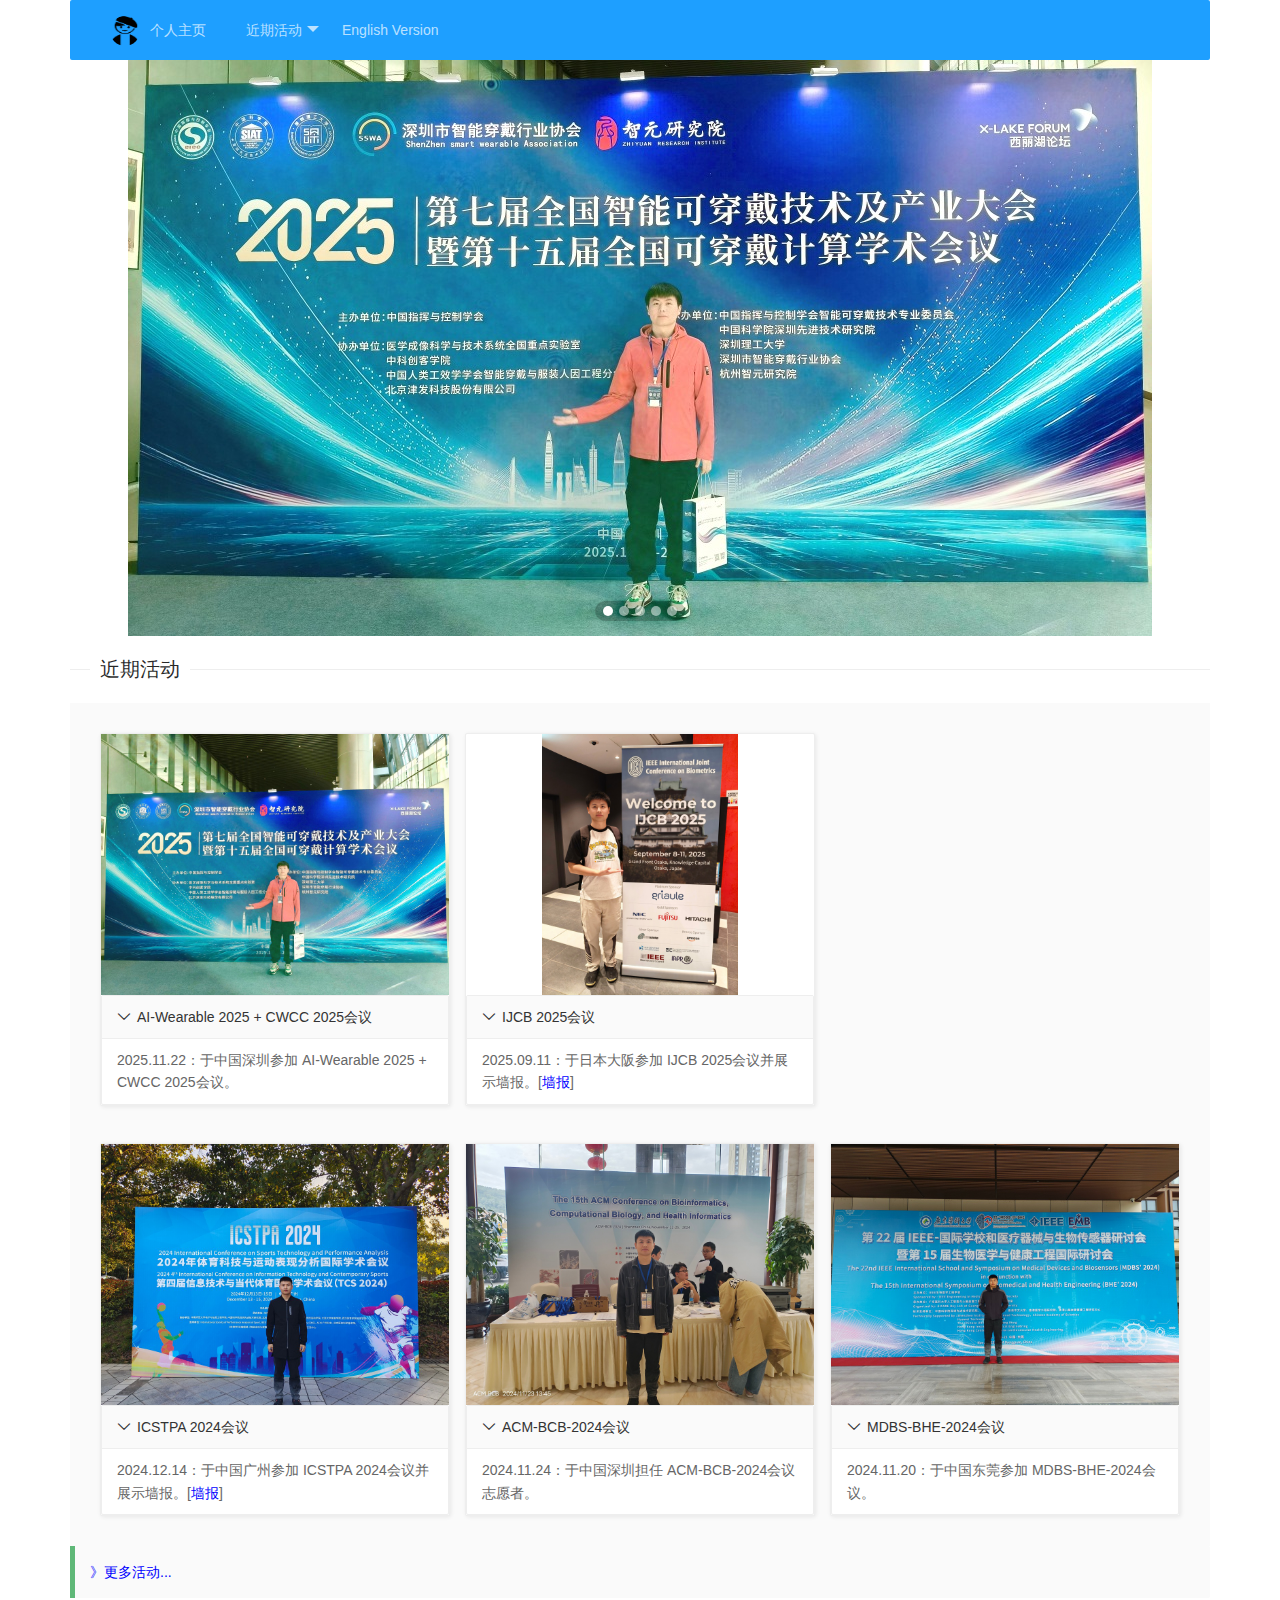
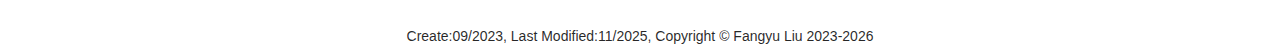
<file: team/activity.html>
<!--
页面创建:由刘芳宇创建
日期:2024年11月
注：以后传图更新信息记得先查看图片大小，最好先压缩大小，目前手机拍照基本10M+大小，但是免费的github带宽不高，容易半天刷不出图
-->
<!DOCTYPE html>
<html>
<head>
  <meta charset="utf-8">
  <title>Fangyu Liu's Activities</title>
<!--  <title>Fangyu Liu's Team</title>-->
  <meta name="viewport" content="width=device-width, initial-scale=1.0">
  <meta name="renderer" content="webkit">
  <meta http-equiv="X-UA-Compatible" content="IE=edge,chrome=1">
  <meta name="viewport" content="width=device-width, initial-scale=1, maximum-scale=1">
  <link rel="stylesheet" href="../layui/css/layui.css"  media="all">
  <link rel="icon" type="image/png" href="../icon/team.png">
  <style>
    /* 响应式样式 */
    @media (max-width: 768px) {
      /* 在这里添加适应小屏幕的样式 */
      .container {
        display: flex;
        flex-direction: column;
      }

      .column {
        width: 100%;
      }
      img {
        max-width: 100%;
        max-height: 100%;
        /*height: auto;*/
      }
      .my_carousel{
          object-fit: contain;
      }
      .layui-carousel {
        max-width: 100%;
        max-height: 100%;
        /*height: auto;*/
      }

      .nav-menu {
        display: none; /* 隐藏常规导航 */
      }

      .mobile-menu {
        display: block; /* 显示移动设备上的折叠菜单 */
      }
      .layui-col-md6 {
        width: 100%; /* 在小屏幕上宽度占据100% */
        max-width: none; /* 移除最大宽度限制 */
        max-height: none; /* 移除最大高度限制 */
        float: none; /* 不浮动，使其在下方显示 */
      }
    }
  </style>
  <!-- 注意：如果你直接复制所有代码到本地，上述css路径需要改成你本地的 -->
</head>
<body>
<div class="layui-container">
    <!--导航栏-->
    <ul class="layui-nav layui-bg-blue">
      <li class="layui-nav-item"><a href="../index.html"><img src="../icon/bachelor.png" class="layui-nav-img">个人主页</a></li>
<!--      <li class="layui-nav-item layui-this"><a href=""><img src="../icon/team.png" class="layui-nav-img">团队主页</a></li>-->
<!--      <li class="layui-nav-item"><a href="#introduce">团队简介</a></li>-->
      <li class="layui-nav-item">
        <a href="#activities">近期活动</a>
        <dl class="layui-nav-child">
          <dd><a href="activities.html">更多活动</a></dd>
        </dl>
      </li>
<!--      <li class="layui-nav-item">-->
<!--        <a href="#members">团队成员</a>-->
<!--        <dl class="layui-nav-child">-->
<!--          <dd><a href="#phd">博士研究生</a></dd>-->
<!--          <dd><a href="#master">硕士研究生</a></dd>-->
<!--          <dd><a href="#bachelor">指导的本科生</a></dd>-->
<!--        </dl>-->
<!--      </li>-->
<!--      <li class="layui-nav-item"><a href="#join">申请加入团队</a></li>-->
      <li class="layui-nav-item"><a href="activity_english.html">English Version</a></li>
    </ul>
<!--    &lt;!&ndash;活动轮播图&ndash;&gt;-->
<!--    <div class="layui-carousel" id="our_carousel" style="margin: 0 auto; max-width: 100%; max-height: 100%; overflow: visible;">-->
<!--        <div carousel-item="">-->
<!--            <div><img class="my_carousel" src="carouselFigure/activities1.jpg" style="width: 100%; max-width: 1024px; height: 100%; max-height: 768px;" onclick="javascript:location.href='#img1'"></div>-->
<!--&lt;!&ndash;            <div><img class="my_carousel" src="carouselFigure/activities1_test.jpg" style="width: 100%; max-width: 1000px; height: 100%; max-height: 600px;" onclick="javascript:location.href='#img1'"></div>&ndash;&gt;-->
<!--&lt;!&ndash;            <div><img class="my_carousel" src="carouselFigure/activities2_test.jpg" style="width: 100%; max-width: 1000px; height: 100%; max-height: 600px;" onclick="javascript:location.href='#img2'"></div>&ndash;&gt;-->
<!--&lt;!&ndash;            <div><img class="my_carousel" src="carouselFigure/activities3_test.jpg" style="width: 100%; max-width: 1000px; height: 100%; max-height: 600px;" onclick="javascript:location.href='#img3'"></div>&ndash;&gt;-->
<!--&lt;!&ndash;            <div><img class="my_carousel" src="carouselFigure/activities4_test.jpg" style="width: 100%; max-width: 1000px; height: 100%; max-height: 600px;" onclick="javascript:location.href='#img4'"></div>&ndash;&gt;-->
<!--        </div>-->
<!--    </div>-->
    <!--活动轮播图-->
    <div class="layui-carousel" id="our_carousel" style="margin: 0 auto; max-width: 100%; overflow: visible;">
        <div carousel-item="">
            <div class="layui-this"><img class="my_carousel" src="carouselFigure/activities5.jpg" style="width: 100%; height: auto;" onclick="javascript:location.href='#img5'"></div>
            <!-- <div style="display: flex; justify-content: center; align-items: center;">
              <img class="my_carousel" src="carouselFigure/activities4.jpg" style="width: 42.1875%; height: auto; max-width: 100%;" onclick="javascript:location.href='#img4'">
            </div> -->
            <div style="text-align: center;">
              <img class="my_carousel" src="carouselFigure/activities4.jpg" style="width: 42.1875%; height: auto; max-width: 100%; display: inline-block;" onclick="javascript:location.href='#img4'"><!--42.1875%为该不规则图片与其他规则图片1024宽的宽度比-->
            </div>
            <div><img class="my_carousel" src="carouselFigure/activities3.jpg" style="width: 100%; height: auto;" onclick="javascript:location.href='#img3'"></div>
            <div><img class="my_carousel" src="carouselFigure/activities2.jpg" style="width: 100%; height: auto;" onclick="javascript:location.href='#img2'"></div>
            <div><img class="my_carousel" src="carouselFigure/activities1.jpg" style="width: 100%; height: auto;" onclick="javascript:location.href='#img1'"></div>
<!--            <div class="layui-this"><img class="my_carousel" src="carouselFigure/activities4_test.jpg" style="width: 100%; height: auto;" onclick="javascript:location.href='#img1'"></div>-->
        </div>
    </div>
    <!--块引用-->
<!--    <fieldset id="introduce" class="layui-elem-field layui-field-title" style="margin-top: 20px;">-->
<!--        <legend>团队简介</legend>-->
<!--    </fieldset>-->
<!--    <blockquote class="layui-elem-quote">-->
<!--        暂无实验团队，主要研究方向为生物医学信号处理、可穿戴健康监测设备、医学图像分析和机器学习等。-->
<!--    </blockquote>-->
    <fieldset id="activities" class="layui-elem-field layui-field-title" style="margin-top: 20px;">
        <legend>近期活动</legend>
    </fieldset>
    <div class="layui-bg-gray" style="padding: 30px;">

      <div class="layui-row layui-col-space15"><!--一行放置三个活动的图-->
        <!-- <div class="layui-col-md6" style="width: 100%; max-width: 365px; height: 100%; max-height:400px; float: left;">
          <div class="layui-panel" style="text-align: center;">
            <img src="activities/activities3.jpg" style="width: 100%; max-width: 385px; height: 100%; max-height: 300px; object-fit: fill;" id="img3" onclick="fold('3')">
            <div class="layui-collapse" lay-accordion="">
              <div class="layui-colla-item" style="text-align: left;">
                <h2 class="layui-colla-title">ICSTPA 2024会议</h2>
                <div class="layui-colla-content layui-show" index="3" flag="open">
                  <p>2024.12.14：于中国广州参加 ICSTPA 2024会议并展示墙报。[<a href="../team/activities/Poster2.pdf" target="_blank" style="color: blue;">墙报</a>]</p>
                </div>
              </div>
            </div>
          </div>
        </div> -->
        <div class="layui-col-md6" style="width: 100%; max-width: 365px; height: 100%; max-height:400px; float: left;">
          <div class="layui-panel" style="text-align: center;">
            <img src="activities/activities5.jpg" style="width: 100%; max-width: 385px; height: 100%; max-height: 300px; object-fit: fill;" id="img5" onclick="fold('5')">
            <div class="layui-collapse" lay-accordion="">
              <div class="layui-colla-item" style="text-align: left;">
                <h2 class="layui-colla-title">AI-Wearable 2025 + CWCC 2025会议</h2>
                <div class="layui-colla-content layui-show" index="5" flag="open">
                  <p>2025.11.22：于中国深圳参加 AI-Wearable 2025 + CWCC 2025会议。</p>
                </div>
              </div>
            </div>
          </div>
        </div>
        <div class="layui-col-md6" style="width: 100%; max-width: 365px; height: 100%; max-height:400px; float: left;">
          <div class="layui-panel" style="text-align: center;">
            <img src="activities/activities4.jpg" style="width: 56.25%; max-width: 385px; height: 100%; max-height: 300px; object-fit: contain;" id="img4" onclick="fold('4')">
            <div class="layui-collapse" lay-accordion="">
              <div class="layui-colla-item" style="text-align: left;">
                <h2 class="layui-colla-title">IJCB 2025会议</h2>
                <div class="layui-colla-content layui-show" index="4" flag="open">
                  <p>2025.09.11：于日本大阪参加 IJCB 2025会议并展示墙报。[<a href="../team/activities/Poster3.pdf" target="_blank" style="color: blue;">墙报</a>]</p>
                </div>
              </div>
            </div>
          </div>
        </div>
      </div>

      <div class="layui-row layui-col-space15" style="margin-top: 30px;"><!--一行放置三个活动的图-->
        <div class="layui-col-md6" style="width: 100%; max-width: 365px; height: 100%; max-height:400px; float: left;">
          <div class="layui-panel" style="text-align: center;">
            <img src="activities/activities3.jpg" style="width: 100%; max-width: 385px; height: 100%; max-height: 300px; object-fit: fill;" id="img3" onclick="fold('3')"><!--点击事件传入参数代表点击的第几个图-->
            <div class="layui-collapse" lay-accordion="">
              <div class="layui-colla-item" style="text-align: left;">
                <h2 class="layui-colla-title">ICSTPA 2024会议</h2>
                <div class="layui-colla-content layui-show" index="3" flag="open"><!--index逐个需要顺延序号，图片点击事件中用到代表需要打开哪个折叠面板，flag是状态码，是否为打开状态-->
                  <p>2024.12.14：于中国广州参加 ICSTPA 2024会议并展示墙报。[<a href="../team/activities/Poster2.pdf" target="_blank" style="color: blue;">墙报</a>]</p>
                </div>
              </div>
            </div>
          </div>
        </div>
        <div class="layui-col-md6" style="width: 100%; max-width: 365px; height: 100%; max-height:400px; float: left;">
          <div class="layui-panel" style="text-align: center;">
            <img src="activities/activities2.jpg" style="width: 100%; max-width: 385px; height: 100%; max-height: 300px; object-fit: fill;" id="img2" onclick="fold('2')"><!--点击事件传入参数代表点击的第几个图-->
            <div class="layui-collapse" lay-accordion="">
              <div class="layui-colla-item" style="text-align: left;">
                <h2 class="layui-colla-title">ACM-BCB-2024会议</h2>
                <div class="layui-colla-content layui-show" index="2" flag="open"><!--index逐个需要顺延序号，图片点击事件中用到代表需要打开哪个折叠面板，flag是状态码，是否为打开状态-->
                  <p>2024.11.24：于中国深圳担任 ACM-BCB-2024会议志愿者。</p>
                </div>
              </div>
            </div>
          </div>
        </div>
        <div class="layui-col-md6" style="width: 100%; max-width: 365px; height: 100%; max-height:400px; float: left;">
          <div class="layui-panel" style="text-align: center;">
            <img src="activities/activities1.jpg" style="width: 100%; max-width: 385px; height: 100%; max-height: 300px; object-fit: fill;" id="img1" onclick="fold('1')"><!--点击事件传入参数代表点击的第几个图-->
            <div class="layui-collapse" lay-accordion="">
              <div class="layui-colla-item" style="text-align: left;">
                <h2 class="layui-colla-title">MDBS-BHE-2024会议</h2>
                <div class="layui-colla-content layui-show" index="1" flag="open"><!--index逐个需要顺延序号，图片点击事件中用到代表需要打开哪个折叠面板，flag是状态码，是否为打开状态-->
                  <p>2024.11.20：于中国东莞参加 MDBS-BHE-2024会议。</p>
                </div>
              </div>
            </div>
          </div>
        </div>
      </div>
    </div>
    <blockquote class="layui-elem-quote">
      <a href="activities.html" style="color:#0000FF">》更多活动...</a>
    </blockquote>
<!--    &lt;!&ndash;块引用&ndash;&gt;-->
<!--    <fieldset id="members" class="layui-elem-field layui-field-title" style="margin-top: 20px;">-->
<!--        <legend>团队成员</legend>-->
<!--    </fieldset>-->
<!--    <h3 id="phd" style="margin-left: 30px;">博士研究生</h3>-->
<!--    <div class="layui-bg-gray" style="padding: 30px;">-->
<!--      <div class="layui-row layui-col-space15">&lt;!&ndash;一行放置四个学生的图&ndash;&gt;-->
<!--        <div class="layui-col-md6" style="width: 100%; max-width: 273px; height: 100%; max-height:415px; float: left;">-->
<!--          <div class="layui-panel" style="text-align: center;">-->
<!--            <img src="students/student1_test.jpg" style="width: 100%; max-width: 210px; height: 100%; max-height: 270px; object-fit: fill;" onclick="fold('100')">&lt;!&ndash;点击事件传入参数代表点击的第几个图&ndash;&gt;-->
<!--            <div class="layui-collapse" lay-accordion="">-->
<!--              <div class="layui-colla-item" style="text-align: left;">-->
<!--                <h2 class="layui-colla-title">暂无 [Wu Zan]</h2>-->
<!--                <div class="layui-colla-content" index="100" flag="close">&lt;!&ndash;index逐个需要顺延序号，图片点击事件中用到代表需要打开哪个折叠面板，flag是状态码，是否为打开状态&ndash;&gt;-->
<!--                  <p>研究方向：未知</p>-->
<!--                  <p>在校时间：20XX - 20XX</p>-->
<!--&lt;!&ndash;                  <p>访学经历：2019.9~2019.10 日本理化所 R-CCS</p>&ndash;&gt;-->
<!--                  &lt;!&ndash;<p>毕业去向：</p>&ndash;&gt;-->
<!--                </div>-->
<!--              </div>-->
<!--            </div>-->
<!--          </div>-->
<!--        </div>-->
<!--        <div class="layui-col-md6" style="width: 100%; max-width: 273px; height: 100%; max-height:415px; float: left;">-->
<!--          <div class="layui-panel" style="text-align: center;">-->
<!--            <img src="students/student1_test.jpg" style="width: 100%; max-width: 210px; height: 100%; max-height: 270px; object-fit: fill;" onclick="fold('101')">&lt;!&ndash;点击事件传入参数代表点击的第几个图&ndash;&gt;-->
<!--            <div class="layui-collapse" lay-accordion="">-->
<!--              <div class="layui-colla-item" style="text-align: left;">-->
<!--                <h2 class="layui-colla-title">暂无 [Wu Zan]</h2>-->
<!--                <div class="layui-colla-content" index="101" flag="close">&lt;!&ndash;index逐个需要顺延序号，图片点击事件中用到代表需要打开哪个折叠面板，flag是状态码，是否为打开状态&ndash;&gt;-->
<!--                  <p>研究方向：未知</p>-->
<!--                  <p>在校时间：20XX - 20XX</p>-->
<!--                  &lt;!&ndash;<p>访学/交流经历：</p>&ndash;&gt;-->
<!--                  &lt;!&ndash;<p>毕业去向：</p>&ndash;&gt;-->
<!--                </div>-->
<!--              </div>-->
<!--            </div>-->
<!--          </div>-->
<!--        </div>-->
<!--        <div class="layui-col-md6" style="width: 100%; max-width: 273px; height: 100%; max-height:415px; float: left;">-->
<!--          <div class="layui-panel" style="text-align: center;">-->
<!--            <img src="students/student1_test.jpg" style="width: 100%; max-width: 210px; height: 100%; max-height: 270px; object-fit: fill;" onclick="fold('102')">&lt;!&ndash;点击事件传入参数代表点击的第几个图&ndash;&gt;-->
<!--            <div class="layui-collapse" lay-accordion="">-->
<!--              <div class="layui-colla-item" style="text-align: left;">-->
<!--                <h2 class="layui-colla-title">暂无 [Wu Zan]</h2>-->
<!--                <div class="layui-colla-content" index="102" flag="close">&lt;!&ndash;index逐个需要顺延序号，图片点击事件中用到代表需要打开哪个折叠面板，flag是状态码，是否为打开状态&ndash;&gt;-->
<!--                  <p>研究方向：未知</p>-->
<!--                  <p>在校时间：20XX - 20XX</p>-->
<!--                  &lt;!&ndash;<p>毕业去向：</p>&ndash;&gt;-->
<!--                </div>-->
<!--              </div>-->
<!--            </div>-->
<!--          </div>-->
<!--        </div>-->
<!--        <div class="layui-col-md6" style="width: 100%; max-width: 273px; height: 100%; max-height:415px; float: left;">-->
<!--          <div class="layui-panel" style="text-align: center;">-->
<!--            <img src="students/student1_test.jpg" style="width: 100%; max-width: 210px; height: 100%; max-height: 270px; object-fit: fill;" onclick="fold('103')">&lt;!&ndash;点击事件传入参数代表点击的第几个图&ndash;&gt;-->
<!--            <div class="layui-collapse" lay-accordion="">-->
<!--              <div class="layui-colla-item" style="text-align: left;">-->
<!--                <h2 class="layui-colla-title">暂无 [Wu Zan]</h2>-->
<!--                <div class="layui-colla-content" index="103" flag="close">&lt;!&ndash;index逐个需要顺延序号，图片点击事件中用到代表需要打开哪个折叠面板，flag是状态码，是否为打开状态&ndash;&gt;-->
<!--                  <p>研究方向：未知</p>-->
<!--                  <p>在校时间：20XX - 20XX</p>-->
<!--                  &lt;!&ndash;<p>访学/交流经历：</p>&ndash;&gt;-->
<!--                  &lt;!&ndash;<p>毕业去向：</p>&ndash;&gt;-->
<!--                </div>-->
<!--              </div>-->
<!--            </div>-->
<!--          </div>-->
<!--        </div>-->
<!--      </div>-->
<!--    </div>-->
<!--    <h3 id="master" style="margin-left: 30px;">硕士研究生</h3>-->
<!--    <div class="layui-bg-gray" style="padding: 30px;">-->
<!--      <div class="layui-row layui-col-space15">&lt;!&ndash;一行放置四个学生的图&ndash;&gt;-->
<!--        <div class="layui-col-md6" style="width: 100%; max-width: 273px; height: 100%; max-height:415px; float: left;">-->
<!--          <div class="layui-panel" style="text-align: center;">-->
<!--            <img src="students/student1_test.jpg" style="width: 100%; max-width: 210px; height: 100%; max-height: 270px; object-fit: fill;" onclick="fold('200')">&lt;!&ndash;点击事件传入参数代表点击的第几个图&ndash;&gt;-->
<!--            <div class="layui-collapse" lay-accordion="">-->
<!--              <div class="layui-colla-item" style="text-align: left;">-->
<!--                <h2 class="layui-colla-title">暂无 [Wu Zan]</h2>-->
<!--                <div class="layui-colla-content" index="200" flag="close">&lt;!&ndash;index逐个需要顺延序号，图片点击事件中用到代表需要打开哪个折叠面板，flag是状态码，是否为打开状态&ndash;&gt;-->
<!--                  <p>研究方向：未知</p>-->
<!--                  <p>在校时间：20XX - 20XX</p>-->
<!--                </div>-->
<!--              </div>-->
<!--            </div>-->
<!--          </div>-->
<!--        </div>-->
<!--        <div class="layui-col-md6" style="width: 100%; max-width: 273px; height: 100%; max-height:415px; float: left;">-->
<!--          <div class="layui-panel" style="text-align: center;">-->
<!--            <img src="students/student1_test.jpg" style="width: 100%; max-width: 210px; height: 100%; max-height: 270px; object-fit: fill;" onclick="fold('201')">&lt;!&ndash;点击事件传入参数代表点击的第几个图&ndash;&gt;-->
<!--            <div class="layui-collapse" lay-accordion="">-->
<!--              <div class="layui-colla-item" style="text-align: left;">-->
<!--                <h2 class="layui-colla-title">暂无 [Wu Zan]</h2>-->
<!--                <div class="layui-colla-content" index="201" flag="close">&lt;!&ndash;index逐个需要顺延序号，图片点击事件中用到代表需要打开哪个折叠面板，flag是状态码，是否为打开状态&ndash;&gt;-->
<!--                  <p>研究方向：未知</p>-->
<!--                  <p>在校时间：20XX - 20XX</p>-->
<!--                </div>-->
<!--              </div>-->
<!--            </div>-->
<!--          </div>-->
<!--        </div>-->
<!--        <div class="layui-col-md6" style="width: 100%; max-width: 273px; height: 100%; max-height:415px; float: left;">-->
<!--          <div class="layui-panel" style="text-align: center;">-->
<!--            <img src="students/student1_test.jpg" style="width: 100%; max-width: 210px; height: 100%; max-height: 270px; object-fit: fill;" onclick="fold('202')">&lt;!&ndash;点击事件传入参数代表点击的第几个图&ndash;&gt;-->
<!--            <div class="layui-collapse" lay-accordion="">-->
<!--              <div class="layui-colla-item" style="text-align: left;">-->
<!--                <h2 class="layui-colla-title">暂无 [Wu Zan]</h2>-->
<!--                <div class="layui-colla-content" index="202" flag="close">&lt;!&ndash;index逐个需要顺延序号，图片点击事件中用到代表需要打开哪个折叠面板，flag是状态码，是否为打开状态&ndash;&gt;-->
<!--                  <p>研究方向：未知</p>-->
<!--                  <p>在校时间：20XX - 20XX</p>-->
<!--                  &lt;!&ndash;<p>毕业去向：</p>&ndash;&gt;-->
<!--                </div>-->
<!--              </div>-->
<!--            </div>-->
<!--          </div>-->
<!--        </div>-->
<!--        <div class="layui-col-md6" style="width: 100%; max-width: 273px; height: 100%; max-height:415px; float: left;">-->
<!--          <div class="layui-panel" style="text-align: center;">-->
<!--            <img src="students/student1_test.jpg" style="width: 100%; max-width: 210px; height: 100%; max-height: 270px; object-fit: fill;" onclick="fold('203')">&lt;!&ndash;点击事件传入参数代表点击的第几个图&ndash;&gt;-->
<!--            <div class="layui-collapse" lay-accordion="">-->
<!--              <div class="layui-colla-item" style="text-align: left;">-->
<!--                <h2 class="layui-colla-title">暂无 [Wu Zan]</h2>-->
<!--                <div class="layui-colla-content" index="203" flag="close">&lt;!&ndash;index逐个需要顺延序号，图片点击事件中用到代表需要打开哪个折叠面板，flag是状态码，是否为打开状态&ndash;&gt;-->
<!--                  <p>研究方向：未知</p>-->
<!--                  <p>在校时间：20XX - 20XX</p>-->
<!--                  &lt;!&ndash;<p>访学/交流经历：</p>&ndash;&gt;-->
<!--                  &lt;!&ndash;<p>毕业去向：</p>&ndash;&gt;-->
<!--                </div>-->
<!--              </div>-->
<!--            </div>-->
<!--          </div>-->
<!--        </div>-->
<!--      </div>-->
<!--    </div>-->
<!--    &lt;!&ndash;静态无网格表格&ndash;&gt;-->
<!--    <h3 id="bachelor" style="margin-left: 30px;">指导的本科生</h3>-->
<!--    <table class="layui-table" lay-even="" lay-skin="nob" style="text-align: center;">-->
<!--      <colgroup>-->
<!--        <col width="15%">-->
<!--        <col width="15%">-->
<!--        <col width="40%">-->
<!--        <col width="30%">-->
<!--      </colgroup>-->
<!--      <thead>-->
<!--        <tr>-->
<!--          <th style="text-align: center;">姓名</th>-->
<!--          <th style="text-align: center;">在校时间</th>-->
<!--          <th style="text-align: center;">毕业论文主题</th>-->
<!--          <th style="text-align: center;">毕业后去向</th>-->
<!--        </tr>-->
<!--      </thead>-->
<!--      <tbody>-->
<!--        <tr>-->
<!--          <td>...</td>-->
<!--          <td>...</td>-->
<!--          <td>...</td>-->
<!--          <td>...</td>-->
<!--        </tr>-->
<!--        &lt;!&ndash;-->
<!--        <tr>-->
<!--          <td>迪迦 [Jia Di]</td>-->
<!--          <td>2016-2020</td>-->
<!--          <td>基于xxxx的xxxx算法</td>-->
<!--          <td>华为技术有限公司</td>-->
<!--        </tr>-->
<!--        <tr>-->
<!--          <td>迪迦 [Jia Di]</td>-->
<!--          <td>2016-2020</td>-->
<!--          <td>基于xxxx的xxxx算法</td>-->
<!--          <td>华为技术有限公司</td>-->
<!--        </tr>-->
<!--        <tr>-->
<!--          <td>迪迦 [Jia Di]</td>-->
<!--          <td>2016-2020</td>-->
<!--          <td>基于xxxx的xxxx算法</td>-->
<!--          <td>华为技术有限公司</td>-->
<!--        </tr>-->
<!--        <tr>-->
<!--          <td>迪迦 [Jia Di]</td>-->
<!--          <td>2016-2020</td>-->
<!--          <td>基于xxxx的xxxx算法</td>-->
<!--          <td>华为技术有限公司</td>-->
<!--        </tr>-->
<!--        &ndash;&gt;-->
<!--      </tbody>-->
<!--    </table>-->
<!--    <p>*注：以上学生顺序按入学年份以及姓名字典排列</p>-->
<!--    &lt;!&ndash;块引用&ndash;&gt;-->
<!--    <fieldset id="join" class="layui-elem-field layui-field-title" style="margin-top: 20px;">-->
<!--        <legend>申请加入团队</legend>-->
<!--    </fieldset>-->
<!--    <blockquote class="layui-elem-quote">暂无团队。</blockquote>-->
<!--&lt;!&ndash;    <blockquote class="layui-elem-quote">我们一直有兴趣招募勤奋好学，积极向上，踏实肯干的研究生和本科生，如果你对生物医学信号处理、可穿戴健康监测设备、医学图像分析和机器学习相关方向感兴趣，想要加入研究团队或者了解团队更多信息，请邮件：fy dot liu1 at siat dot ac dot cn与我联系并发送成绩单与个人简历。</blockquote>&ndash;&gt;-->
    <!--页底-->
    <footer class="footer" style="margin-top: 30px;">
      <div class="container" style="text-align: center;">
          <p class="text-muted">Create:09/2023, Last Modified:11/2025, Copyright © Fangyu Liu 2023-2026</p>
      </div>
      <div class="color_wrapper"></div>
    </footer>
</div>

<script src="../layui/layui.js" charset="utf-8"></script>
<!-- 注意：如果你直接复制所有代码到本地，上述 JS 路径需要改成你本地的 -->
<script src="../Javascript/myjs.js" charset="utf-8"></script>
<!-- 注意：如果你直接复制所有代码到本地，上述 JS 路径需要改成你本地的 -->
<script>
  //图片点击折叠面板事件
  function fold(index){
    var colla=document.getElementsByClassName('layui-colla-content');//获取className为div的元素
    for(var i=0;i<colla.length;i++){
      if(colla[i].getAttribute("index")==index){
        if(colla[i].getAttribute("flag")=="close"){
          colla[i].className="layui-colla-content layui-show";
          colla[i].setAttribute("flag","open");
        }
        else if(colla[i].getAttribute("flag")=="open"){
          colla[i].className="layui-colla-content";
          colla[i].setAttribute("flag","close");
        }
      }
    }
  }
    //双重监听事件，1、图片尺寸改变，父元素，祖父元素随着图片高度改变而改变高度；2、祖父元素的class属性随着轮播图切换而改变，监听到class属性发生改变后重启1号监听事件
    window.onload = function() {
        const carouselFatherItem = document.querySelector('.layui-carousel');
        let carouselItem = document.querySelector('.layui-this'); // 初始的 .layui-this 元素
        let img = document.querySelector('.layui-this').querySelector('img');

        // 创建 ResizeObserver 来监听图片尺寸变化
        const resizeObserver = new ResizeObserver(() => {
            carouselItem = document.querySelector('.layui-this'); // 初始的 .layui-this 元素
            img = document.querySelector('.layui-this').querySelector('img');
            // 当图片尺寸变化时，调整父元素和祖父元素的高度
            carouselFatherItem.style.height = img.height + 'px';
            carouselItem.style.height = img.height + 'px';
        });

        // 开始监听图片元素
        resizeObserver.observe(img);

        // 创建 MutationObserver 来监听 .layui-this 元素的 class 属性变化
        const mutationObserver = new MutationObserver(() => {
            // 当 .layui-this 的 class 属性变化时，重新查找新的 .layui-this 元素
            const newCarouselItem = document.querySelector('.layui-this');
            if (newCarouselItem && newCarouselItem !== carouselItem) {
                // 如果 .layui-this 元素已经变化，更新 carouselItem 引用
                carouselItem = document.querySelector('.layui-this');
                // 重新查找图片并开始监听新的图片大小变化
                const newImg = document.querySelector('.layui-this').querySelector('img');
                if (newImg) {
                    // 停止之前的监听
                    resizeObserver.disconnect();
                    // 重新开始监听新的图片
                    resizeObserver.observe(newImg);
                }
            }
        });

        // 监听 carouselFatherItem 或其父元素的 class 变化
        mutationObserver.observe(carouselFatherItem, {
            attributes: true,         // 监听属性变化
            attributeFilter: ['class'], // 仅监听 class 属性变化
            subtree: true             // 监听整个树的属性变化
        });
    };
</script>

</body>
</html>
</file>
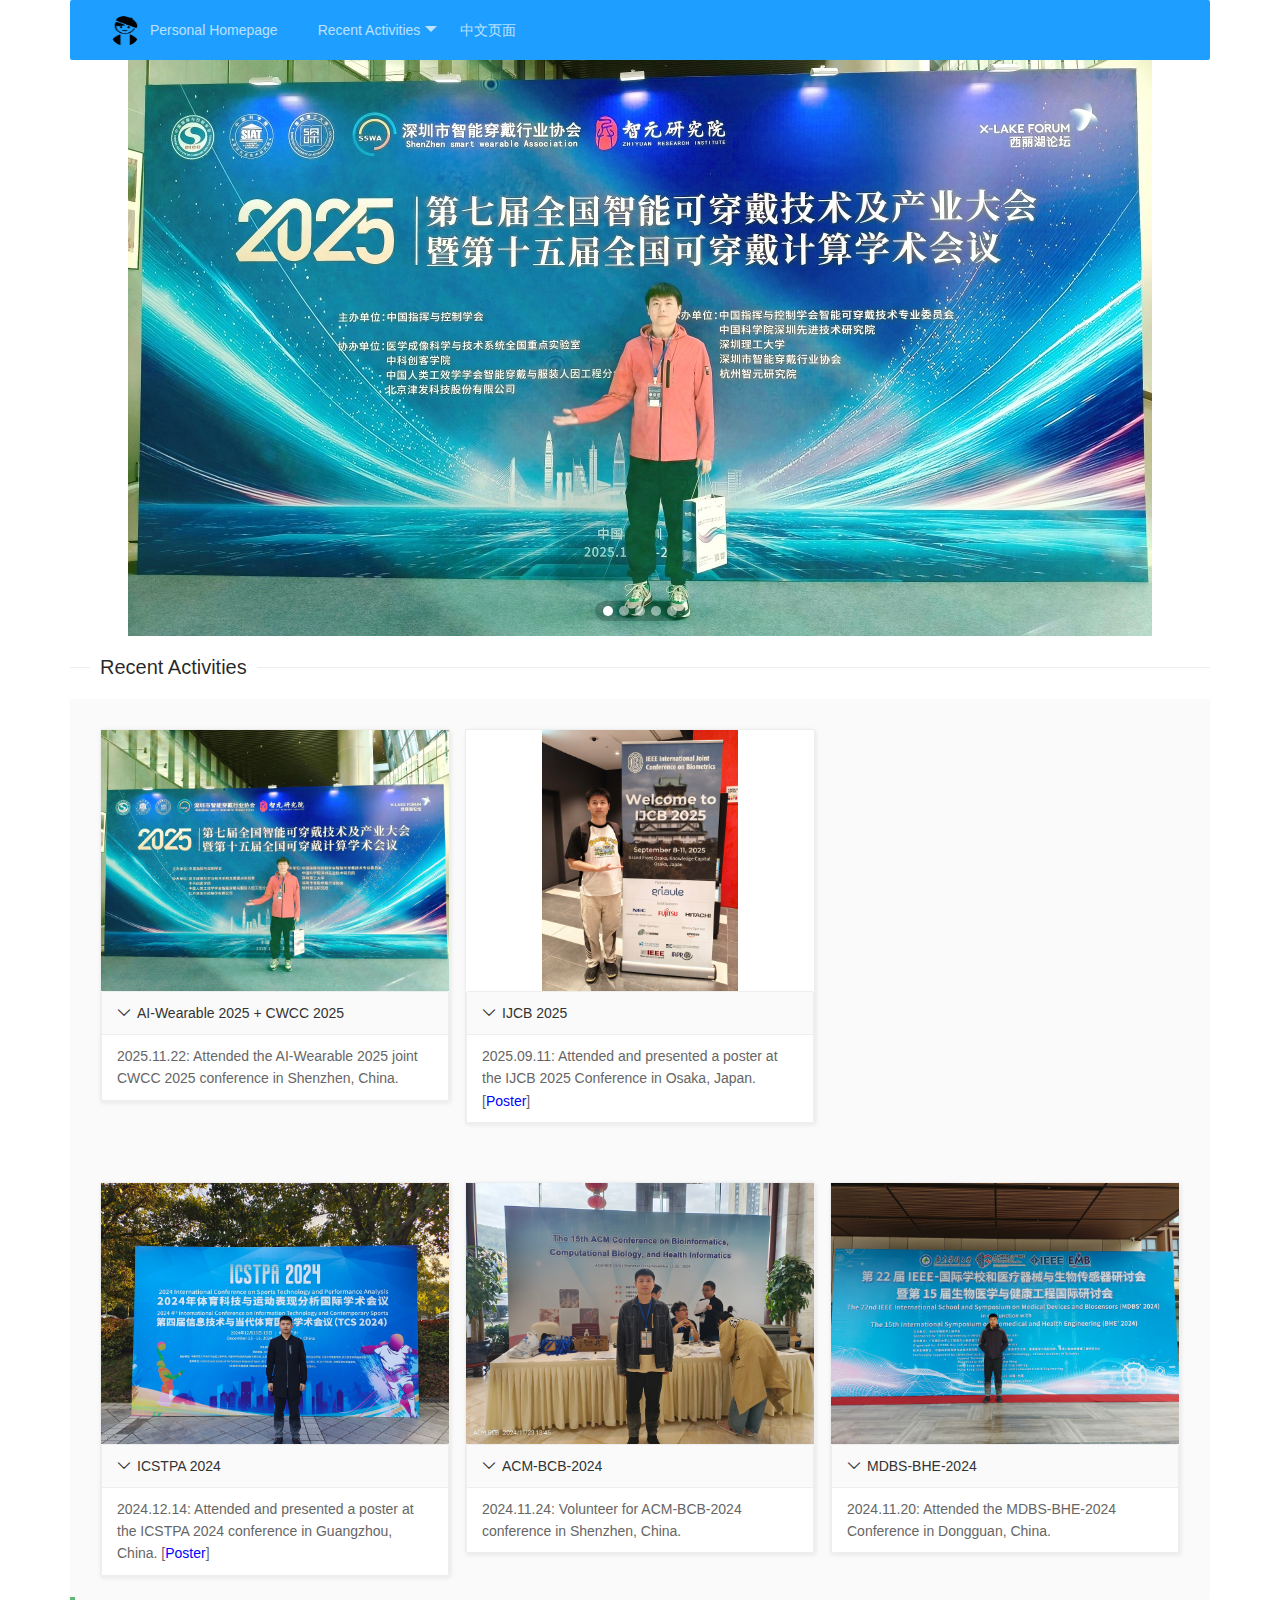
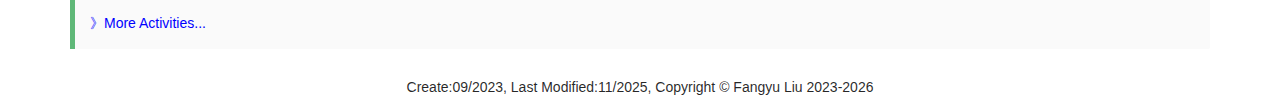
<file: team/activity_english.html>
<!--
create: Fangyu Liu
date:November 2024
-->
<!DOCTYPE html>
<html>
<head>
  <meta charset="utf-8">
  <title>Fangyu Liu's Activities</title>
  <meta name="viewport" content="width=device-width, initial-scale=1.0">
  <meta name="renderer" content="webkit">
  <meta http-equiv="X-UA-Compatible" content="IE=edge,chrome=1">
  <meta name="viewport" content="width=device-width, initial-scale=1, maximum-scale=1">
  <link rel="stylesheet" href="../layui/css/layui.css"  media="all">
  <link rel="icon" type="image/png" href="../icon/team.png">
  <style>
    /* 响应式样式 */
    @media (max-width: 768px) {
      /* 在这里添加适应小屏幕的样式 */
      .container {
        display: flex;
        flex-direction: column;
      }

      .column {
        width: 100%;
      }
      img {
        max-width: 100%;
        max-height: 100%;
        /*height: auto;*/
      }
      .my_carousel{
          object-fit: contain;
      }
      .layui-carousel {
        max-width: 100%;
        max-height: 100%;
        /*height: auto;*/
      }

      .nav-menu {
        display: none; /* 隐藏常规导航 */
      }

      .mobile-menu {
        display: block; /* 显示移动设备上的折叠菜单 */
      }
      .layui-col-md6 {
        width: 100%; /* 在小屏幕上宽度占据100% */
        max-width: none; /* 移除最大宽度限制 */
        max-height: none; /* 移除最大高度限制 */
        float: none; /* 不浮动，使其在下方显示 */
      }
    }
  </style>
  <!-- 注意：如果你直接复制所有代码到本地，上述css路径需要改成你本地的 -->
</head>
<body>
<div class="layui-container">
    <!--导航栏-->
    <ul class="layui-nav layui-bg-blue">
      <li class="layui-nav-item"><a href="../index_english.html"><img src="../icon/bachelor.png" class="layui-nav-img">Personal Homepage</a></li>
<!--      <li class="layui-nav-item layui-this"><a href=""><img src="../icon/team.png" class="layui-nav-img">Team's Homepage</a></li>-->
<!--      <li class="layui-nav-item"><a href="#introduce">Introduction</a></li>-->
      <li class="layui-nav-item">
        <a href="#activities">Recent Activities</a>
        <dl class="layui-nav-child">
          <dd><a href="activities_english.html">More Activities</a></dd>
        </dl>
      </li>
<!--      <li class="layui-nav-item">-->
<!--        <a href="#members">Members</a>-->
<!--        <dl class="layui-nav-child">-->
<!--          <dd><a href="#phd">PhD Students</a></dd>-->
<!--          <dd><a href="#master">Master Students</a></dd>-->
<!--          <dd><a href="#bachelor">Undergraduate</a></dd>-->
<!--        </dl>-->
<!--      </li>-->
<!--      <li class="layui-nav-item"><a href="#join">Apply to Join Us</a></li>-->
      <li class="layui-nav-item"><a href="activity.html">中文页面</a></li>
    </ul>
    <!--活动轮播图-->
    <div class="layui-carousel" id="our_carousel" style="margin: 0 auto; max-width: 100%; overflow: visible;">
        <div carousel-item="">
          <div class="layui-this"><img class="my_carousel" src="carouselFigure/activities5.jpg" style="width: 100%; height: auto;" onclick="javascript:location.href='#img5'"></div>
            <!-- <div style="display: flex; justify-content: center; align-items: center;">
              <img class="my_carousel" src="carouselFigure/activities4.jpg" style="width: 42.1875%; height: auto; max-width: 100%;" onclick="javascript:location.href='#img4'">
            </div> -->
            <div style="text-align: center;">
              <img class="my_carousel" src="carouselFigure/activities4.jpg" style="width: 42.1875%; height: auto; max-width: 100%; display: inline-block;" onclick="javascript:location.href='#img4'"><!--42.1875%为该不规则图片与其他规则图片1024宽的宽度比-->
            </div>
            <div><img class="my_carousel" src="carouselFigure/activities3.jpg" style="width: 100%; height: auto;" onclick="javascript:location.href='#img3'"></div>
            <div><img class="my_carousel" src="carouselFigure/activities2.jpg" style="width: 100%; height: auto;" onclick="javascript:location.href='#img2'"></div>
            <div><img class="my_carousel" src="carouselFigure/activities1.jpg" style="width: 100%; height: auto;" onclick="javascript:location.href='#img1'"></div>
<!--            <div class="layui-this"><img class="my_carousel" src="carouselFigure/activities4_test.jpg" style="width: 100%; height: auto;" onclick="javascript:location.href='#img1'"></div>-->
        </div>
    </div>
    <!--块引用-->
<!--    <fieldset id="introduce" class="layui-elem-field layui-field-title" style="margin-top: 20px;">-->
<!--        <legend>Introduction</legend>-->
<!--    </fieldset>-->
<!--    <blockquote class="layui-elem-quote">-->
<!--        None.-->
<!--    </blockquote>-->
    <fieldset id="activities" class="layui-elem-field layui-field-title" style="margin-top: 20px;">
        <legend>Recent Activities</legend>
    </fieldset>
    <div class="layui-bg-gray" style="padding: 30px;">

      <div class="layui-row layui-col-space15"><!--一行放置三个活动的图-->
        <!-- <div class="layui-col-md6" style="width: 100%; max-width: 365px; height: 100%; max-height:400px; float: left;">
          <div class="layui-panel" style="text-align: center;">
            <img src="activities/activities3.jpg" style="width: 100%; max-width: 385px; height: 100%; max-height: 300px; object-fit: fill;" id="img3" onclick="fold('3')">
            <div class="layui-collapse" lay-accordion="">
              <div class="layui-colla-item" style="text-align: left;">
                <h2 class="layui-colla-title">ICSTPA 2024</h2>
                <div class="layui-colla-content layui-show" index="3" flag="open">
                  <p>2024.12.14: Attended and presented a poster at the ICSTPA 2024 conference in Guangzhou, China. [<a href="../team/activities/Poster2.pdf" target="_blank" style="color: blue;">Poster</a>]</p>
                </div>
              </div>
            </div>
          </div>
        </div> -->
        <div class="layui-col-md6" style="width: 100%; max-width: 365px; height: 100%; max-height:400px; float: left;">
          <div class="layui-panel" style="text-align: center;">
            <img src="activities/activities5.jpg" style="width: 100%; max-width: 385px; height: 100%; max-height: 300px; object-fit: fill;" id="img5" onclick="fold('5')">
            <div class="layui-collapse" lay-accordion="">
              <div class="layui-colla-item" style="text-align: left;">
                <h2 class="layui-colla-title">AI-Wearable 2025 + CWCC 2025</h2>
                <div class="layui-colla-content layui-show" index="5" flag="open">
                  <p>2025.11.22: Attended the AI-Wearable 2025 joint CWCC 2025 conference in Shenzhen, China.</p>
                </div>
              </div>
            </div>
          </div>
        </div>
        <div class="layui-col-md6" style="width: 100%; max-width: 365px; height: 100%; max-height:400px; float: left;">
          <div class="layui-panel" style="text-align: center;">
            <img src="activities/activities4.jpg" style="width: 56.25%; max-width: 385px; height: 100%; max-height: 300px; object-fit: contain;" id="img4" onclick="fold('4')">
            <div class="layui-collapse" lay-accordion="">
              <div class="layui-colla-item" style="text-align: left;">
                <h2 class="layui-colla-title">IJCB 2025</h2>
                <div class="layui-colla-content layui-show" index="4" flag="open">
                  <p>2025.09.11: Attended and presented a poster at the IJCB 2025 Conference in Osaka, Japan. [<a href="../team/activities/Poster3.pdf" target="_blank" style="color: blue;">Poster</a>]</p>
                </div>
              </div>
            </div>
          </div>
        </div>
      </div>

      <div class="layui-row layui-col-space15" style="margin-top: 60px;"><!--一行放置三个活动的图-->
        <div class="layui-col-md6" style="width: 100%; max-width: 365px; height: 100%; max-height:400px; float: left;">
          <div class="layui-panel" style="text-align: center;">
            <img src="activities/activities3.jpg" style="width: 100%; max-width: 385px; height: 100%; max-height: 300px; object-fit: fill;" id="img3" onclick="fold('3')"><!--点击事件传入参数代表点击的第几个图-->
            <div class="layui-collapse" lay-accordion="">
              <div class="layui-colla-item" style="text-align: left;">
                <h2 class="layui-colla-title">ICSTPA 2024</h2>
                <div class="layui-colla-content layui-show" index="3" flag="open"><!--index逐个需要顺延序号，图片点击事件中用到代表需要打开哪个折叠面板，flag是状态码，是否为打开状态-->
                  <p>2024.12.14: Attended and presented a poster at the ICSTPA 2024 conference in Guangzhou, China. [<a href="../team/activities/Poster2.pdf" target="_blank" style="color: blue;">Poster</a>]</p>
                </div>
              </div>
            </div>
          </div>
        </div>
        <div class="layui-col-md6" style="width: 100%; max-width: 365px; height: 100%; max-height:400px; float: left;">
          <div class="layui-panel" style="text-align: center;">
            <img src="activities/activities2.jpg" style="width: 100%; max-width: 385px; height: 100%; max-height: 300px; object-fit: fill;" id="img2" onclick="fold('2')"><!--点击事件传入参数代表点击的第几个图-->
            <div class="layui-collapse" lay-accordion="">
              <div class="layui-colla-item" style="text-align: left;">
                <h2 class="layui-colla-title">ACM-BCB-2024</h2>
                <div class="layui-colla-content layui-show" index="2" flag="open"><!--index逐个需要顺延序号，图片点击事件中用到代表需要打开哪个折叠面板，flag是状态码，是否为打开状态-->
                  <p>2024.11.24: Volunteer for ACM-BCB-2024 conference in Shenzhen, China.</p>
                </div>
              </div>
            </div>
          </div>
        </div>
        <div class="layui-col-md6" style="width: 100%; max-width: 365px; height: 100%; max-height:400px; float: left;">
          <div class="layui-panel" style="text-align: center;">
            <img src="activities/activities1.jpg" style="width: 100%; max-width: 385px; height: 100%; max-height: 300px; object-fit: fill;" id="img1" onclick="fold('1')"><!--点击事件传入参数代表点击的第几个图-->
            <div class="layui-collapse" lay-accordion="">
              <div class="layui-colla-item" style="text-align: left;">
                <h2 class="layui-colla-title">MDBS-BHE-2024</h2>
                <div class="layui-colla-content layui-show" index="1" flag="open"><!--index逐个需要顺延序号，图片点击事件中用到代表需要打开哪个折叠面板，flag是状态码，是否为打开状态-->
                  <p>2024.11.20: Attended the MDBS-BHE-2024 Conference in Dongguan, China.</p>
                </div>
              </div>
            </div>
          </div>
        </div>
      </div>
    </div>
    <blockquote class="layui-elem-quote">
      <a href="activities_english.html" style="color:#0000FF">》More Activities...</a>
    </blockquote>
<!--    &lt;!&ndash;块引用&ndash;&gt;-->
<!--    <fieldset id="members" class="layui-elem-field layui-field-title" style="margin-top: 20px;">-->
<!--        <legend>Members</legend>-->
<!--    </fieldset>-->
<!--    <h3 id="phd" style="margin-left: 30px;">PhD Students</h3>-->
<!--    <div class="layui-bg-gray" style="padding: 30px;">-->
<!--      <div class="layui-row layui-col-space15">&lt;!&ndash;一行放置四个学生的图&ndash;&gt;-->
<!--        <div class="layui-col-md6" style="width: 100%; max-width: 273px; height: 100%; max-height:415px; float: left;">-->
<!--          <div class="layui-panel" style="text-align: center;">-->
<!--            <img src="students/student1_test.jpg" style="width: 100%; max-width: 210px; height: 100%; max-height: 270px; object-fit: fill;" onclick="fold('100')">&lt;!&ndash;点击事件传入参数代表点击的第几个图&ndash;&gt;-->
<!--            <div class="layui-collapse" lay-accordion="">-->
<!--              <div class="layui-colla-item" style="text-align: left;">-->
<!--                <h2 class="layui-colla-title">暂无 [Wu Zan]</h2>-->
<!--                <div class="layui-colla-content" index="100" flag="close">&lt;!&ndash;index逐个需要顺延序号，图片点击事件中用到代表需要打开哪个折叠面板，flag是状态码，是否为打开状态&ndash;&gt;-->
<!--                  <p>Direction: </p>-->
<!--                  <p>Time period in school: </p>-->
<!--&lt;!&ndash;                  <p>访学经历：2019.9~2019.10 日本理化所 R-CCS</p>&ndash;&gt;-->
<!--                  &lt;!&ndash;<p>毕业去向：</p>&ndash;&gt;-->
<!--                </div>-->
<!--              </div>-->
<!--            </div>-->
<!--          </div>-->
<!--        </div>-->
<!--        <div class="layui-col-md6" style="width: 100%; max-width: 273px; height: 100%; max-height:415px; float: left;">-->
<!--          <div class="layui-panel" style="text-align: center;">-->
<!--            <img src="students/student1_test.jpg" style="width: 100%; max-width: 210px; height: 100%; max-height: 270px; object-fit: fill;" onclick="fold('101')">&lt;!&ndash;点击事件传入参数代表点击的第几个图&ndash;&gt;-->
<!--            <div class="layui-collapse" lay-accordion="">-->
<!--              <div class="layui-colla-item" style="text-align: left;">-->
<!--                <h2 class="layui-colla-title">暂无 [Wu Zan]</h2>-->
<!--                <div class="layui-colla-content" index="101" flag="close">&lt;!&ndash;index逐个需要顺延序号，图片点击事件中用到代表需要打开哪个折叠面板，flag是状态码，是否为打开状态&ndash;&gt;-->
<!--                  <p>Direction: </p>-->
<!--                  <p>Time period in school: </p>-->
<!--                  &lt;!&ndash;<p>访学/交流经历：</p>&ndash;&gt;-->
<!--                  &lt;!&ndash;<p>毕业去向：</p>&ndash;&gt;-->
<!--                </div>-->
<!--              </div>-->
<!--            </div>-->
<!--          </div>-->
<!--        </div>-->
<!--        <div class="layui-col-md6" style="width: 100%; max-width: 273px; height: 100%; max-height:415px; float: left;">-->
<!--          <div class="layui-panel" style="text-align: center;">-->
<!--            <img src="students/student1_test.jpg" style="width: 100%; max-width: 210px; height: 100%; max-height: 270px; object-fit: fill;" onclick="fold('102')">&lt;!&ndash;点击事件传入参数代表点击的第几个图&ndash;&gt;-->
<!--            <div class="layui-collapse" lay-accordion="">-->
<!--              <div class="layui-colla-item" style="text-align: left;">-->
<!--                <h2 class="layui-colla-title">暂无 [Wu Zan]</h2>-->
<!--                <div class="layui-colla-content" index="102" flag="close">&lt;!&ndash;index逐个需要顺延序号，图片点击事件中用到代表需要打开哪个折叠面板，flag是状态码，是否为打开状态&ndash;&gt;-->
<!--                  <p>Direction: </p>-->
<!--                  <p>Time period in school: </p>-->
<!--                  &lt;!&ndash;<p>毕业去向：</p>&ndash;&gt;-->
<!--                </div>-->
<!--              </div>-->
<!--            </div>-->
<!--          </div>-->
<!--        </div>-->
<!--        <div class="layui-col-md6" style="width: 100%; max-width: 273px; height: 100%; max-height:415px; float: left;">-->
<!--          <div class="layui-panel" style="text-align: center;">-->
<!--            <img src="students/student1_test.jpg" style="width: 100%; max-width: 210px; height: 100%; max-height: 270px; object-fit: fill;" onclick="fold('103')">&lt;!&ndash;点击事件传入参数代表点击的第几个图&ndash;&gt;-->
<!--            <div class="layui-collapse" lay-accordion="">-->
<!--              <div class="layui-colla-item" style="text-align: left;">-->
<!--                <h2 class="layui-colla-title">暂无 [Wu Zan]</h2>-->
<!--                <div class="layui-colla-content" index="103" flag="close">&lt;!&ndash;index逐个需要顺延序号，图片点击事件中用到代表需要打开哪个折叠面板，flag是状态码，是否为打开状态&ndash;&gt;-->
<!--                  <p>Direction: </p>-->
<!--                  <p>Time period in school: </p>-->
<!--                  &lt;!&ndash;<p>访学/交流经历：</p>&ndash;&gt;-->
<!--                  &lt;!&ndash;<p>毕业去向：</p>&ndash;&gt;-->
<!--                </div>-->
<!--              </div>-->
<!--            </div>-->
<!--          </div>-->
<!--        </div>-->
<!--      </div>-->
<!--    </div>-->
<!--    <h3 id="master" style="margin-left: 30px;">Master Students</h3>-->
<!--    <div class="layui-bg-gray" style="padding: 30px;">-->
<!--      <div class="layui-row layui-col-space15">&lt;!&ndash;一行放置四个学生的图&ndash;&gt;-->
<!--        <div class="layui-col-md6" style="width: 100%; max-width: 273px; height: 100%; max-height:415px; float: left;">-->
<!--          <div class="layui-panel" style="text-align: center;">-->
<!--            <img src="students/student1_test.jpg" style="width: 100%; max-width: 210px; height: 100%; max-height: 270px; object-fit: fill;" onclick="fold('200')">&lt;!&ndash;点击事件传入参数代表点击的第几个图&ndash;&gt;-->
<!--            <div class="layui-collapse" lay-accordion="">-->
<!--              <div class="layui-colla-item" style="text-align: left;">-->
<!--                <h2 class="layui-colla-title">暂无 [Wu Zan]</h2>-->
<!--                <div class="layui-colla-content" index="200" flag="close">&lt;!&ndash;index逐个需要顺延序号，图片点击事件中用到代表需要打开哪个折叠面板，flag是状态码，是否为打开状态&ndash;&gt;-->
<!--                  <p>Direction: </p>-->
<!--                  <p>Time period in school: </p>-->
<!--                </div>-->
<!--              </div>-->
<!--            </div>-->
<!--          </div>-->
<!--        </div>-->
<!--        <div class="layui-col-md6" style="width: 100%; max-width: 273px; height: 100%; max-height:415px; float: left;">-->
<!--          <div class="layui-panel" style="text-align: center;">-->
<!--            <img src="students/student1_test.jpg" style="width: 100%; max-width: 210px; height: 100%; max-height: 270px; object-fit: fill;" onclick="fold('201')">&lt;!&ndash;点击事件传入参数代表点击的第几个图&ndash;&gt;-->
<!--            <div class="layui-collapse" lay-accordion="">-->
<!--              <div class="layui-colla-item" style="text-align: left;">-->
<!--                <h2 class="layui-colla-title">暂无 [Wu Zan]</h2>-->
<!--                <div class="layui-colla-content" index="201" flag="close">&lt;!&ndash;index逐个需要顺延序号，图片点击事件中用到代表需要打开哪个折叠面板，flag是状态码，是否为打开状态&ndash;&gt;-->
<!--                  <p>Direction: </p>-->
<!--                  <p>Time period in school: </p>-->
<!--                </div>-->
<!--              </div>-->
<!--            </div>-->
<!--          </div>-->
<!--        </div>-->
<!--        <div class="layui-col-md6" style="width: 100%; max-width: 273px; height: 100%; max-height:415px; float: left;">-->
<!--          <div class="layui-panel" style="text-align: center;">-->
<!--            <img src="students/student1_test.jpg" style="width: 100%; max-width: 210px; height: 100%; max-height: 270px; object-fit: fill;" onclick="fold('202')">&lt;!&ndash;点击事件传入参数代表点击的第几个图&ndash;&gt;-->
<!--            <div class="layui-collapse" lay-accordion="">-->
<!--              <div class="layui-colla-item" style="text-align: left;">-->
<!--                <h2 class="layui-colla-title">暂无 [Wu Zan]</h2>-->
<!--                <div class="layui-colla-content" index="202" flag="close">&lt;!&ndash;index逐个需要顺延序号，图片点击事件中用到代表需要打开哪个折叠面板，flag是状态码，是否为打开状态&ndash;&gt;-->
<!--                  <p>Direction: </p>-->
<!--                  <p>Time period in school: </p>-->
<!--                  &lt;!&ndash;<p>毕业去向：</p>&ndash;&gt;-->
<!--                </div>-->
<!--              </div>-->
<!--            </div>-->
<!--          </div>-->
<!--        </div>-->
<!--        <div class="layui-col-md6" style="width: 100%; max-width: 273px; height: 100%; max-height:415px; float: left;">-->
<!--          <div class="layui-panel" style="text-align: center;">-->
<!--            <img src="students/student1_test.jpg" style="width: 100%; max-width: 210px; height: 100%; max-height: 270px; object-fit: fill;" onclick="fold('203')">&lt;!&ndash;点击事件传入参数代表点击的第几个图&ndash;&gt;-->
<!--            <div class="layui-collapse" lay-accordion="">-->
<!--              <div class="layui-colla-item" style="text-align: left;">-->
<!--                <h2 class="layui-colla-title">暂无 [Wu Zan]</h2>-->
<!--                <div class="layui-colla-content" index="203" flag="close">&lt;!&ndash;index逐个需要顺延序号，图片点击事件中用到代表需要打开哪个折叠面板，flag是状态码，是否为打开状态&ndash;&gt;-->
<!--                  <p>Direction: </p>-->
<!--                  <p>Time period in school: </p>-->
<!--                  &lt;!&ndash;<p>访学/交流经历：</p>&ndash;&gt;-->
<!--                  &lt;!&ndash;<p>毕业去向：</p>&ndash;&gt;-->
<!--                </div>-->
<!--              </div>-->
<!--            </div>-->
<!--          </div>-->
<!--        </div>-->
<!--      </div>-->
<!--    </div>-->
<!--    &lt;!&ndash;静态无网格表格&ndash;&gt;-->
<!--    <h3 id="bachelor" style="margin-left: 30px;">Undergraduate students under the guidance of Fangyu Liu</h3>-->
<!--    <table class="layui-table" lay-even="" lay-skin="nob" style="text-align: center;">-->
<!--      <colgroup>-->
<!--        <col width="15%">-->
<!--        <col width="15%">-->
<!--        <col width="40%">-->
<!--        <col width="30%">-->
<!--      </colgroup>-->
<!--      <thead>-->
<!--        <tr>-->
<!--          <th style="text-align: center;">Name</th>-->
<!--          <th style="text-align: center;">Time period in school</th>-->
<!--          <th style="text-align: center;">Theme of graduation thesis</th>-->
<!--          <th style="text-align: center;">Situation after graduation</th>-->
<!--        </tr>-->
<!--      </thead>-->
<!--      <tbody>-->
<!--        <tr>-->
<!--          <td>...</td>-->
<!--          <td>...</td>-->
<!--          <td>...</td>-->
<!--          <td>...</td>-->
<!--        </tr>-->
<!--        &lt;!&ndash;-->
<!--        <tr>-->
<!--          <td>迪迦 [Jia Di]</td>-->
<!--          <td>2016-2020</td>-->
<!--          <td>基于xxxx的xxxx算法</td>-->
<!--          <td>华为技术有限公司</td>-->
<!--        </tr>-->
<!--        <tr>-->
<!--          <td>迪迦 [Jia Di]</td>-->
<!--          <td>2016-2020</td>-->
<!--          <td>基于xxxx的xxxx算法</td>-->
<!--          <td>华为技术有限公司</td>-->
<!--        </tr>-->
<!--        <tr>-->
<!--          <td>迪迦 [Jia Di]</td>-->
<!--          <td>2016-2020</td>-->
<!--          <td>基于xxxx的xxxx算法</td>-->
<!--          <td>华为技术有限公司</td>-->
<!--        </tr>-->
<!--        <tr>-->
<!--          <td>迪迦 [Jia Di]</td>-->
<!--          <td>2016-2020</td>-->
<!--          <td>基于xxxx的xxxx算法</td>-->
<!--          <td>华为技术有限公司</td>-->
<!--        </tr>-->
<!--        &ndash;&gt;-->
<!--      </tbody>-->
<!--    </table>-->
<!--    <p>*Note: The order of the above students is arranged according to the year of matriculate and name dictionary</p>-->
<!--    &lt;!&ndash;块引用&ndash;&gt;-->
<!--    <fieldset id="join" class="layui-elem-field layui-field-title" style="margin-top: 20px;">-->
<!--        <legend>Apply to Join Us</legend>-->
<!--    </fieldset>-->
<!--    <blockquote class="layui-elem-quote">None.</blockquote>-->
<!--&lt;!&ndash;    <blockquote class="layui-elem-quote">We have always been interested in recruiting diligent, motivated, and hard-working postgraduate and undergraduate students. If you are interested in biomedical signal processing, wearable health-monitoring devices, medical image analysis, and machine learning related directions, and want to join the research team or learn more about the team, please email ：fy dot liu1 at siat dot ac dot cn contact me and send your resume.</blockquote>&ndash;&gt;-->
    <!--页底-->
    <footer class="footer" style="margin-top: 30px;">
      <div class="container" style="text-align: center;">
          <p class="text-muted">Create:09/2023, Last Modified:11/2025, Copyright © Fangyu Liu 2023-2026</p>
      </div>
      <div class="color_wrapper"></div>
    </footer>
</div>

<script src="../layui/layui.js" charset="utf-8"></script>
<!-- 注意：如果你直接复制所有代码到本地，上述 JS 路径需要改成你本地的 -->
<script src="../Javascript/myjs.js" charset="utf-8"></script>
<!-- 注意：如果你直接复制所有代码到本地，上述 JS 路径需要改成你本地的 -->
<script>
  //图片点击折叠面板事件
  function fold(index){
    var colla=document.getElementsByClassName('layui-colla-content');//获取className为div的元素
    for(var i=0;i<colla.length;i++){
      if(colla[i].getAttribute("index")==index){
        if(colla[i].getAttribute("flag")=="close"){
          colla[i].className="layui-colla-content layui-show";
          colla[i].setAttribute("flag","open");
        }
        else if(colla[i].getAttribute("flag")=="open"){
          colla[i].className="layui-colla-content";
          colla[i].setAttribute("flag","close");
        }
      }
    }
  }
    //双重监听事件，1、图片尺寸改变，父元素，祖父元素随着图片高度改变而改变高度；2、祖父元素的class属性随着轮播图切换而改变，监听到class属性发生改变后重启1号监听事件
    window.onload = function() {
        const carouselFatherItem = document.querySelector('.layui-carousel');
        let carouselItem = document.querySelector('.layui-this'); // 初始的 .layui-this 元素
        let img = document.querySelector('.layui-this').querySelector('img');

        // 创建 ResizeObserver 来监听图片尺寸变化
        const resizeObserver = new ResizeObserver(() => {
            carouselItem = document.querySelector('.layui-this'); // 初始的 .layui-this 元素
            img = document.querySelector('.layui-this').querySelector('img');
            // 当图片尺寸变化时，调整父元素和祖父元素的高度
            carouselFatherItem.style.height = img.height + 'px';
            carouselItem.style.height = img.height + 'px';
        });

        // 开始监听图片元素
        resizeObserver.observe(img);

        // 创建 MutationObserver 来监听 .layui-this 元素的 class 属性变化
        const mutationObserver = new MutationObserver(() => {
            // 当 .layui-this 的 class 属性变化时，重新查找新的 .layui-this 元素
            const newCarouselItem = document.querySelector('.layui-this');
            if (newCarouselItem && newCarouselItem !== carouselItem) {
                // 如果 .layui-this 元素已经变化，更新 carouselItem 引用
                carouselItem = document.querySelector('.layui-this');
                // 重新查找图片并开始监听新的图片大小变化
                const newImg = document.querySelector('.layui-this').querySelector('img');
                if (newImg) {
                    // 停止之前的监听
                    resizeObserver.disconnect();
                    // 重新开始监听新的图片
                    resizeObserver.observe(newImg);
                }
            }
        });

        // 监听 carouselFatherItem 或其父元素的 class 变化
        mutationObserver.observe(carouselFatherItem, {
            attributes: true,         // 监听属性变化
            attributeFilter: ['class'], // 仅监听 class 属性变化
            subtree: true             // 监听整个树的属性变化
        });
    };
</script>

</body>
</html>
</file>
<file: css/custom.css>
body{
	font-size: 16px;

}
.page-titile-wraper{
  background-image: url("../assets/texture.jpg");
  background-repeat: repeat;
}

.page-titile-wraper p.lead{
  margin-bottom: 10px;
  font-weight: 400;
}

.side-bar{
  margin-top: 40px;
}

.side-bar > .panel-body{
  padding: 10px !important;
}

.side-bar > .panel-body > h3{
  margin-top: 10px !important;
}

.side-bar p.lead {
  margin-bottom: 5px;
}

.panel-sub-head{
  margin-top: 15px;
}


a{
  color:#1B58B8 !important ;
  text-decoration: none;
}

.aboutme-wraper{
 padding-bottom: 20px;
}

.aboutme-wraper p{
	font-size: 18px;
  font-weight: 200 !important;
}

.custom_navbar{
  background-image: url("../assets/texture.jpg");
  background-repeat: repeat;
}


.custom-navbar-brand{
  font-size: 25px;
  font-weight: 400 !important;

}

h1, h2,h3{
	font-weight: 400 !important;
}

.my-label {
  background-color: #1B58B8;
}

.color_wrapper {
  width: 100%;
  padding: 0;
  margin: 0;
  height: 10px;
  background-color: #1B58B8;
  clear: both;
}

*[id]:before { 
  display: block; 
  content: " "; 
  margin-top: -80px; 
  height: 80px; 
  visibility: hidden; 
}

.navbar-nav,
.navbar-nav > li > a
{
	background-color: #1B58B8 !important;

}

.navbar-nav > li > a:hover, 
.navbar-nav > li > a:focus {
	background-color: #80233c !important;
}

.navbar-nav li a{
	color:white !important;
}

.btn-primary{

  background-color: transparent !important;
  border-color: #80233c;
}

a:hover.btn-primary , 
a:focus.btn-primary {
	  color: #fff !important;
background-color: #1B58B8 !important;
border-color: #80233c;
}

/*======================*/
/* Sticky Footer    */
/*======================*/
/* Sticky footer styles
-------------------------------------------------- */
html {
  position: relative;
  min-height: 100%;
}
body {
  /* Margin bottom by footer height */
  margin-top: 60px;
  margin-bottom: 100px;
}
.footer {
  position: absolute;
  bottom: 0;
  width: 100%;
  /* Set the fixed height of the footer here */
  height: 60px;
  background-color: #f5f5f5;
}
/* Custom page CSS
-------------------------------------------------- */
/* Not required for template or sticky footer method. */

.container .text-muted {
  margin: 20px 0;
}

.footer > .container {
  padding-right: 15px;
  padding-left: 15px;
}

code {
  font-size: 80%;
}


@media (max-width: 999px) {  
	a.custom-navbar-brand{
		font-size: 16pt; padding-right: 0;  
	} 
	.bs-docs-nav .navbar-toggle .icon-bar {
  		background-color: #1B58B8;
	}
  .bs-docs-nav .navbar-header .navbar-toggle {
    border-color: #1B58B8;
  }
  .navbar-nav {

  margin-bottom: 0px;

  }

}

.sub-header{
  margin-top: 0px;
}


ol { padding-left:20px; }
.paper-list li{ margin-bottom:10px;}
.editor-list li{ margin-bottom:10px;display: block;padding-left: 25px;background-image: url("../icon/editor.png");background-position: left top;background-size: 20px 20px;background-repeat: no-repeat;}
.reviewer-list li{ margin-bottom:10px;display: block;padding-left: 25px;background-image: url("../icon/reviewer.png");background-position: left top;background-size: 20px 20px;background-repeat: no-repeat;}
.chair-list li{ margin-bottom:10px;display: block;padding-left: 25px;background-image: url("../icon/chair.png");background-position: left top;background-size: 20px 20px;background-repeat: no-repeat;}
.organizer-list li{ margin-bottom:10px;display: block;padding-left: 25px;background-image: url("../icon/organizer.png");background-position: left top;background-size: 22px 22px;background-repeat: no-repeat;}
.project-list li{ margin-bottom:10px;display: block;padding-left: 25px;background-image: url("../icon/project.png");background-position: left top;background-size: 20px 20px;background-repeat: no-repeat;}
.papers-list li{ margin-bottom:10px;display: block;padding-left: 25px;background-image: url("../icon/paper.png");background-position: left top;background-size: 14px 20px;background-repeat: no-repeat;}
.teach-list li{ margin-bottom:10px;display: block;padding-left: 25px;background-image: url("../icon/blackboard.png");background-position: left top;background-size: 20px 20px;background-repeat: no-repeat;}

@media (max-width: 400px) { 
	a.custom-navbar-brand{
		width: 250px;
		padding-top: 5px;
    font-size: 16pt;
	} 

	.footer .container .text-muted {
  		margin: 10px 0;
  		font-size: 12px;
	}
}
</file>
<file: css/syntax.css>
/** Syntax highlighting styles */
.highlight { font-family: Helvetica, Arial, sans-serif; font-size: 16px; line-height: 1.5; font-weight: 300; color: #111; background-color: #fdfdfd; -webkit-text-size-adjust: 100%; background: #fff; }
.highlight .c { color: #998; font-style: italic; }
.highlight .err { color: #a61717; background-color: #e3d2d2; }
.highlight .k { font-weight: bold; }
.highlight .o { font-weight: bold; }
.highlight .cm { color: #998; font-style: italic; }
.highlight .cp { color: #999; font-weight: bold; }
.highlight .c1 { color: #998; font-style: italic; }
.highlight .cs { color: #999; font-weight: bold; font-style: italic; }
.highlight .gd { color: #000; background-color: #fdd; }
.highlight .gd .x { color: #000; background-color: #faa; }
.highlight .ge { font-style: italic; }
.highlight .gr { color: #a00; }
.highlight .gh { color: #999; }
.highlight .gi { color: #000; background-color: #dfd; }
.highlight .gi .x { color: #000; background-color: #afa; }
.highlight .go { color: #888; }
.highlight .gp { color: #555; }
.highlight .gs { font-weight: bold; }
.highlight .gu { color: #aaa; }
.highlight .gt { color: #a00; }
.highlight .kc { font-weight: bold; }
.highlight .kd { font-weight: bold; }
.highlight .kp { font-weight: bold; }
.highlight .kr { font-weight: bold; }
.highlight .kt { color: #458; font-weight: bold; }
.highlight .m { color: #099; }
.highlight .s { color: #d14; }
.highlight .na { color: #008080; }
.highlight .nb { color: #9A334F; }
.highlight .nc { color: #458; font-weight: bold; }
.highlight .no { color: #008080; }
.highlight .ni { color: #800080; }
.highlight .ne { color: #900; font-weight: bold; }
.highlight .nf { color: #900; font-weight: bold; }
.highlight .nn { color: #555; }
.highlight .nt { color: #000080; }
.highlight .nv { color: #008080; }
.highlight .ow { font-weight: bold; }
.highlight .w { color: #bbb; }
.highlight .mf { color: #099; }
.highlight .mh { color: #099; }
.highlight .mi { color: #099; }
.highlight .mo { color: #099; }
.highlight .sb { color: #d14; }
.highlight .sc { color: #d14; }
.highlight .sd { color: #d14; }
.highlight .s2 { color: #d14; }
.highlight .se { color: #d14; }
.highlight .sh { color: #d14; }
.highlight .si { color: #d14; }
.highlight .sx { color: #d14; }
.highlight .sr { color: #009926; }
.highlight .s1 { color: #d14; }
.highlight .ss { color: #990073; }
.highlight .bp { color: #999; }
.highlight .vc { color: #008080; }
.highlight .vg { color: #008080; }
.highlight .vi { color: #008080; }
.highlight .il { color: #099; }
</file>
<file: layui/css/layui.css>
.layui-inline,img{display:inline-block;vertical-align:middle}h1,h2,h3,h4,h5,h6{font-weight:400}a,body{color:#333}.layui-edge,.layui-header,.layui-inline,.layui-main{position:relative}.layui-edge,hr{height:0;overflow:hidden}.layui-layout-body,.layui-side,.layui-side-scroll{overflow-x:hidden}.layui-btn,.layui-edge,.layui-inline,img{vertical-align:middle}.layui-btn,.layui-disabled,.layui-icon,.layui-unselect{-moz-user-select:none;-webkit-user-select:none;-ms-user-select:none}.layui-elip,.layui-form-checkbox span,.layui-form-pane .layui-form-label{text-overflow:ellipsis;white-space:nowrap}.layui-edge,.layui-elip,hr{overflow:hidden}blockquote,body,button,dd,div,dl,dt,form,h1,h2,h3,h4,h5,h6,input,li,ol,p,pre,td,textarea,th,ul{margin:0;padding:0;-webkit-tap-highlight-color:rgba(0,0,0,0)}a:active,a:hover{outline:0}img{border:none}li{list-style:none}table{border-collapse:collapse;border-spacing:0}h4,h5,h6{font-size:100%}button,input,optgroup,option,select,textarea{font-family:inherit;font-size:inherit;font-style:inherit;font-weight:inherit;outline:0}pre{white-space:pre-wrap;white-space:-moz-pre-wrap;white-space:-pre-wrap;white-space:-o-pre-wrap;word-wrap:break-word}body{line-height:1.6;color:rgba(0,0,0,.85);font:14px Helvetica Neue,Helvetica,PingFang SC,Tahoma,Arial,sans-serif}hr{line-height:0;margin:10px 0;padding:0;border:none!important;border-bottom:1px solid #eee!important;clear:both;background:0 0}a{text-decoration:none}a:hover{color:#777}a cite{font-style:normal;*cursor:pointer}.layui-border-box,.layui-border-box *{box-sizing:border-box}.layui-box,.layui-box *{box-sizing:content-box}.layui-clear{clear:both;*zoom:1}.layui-clear:after{content:'\20';clear:both;*zoom:1;display:block;height:0}.layui-inline{*display:inline;*zoom:1}.layui-edge{display:inline-block;width:0;border-width:6px;border-style:dashed;border-color:transparent}.layui-edge-top{top:-4px;border-bottom-color:#999;border-bottom-style:solid}.layui-edge-right{border-left-color:#999;border-left-style:solid}.layui-edge-bottom{top:2px;border-top-color:#999;border-top-style:solid}.layui-edge-left{border-right-color:#999;border-right-style:solid}.layui-disabled,.layui-disabled:hover{color:#d2d2d2!important;cursor:not-allowed!important}.layui-circle{border-radius:100%}.layui-show{display:block!important}.layui-hide{display:none!important}.layui-show-v{visibility:visible!important}.layui-hide-v{visibility:hidden!important}@font-face{font-family:layui-icon;src:url(../font/iconfont.eot?v=256);src:url(../font/iconfont.eot?v=256#iefix) format('embedded-opentype'),url(../font/iconfont.woff2?v=256) format('woff2'),url(../font/iconfont.woff?v=256) format('woff'),url(../font/iconfont.ttf?v=256) format('truetype'),url(../font/iconfont.svg?v=256#layui-icon) format('svg')}.layui-icon{font-family:layui-icon!important;font-size:16px;font-style:normal;-webkit-font-smoothing:antialiased;-moz-osx-font-smoothing:grayscale}.layui-icon-reply-fill:before{content:"\e611"}.layui-icon-set-fill:before{content:"\e614"}.layui-icon-menu-fill:before{content:"\e60f"}.layui-icon-search:before{content:"\e615"}.layui-icon-share:before{content:"\e641"}.layui-icon-set-sm:before{content:"\e620"}.layui-icon-engine:before{content:"\e628"}.layui-icon-close:before{content:"\1006"}.layui-icon-close-fill:before{content:"\1007"}.layui-icon-chart-screen:before{content:"\e629"}.layui-icon-star:before{content:"\e600"}.layui-icon-circle-dot:before{content:"\e617"}.layui-icon-chat:before{content:"\e606"}.layui-icon-release:before{content:"\e609"}.layui-icon-list:before{content:"\e60a"}.layui-icon-chart:before{content:"\e62c"}.layui-icon-ok-circle:before{content:"\1005"}.layui-icon-layim-theme:before{content:"\e61b"}.layui-icon-table:before{content:"\e62d"}.layui-icon-right:before{content:"\e602"}.layui-icon-left:before{content:"\e603"}.layui-icon-cart-simple:before{content:"\e698"}.layui-icon-face-cry:before{content:"\e69c"}.layui-icon-face-smile:before{content:"\e6af"}.layui-icon-survey:before{content:"\e6b2"}.layui-icon-tree:before{content:"\e62e"}.layui-icon-ie:before{content:"\e7bb"}.layui-icon-upload-circle:before{content:"\e62f"}.layui-icon-add-circle:before{content:"\e61f"}.layui-icon-download-circle:before{content:"\e601"}.layui-icon-templeate-1:before{content:"\e630"}.layui-icon-util:before{content:"\e631"}.layui-icon-face-surprised:before{content:"\e664"}.layui-icon-edit:before{content:"\e642"}.layui-icon-speaker:before{content:"\e645"}.layui-icon-down:before{content:"\e61a"}.layui-icon-file:before{content:"\e621"}.layui-icon-layouts:before{content:"\e632"}.layui-icon-rate-half:before{content:"\e6c9"}.layui-icon-add-circle-fine:before{content:"\e608"}.layui-icon-prev-circle:before{content:"\e633"}.layui-icon-read:before{content:"\e705"}.layui-icon-404:before{content:"\e61c"}.layui-icon-carousel:before{content:"\e634"}.layui-icon-help:before{content:"\e607"}.layui-icon-code-circle:before{content:"\e635"}.layui-icon-windows:before{content:"\e67f"}.layui-icon-water:before{content:"\e636"}.layui-icon-username:before{content:"\e66f"}.layui-icon-find-fill:before{content:"\e670"}.layui-icon-about:before{content:"\e60b"}.layui-icon-location:before{content:"\e715"}.layui-icon-up:before{content:"\e619"}.layui-icon-pause:before{content:"\e651"}.layui-icon-date:before{content:"\e637"}.layui-icon-layim-uploadfile:before{content:"\e61d"}.layui-icon-delete:before{content:"\e640"}.layui-icon-play:before{content:"\e652"}.layui-icon-top:before{content:"\e604"}.layui-icon-firefox:before{content:"\e686"}.layui-icon-friends:before{content:"\e612"}.layui-icon-refresh-3:before{content:"\e9aa"}.layui-icon-ok:before{content:"\e605"}.layui-icon-layer:before{content:"\e638"}.layui-icon-face-smile-fine:before{content:"\e60c"}.layui-icon-dollar:before{content:"\e659"}.layui-icon-group:before{content:"\e613"}.layui-icon-layim-download:before{content:"\e61e"}.layui-icon-picture-fine:before{content:"\e60d"}.layui-icon-link:before{content:"\e64c"}.layui-icon-diamond:before{content:"\e735"}.layui-icon-log:before{content:"\e60e"}.layui-icon-key:before{content:"\e683"}.layui-icon-rate-solid:before{content:"\e67a"}.layui-icon-fonts-del:before{content:"\e64f"}.layui-icon-unlink:before{content:"\e64d"}.layui-icon-fonts-clear:before{content:"\e639"}.layui-icon-triangle-r:before{content:"\e623"}.layui-icon-circle:before{content:"\e63f"}.layui-icon-radio:before{content:"\e643"}.layui-icon-align-center:before{content:"\e647"}.layui-icon-align-right:before{content:"\e648"}.layui-icon-align-left:before{content:"\e649"}.layui-icon-loading-1:before{content:"\e63e"}.layui-icon-return:before{content:"\e65c"}.layui-icon-fonts-strong:before{content:"\e62b"}.layui-icon-upload:before{content:"\e67c"}.layui-icon-dialogue:before{content:"\e63a"}.layui-icon-video:before{content:"\e6ed"}.layui-icon-headset:before{content:"\e6fc"}.layui-icon-cellphone-fine:before{content:"\e63b"}.layui-icon-add-1:before{content:"\e654"}.layui-icon-face-smile-b:before{content:"\e650"}.layui-icon-fonts-html:before{content:"\e64b"}.layui-icon-screen-full:before{content:"\e622"}.layui-icon-form:before{content:"\e63c"}.layui-icon-cart:before{content:"\e657"}.layui-icon-camera-fill:before{content:"\e65d"}.layui-icon-tabs:before{content:"\e62a"}.layui-icon-heart-fill:before{content:"\e68f"}.layui-icon-fonts-code:before{content:"\e64e"}.layui-icon-ios:before{content:"\e680"}.layui-icon-at:before{content:"\e687"}.layui-icon-fire:before{content:"\e756"}.layui-icon-set:before{content:"\e716"}.layui-icon-fonts-u:before{content:"\e646"}.layui-icon-triangle-d:before{content:"\e625"}.layui-icon-tips:before{content:"\e702"}.layui-icon-picture:before{content:"\e64a"}.layui-icon-more-vertical:before{content:"\e671"}.layui-icon-bluetooth:before{content:"\e689"}.layui-icon-flag:before{content:"\e66c"}.layui-icon-loading:before{content:"\e63d"}.layui-icon-fonts-i:before{content:"\e644"}.layui-icon-refresh-1:before{content:"\e666"}.layui-icon-rmb:before{content:"\e65e"}.layui-icon-addition:before{content:"\e624"}.layui-icon-home:before{content:"\e68e"}.layui-icon-time:before{content:"\e68d"}.layui-icon-user:before{content:"\e770"}.layui-icon-notice:before{content:"\e667"}.layui-icon-chrome:before{content:"\e68a"}.layui-icon-edge:before{content:"\e68b"}.layui-icon-login-weibo:before{content:"\e675"}.layui-icon-voice:before{content:"\e688"}.layui-icon-upload-drag:before{content:"\e681"}.layui-icon-login-qq:before{content:"\e676"}.layui-icon-snowflake:before{content:"\e6b1"}.layui-icon-heart:before{content:"\e68c"}.layui-icon-logout:before{content:"\e682"}.layui-icon-file-b:before{content:"\e655"}.layui-icon-template:before{content:"\e663"}.layui-icon-transfer:before{content:"\e691"}.layui-icon-auz:before{content:"\e672"}.layui-icon-console:before{content:"\e665"}.layui-icon-app:before{content:"\e653"}.layui-icon-prev:before{content:"\e65a"}.layui-icon-website:before{content:"\e7ae"}.layui-icon-next:before{content:"\e65b"}.layui-icon-component:before{content:"\e857"}.layui-icon-android:before{content:"\e684"}.layui-icon-more:before{content:"\e65f"}.layui-icon-login-wechat:before{content:"\e677"}.layui-icon-shrink-right:before{content:"\e668"}.layui-icon-spread-left:before{content:"\e66b"}.layui-icon-camera:before{content:"\e660"}.layui-icon-note:before{content:"\e66e"}.layui-icon-refresh:before{content:"\e669"}.layui-icon-female:before{content:"\e661"}.layui-icon-male:before{content:"\e662"}.layui-icon-screen-restore:before{content:"\e758"}.layui-icon-password:before{content:"\e673"}.layui-icon-senior:before{content:"\e674"}.layui-icon-theme:before{content:"\e66a"}.layui-icon-tread:before{content:"\e6c5"}.layui-icon-praise:before{content:"\e6c6"}.layui-icon-star-fill:before{content:"\e658"}.layui-icon-rate:before{content:"\e67b"}.layui-icon-template-1:before{content:"\e656"}.layui-icon-vercode:before{content:"\e679"}.layui-icon-service:before{content:"\e626"}.layui-icon-cellphone:before{content:"\e678"}.layui-icon-print:before{content:"\e66d"}.layui-icon-cols:before{content:"\e610"}.layui-icon-wifi:before{content:"\e7e0"}.layui-icon-export:before{content:"\e67d"}.layui-icon-rss:before{content:"\e808"}.layui-icon-slider:before{content:"\e714"}.layui-icon-email:before{content:"\e618"}.layui-icon-subtraction:before{content:"\e67e"}.layui-icon-mike:before{content:"\e6dc"}.layui-icon-light:before{content:"\e748"}.layui-icon-gift:before{content:"\e627"}.layui-icon-mute:before{content:"\e685"}.layui-icon-reduce-circle:before{content:"\e616"}.layui-icon-music:before{content:"\e690"}.layui-main{width:1140px;margin:0 auto}.layui-header{z-index:1000;height:60px}.layui-header a:hover{transition:all .5s;-webkit-transition:all .5s}.layui-side{position:fixed;left:0;top:0;bottom:0;z-index:999;width:200px}.layui-side-scroll{position:relative;width:220px;height:100%}.layui-body{position:relative;left:200px;right:0;top:0;bottom:0;z-index:900;width:auto;box-sizing:border-box}.layui-layout-admin .layui-header{position:fixed;top:0;left:0;right:0;background-color:#23262E}.layui-layout-admin .layui-side{top:60px;width:200px;overflow-x:hidden}.layui-layout-admin .layui-body{position:absolute;top:60px;padding-bottom:44px}.layui-layout-admin .layui-main{width:auto;margin:0 15px}.layui-layout-admin .layui-footer{position:fixed;left:200px;right:0;bottom:0;z-index:990;height:44px;line-height:44px;padding:0 15px;box-shadow:-1px 0 4px rgb(0 0 0 / 12%);background-color:#FAFAFA}.layui-layout-admin .layui-logo{position:absolute;left:0;top:0;width:200px;height:100%;line-height:60px;text-align:center;color:#009688;font-size:16px}.layui-layout-admin .layui-header .layui-nav{background:0 0}.layui-layout-left{position:absolute!important;left:200px;top:0}.layui-layout-right{position:absolute!important;right:0;top:0}.layui-container{position:relative;margin:0 auto;padding:0 15px;box-sizing:border-box}.layui-fluid{position:relative;margin:0 auto;padding:0 15px}.layui-row:after,.layui-row:before{content:"";display:block;clear:both}.layui-col-lg1,.layui-col-lg10,.layui-col-lg11,.layui-col-lg12,.layui-col-lg2,.layui-col-lg3,.layui-col-lg4,.layui-col-lg5,.layui-col-lg6,.layui-col-lg7,.layui-col-lg8,.layui-col-lg9,.layui-col-md1,.layui-col-md10,.layui-col-md11,.layui-col-md12,.layui-col-md2,.layui-col-md3,.layui-col-md4,.layui-col-md5,.layui-col-md6,.layui-col-md7,.layui-col-md8,.layui-col-md9,.layui-col-sm1,.layui-col-sm10,.layui-col-sm11,.layui-col-sm12,.layui-col-sm2,.layui-col-sm3,.layui-col-sm4,.layui-col-sm5,.layui-col-sm6,.layui-col-sm7,.layui-col-sm8,.layui-col-sm9,.layui-col-xs1,.layui-col-xs10,.layui-col-xs11,.layui-col-xs12,.layui-col-xs2,.layui-col-xs3,.layui-col-xs4,.layui-col-xs5,.layui-col-xs6,.layui-col-xs7,.layui-col-xs8,.layui-col-xs9{position:relative;display:block;box-sizing:border-box}.layui-col-xs1,.layui-col-xs10,.layui-col-xs11,.layui-col-xs12,.layui-col-xs2,.layui-col-xs3,.layui-col-xs4,.layui-col-xs5,.layui-col-xs6,.layui-col-xs7,.layui-col-xs8,.layui-col-xs9{float:left}.layui-col-xs1{width:8.33333333%}.layui-col-xs2{width:16.66666667%}.layui-col-xs3{width:25%}.layui-col-xs4{width:33.33333333%}.layui-col-xs5{width:41.66666667%}.layui-col-xs6{width:50%}.layui-col-xs7{width:58.33333333%}.layui-col-xs8{width:66.66666667%}.layui-col-xs9{width:75%}.layui-col-xs10{width:83.33333333%}.layui-col-xs11{width:91.66666667%}.layui-col-xs12{width:100%}.layui-col-xs-offset1{margin-left:8.33333333%}.layui-col-xs-offset2{margin-left:16.66666667%}.layui-col-xs-offset3{margin-left:25%}.layui-col-xs-offset4{margin-left:33.33333333%}.layui-col-xs-offset5{margin-left:41.66666667%}.layui-col-xs-offset6{margin-left:50%}.layui-col-xs-offset7{margin-left:58.33333333%}.layui-col-xs-offset8{margin-left:66.66666667%}.layui-col-xs-offset9{margin-left:75%}.layui-col-xs-offset10{margin-left:83.33333333%}.layui-col-xs-offset11{margin-left:91.66666667%}.layui-col-xs-offset12{margin-left:100%}@media screen and (max-width:768px){.layui-hide-xs{display:none!important}.layui-show-xs-block{display:block!important}.layui-show-xs-inline{display:inline!important}.layui-show-xs-inline-block{display:inline-block!important}}@media screen and (min-width:768px){.layui-container{width:750px}.layui-hide-sm{display:none!important}.layui-show-sm-block{display:block!important}.layui-show-sm-inline{display:inline!important}.layui-show-sm-inline-block{display:inline-block!important}.layui-col-sm1,.layui-col-sm10,.layui-col-sm11,.layui-col-sm12,.layui-col-sm2,.layui-col-sm3,.layui-col-sm4,.layui-col-sm5,.layui-col-sm6,.layui-col-sm7,.layui-col-sm8,.layui-col-sm9{float:left}.layui-col-sm1{width:8.33333333%}.layui-col-sm2{width:16.66666667%}.layui-col-sm3{width:25%}.layui-col-sm4{width:33.33333333%}.layui-col-sm5{width:41.66666667%}.layui-col-sm6{width:50%}.layui-col-sm7{width:58.33333333%}.layui-col-sm8{width:66.66666667%}.layui-col-sm9{width:75%}.layui-col-sm10{width:83.33333333%}.layui-col-sm11{width:91.66666667%}.layui-col-sm12{width:100%}.layui-col-sm-offset1{margin-left:8.33333333%}.layui-col-sm-offset2{margin-left:16.66666667%}.layui-col-sm-offset3{margin-left:25%}.layui-col-sm-offset4{margin-left:33.33333333%}.layui-col-sm-offset5{margin-left:41.66666667%}.layui-col-sm-offset6{margin-left:50%}.layui-col-sm-offset7{margin-left:58.33333333%}.layui-col-sm-offset8{margin-left:66.66666667%}.layui-col-sm-offset9{margin-left:75%}.layui-col-sm-offset10{margin-left:83.33333333%}.layui-col-sm-offset11{margin-left:91.66666667%}.layui-col-sm-offset12{margin-left:100%}}@media screen and (min-width:992px){.layui-container{width:970px}.layui-hide-md{display:none!important}.layui-show-md-block{display:block!important}.layui-show-md-inline{display:inline!important}.layui-show-md-inline-block{display:inline-block!important}.layui-col-md1,.layui-col-md10,.layui-col-md11,.layui-col-md12,.layui-col-md2,.layui-col-md3,.layui-col-md4,.layui-col-md5,.layui-col-md6,.layui-col-md7,.layui-col-md8,.layui-col-md9{float:left}.layui-col-md1{width:8.33333333%}.layui-col-md2{width:16.66666667%}.layui-col-md3{width:25%}.layui-col-md4{width:33.33333333%}.layui-col-md5{width:41.66666667%}.layui-col-md6{width:50%}.layui-col-md7{width:58.33333333%}.layui-col-md8{width:66.66666667%}.layui-col-md9{width:75%}.layui-col-md10{width:83.33333333%}.layui-col-md11{width:91.66666667%}.layui-col-md12{width:100%}.layui-col-md-offset1{margin-left:8.33333333%}.layui-col-md-offset2{margin-left:16.66666667%}.layui-col-md-offset3{margin-left:25%}.layui-col-md-offset4{margin-left:33.33333333%}.layui-col-md-offset5{margin-left:41.66666667%}.layui-col-md-offset6{margin-left:50%}.layui-col-md-offset7{margin-left:58.33333333%}.layui-col-md-offset8{margin-left:66.66666667%}.layui-col-md-offset9{margin-left:75%}.layui-col-md-offset10{margin-left:83.33333333%}.layui-col-md-offset11{margin-left:91.66666667%}.layui-col-md-offset12{margin-left:100%}}@media screen and (min-width:1200px){.layui-container{width:1170px}.layui-hide-lg{display:none!important}.layui-show-lg-block{display:block!important}.layui-show-lg-inline{display:inline!important}.layui-show-lg-inline-block{display:inline-block!important}.layui-col-lg1,.layui-col-lg10,.layui-col-lg11,.layui-col-lg12,.layui-col-lg2,.layui-col-lg3,.layui-col-lg4,.layui-col-lg5,.layui-col-lg6,.layui-col-lg7,.layui-col-lg8,.layui-col-lg9{float:left}.layui-col-lg1{width:8.33333333%}.layui-col-lg2{width:16.66666667%}.layui-col-lg3{width:25%}.layui-col-lg4{width:33.33333333%}.layui-col-lg5{width:41.66666667%}.layui-col-lg6{width:50%}.layui-col-lg7{width:58.33333333%}.layui-col-lg8{width:66.66666667%}.layui-col-lg9{width:75%}.layui-col-lg10{width:83.33333333%}.layui-col-lg11{width:91.66666667%}.layui-col-lg12{width:100%}.layui-col-lg-offset1{margin-left:8.33333333%}.layui-col-lg-offset2{margin-left:16.66666667%}.layui-col-lg-offset3{margin-left:25%}.layui-col-lg-offset4{margin-left:33.33333333%}.layui-col-lg-offset5{margin-left:41.66666667%}.layui-col-lg-offset6{margin-left:50%}.layui-col-lg-offset7{margin-left:58.33333333%}.layui-col-lg-offset8{margin-left:66.66666667%}.layui-col-lg-offset9{margin-left:75%}.layui-col-lg-offset10{margin-left:83.33333333%}.layui-col-lg-offset11{margin-left:91.66666667%}.layui-col-lg-offset12{margin-left:100%}}.layui-col-space1{margin:-.5px}.layui-col-space1>*{padding:.5px}.layui-col-space2{margin:-1px}.layui-col-space2>*{padding:1px}.layui-col-space4{margin:-2px}.layui-col-space4>*{padding:2px}.layui-col-space5{margin:-2.5px}.layui-col-space5>*{padding:2.5px}.layui-col-space6{margin:-3px}.layui-col-space6>*{padding:3px}.layui-col-space8{margin:-4px}.layui-col-space8>*{padding:4px}.layui-col-space10{margin:-5px}.layui-col-space10>*{padding:5px}.layui-col-space12{margin:-6px}.layui-col-space12>*{padding:6px}.layui-col-space14{margin:-7px}.layui-col-space14>*{padding:7px}.layui-col-space15{margin:-7.5px}.layui-col-space15>*{padding:7.5px}.layui-col-space16{margin:-8px}.layui-col-space16>*{padding:8px}.layui-col-space18{margin:-9px}.layui-col-space18>*{padding:9px}.layui-col-space20{margin:-10px}.layui-col-space20>*{padding:10px}.layui-col-space22{margin:-11px}.layui-col-space22>*{padding:11px}.layui-col-space24{margin:-12px}.layui-col-space24>*{padding:12px}.layui-col-space25{margin:-12.5px}.layui-col-space25>*{padding:12.5px}.layui-col-space26{margin:-13px}.layui-col-space26>*{padding:13px}.layui-col-space28{margin:-14px}.layui-col-space28>*{padding:14px}.layui-col-space30{margin:-15px}.layui-col-space30>*{padding:15px}.layui-btn,.layui-input,.layui-select,.layui-textarea,.layui-upload-button{outline:0;-webkit-appearance:none;transition:all .3s;-webkit-transition:all .3s;box-sizing:border-box}.layui-elem-quote{margin-bottom:10px;padding:15px;line-height:1.6;border-left:5px solid #5FB878;border-radius:0 2px 2px 0;background-color:#FAFAFA}.layui-quote-nm{border-style:solid;border-width:1px 1px 1px 5px;background:0 0}.layui-elem-field{margin-bottom:10px;padding:0;border-width:1px;border-style:solid}.layui-elem-field legend{margin-left:20px;padding:0 10px;font-size:20px;font-weight:300}.layui-field-title{margin:10px 0 20px;border-width:1px 0 0}.layui-field-box{padding:15px}.layui-field-title .layui-field-box{padding:10px 0}.layui-progress{position:relative;height:6px;border-radius:20px;background-color:#eee}.layui-progress-bar{position:absolute;left:0;top:0;width:0;max-width:100%;height:6px;border-radius:20px;text-align:right;background-color:#5FB878;transition:all .3s;-webkit-transition:all .3s}.layui-progress-big,.layui-progress-big .layui-progress-bar{height:18px;line-height:18px}.layui-progress-text{position:relative;top:-20px;line-height:18px;font-size:12px;color:#666}.layui-progress-big .layui-progress-text{position:static;padding:0 10px;color:#fff}.layui-collapse{border-width:1px;border-style:solid;border-radius:2px}.layui-colla-content,.layui-colla-item{border-top-width:1px;border-top-style:solid}.layui-colla-item:first-child{border-top:none}.layui-colla-title{position:relative;height:42px;line-height:42px;padding:0 15px 0 35px;color:#333;background-color:#FAFAFA;cursor:pointer;font-size:14px;overflow:hidden}.layui-colla-content{display:none;padding:10px 15px;line-height:1.6;color:#666}.layui-colla-icon{position:absolute;left:15px;top:0;font-size:14px}.layui-card{margin-bottom:15px;border-radius:2px;background-color:#fff;box-shadow:0 1px 2px 0 rgba(0,0,0,.05)}.layui-card:last-child{margin-bottom:0}.layui-card-header{position:relative;height:42px;line-height:42px;padding:0 15px;border-bottom:1px solid #f6f6f6;color:#333;border-radius:2px 2px 0 0;font-size:14px}.layui-card-body{position:relative;padding:10px 15px;line-height:24px}.layui-card-body[pad15]{padding:15px}.layui-card-body[pad20]{padding:20px}.layui-card-body .layui-table{margin:5px 0}.layui-card .layui-tab{margin:0}.layui-panel{position:relative;border-width:1px;border-style:solid;border-radius:2px;box-shadow:1px 1px 4px rgb(0 0 0 / 8%);background-color:#fff;color:#666}.layui-bg-black,.layui-bg-blue,.layui-bg-cyan,.layui-bg-green,.layui-bg-orange,.layui-bg-red{color:#fff!important}.layui-panel-window{position:relative;padding:15px;border-radius:0;border-top:5px solid #eee;background-color:#fff}.layui-border,.layui-border-black,.layui-border-blue,.layui-border-cyan,.layui-border-green,.layui-border-orange,.layui-border-red{border-width:1px;border-style:solid}.layui-auxiliar-moving{position:fixed;left:0;right:0;top:0;bottom:0;width:100%;height:100%;background:0 0;z-index:9999999999}.layui-form-label,.layui-form-mid,.layui-form-select,.layui-input-block,.layui-input-inline,.layui-textarea{position:relative}.layui-bg-red{background-color:#FF5722!important}.layui-bg-orange{background-color:#FFB800!important}.layui-bg-green{background-color:#009688!important}.layui-bg-cyan{background-color:#2F4056!important}.layui-bg-blue{background-color:#1E9FFF!important}.layui-bg-black{background-color:#393D49!important}.layui-bg-gray{background-color:#FAFAFA!important;color:#666!important}.layui-badge-rim,.layui-border,.layui-colla-content,.layui-colla-item,.layui-collapse,.layui-elem-field,.layui-form-pane .layui-form-item[pane],.layui-form-pane .layui-form-label,.layui-input,.layui-layedit,.layui-layedit-tool,.layui-panel,.layui-quote-nm,.layui-select,.layui-tab-bar,.layui-tab-card,.layui-tab-title,.layui-tab-title .layui-this:after,.layui-textarea{border-color:#eee}.layui-border{color:#666!important}.layui-border-red{border-color:#FF5722!important;color:#FF5722!important}.layui-border-orange{border-color:#FFB800!important;color:#FFB800!important}.layui-border-green{border-color:#009688!important;color:#009688!important}.layui-border-cyan{border-color:#2F4056!important;color:#2F4056!important}.layui-border-blue{border-color:#1E9FFF!important;color:#1E9FFF!important}.layui-border-black{border-color:#393D49!important;color:#393D49!important}.layui-timeline-item:before{background-color:#eee}.layui-text{line-height:1.6;font-size:14px;color:#666}.layui-text h1,.layui-text h2,.layui-text h3{font-weight:500;color:#333}.layui-text h1{font-size:30px}.layui-text h2{font-size:24px}.layui-text h3{font-size:18px}.layui-text a:not(.layui-btn){color:#01AAED}.layui-text a:not(.layui-btn):hover{text-decoration:underline}.layui-text ul{padding:5px 0 5px 15px}.layui-text ul li{margin-top:5px;list-style-type:disc}.layui-text em,.layui-word-aux{color:#999!important;padding-left:5px!important;padding-right:5px!important}.layui-font-12{font-size:12px}.layui-font-14{font-size:14px}.layui-font-16{font-size:16px}.layui-font-18{font-size:18px}.layui-font-20{font-size:20px}.layui-font-red{color:#FF5722!important}.layui-font-orange{color:#FFB800!important}.layui-font-green{color:#009688!important}.layui-font-cyan{color:#2F4056!important}.layui-font-blue{color:#01AAED!important}.layui-font-black{color:#000!important}.layui-font-gray{color:#c2c2c2!important}.layui-btn{display:inline-block;height:38px;line-height:38px;padding:0 18px;border:1px solid transparent;background-color:#009688;color:#fff;white-space:nowrap;text-align:center;font-size:14px;border-radius:2px;cursor:pointer}.layui-btn:hover{opacity:.8;filter:alpha(opacity=80);color:#fff}.layui-btn:active{opacity:1;filter:alpha(opacity=100)}.layui-btn+.layui-btn{margin-left:10px}.layui-btn-container{font-size:0}.layui-btn-container .layui-btn{margin-right:10px;margin-bottom:10px}.layui-btn-container .layui-btn+.layui-btn{margin-left:0}.layui-table .layui-btn-container .layui-btn{margin-bottom:9px}.layui-btn-radius{border-radius:100px}.layui-btn .layui-icon{padding:0 2px;vertical-align:middle\9;vertical-align:bottom}.layui-btn-primary{border-color:#d2d2d2;background:0 0;color:#666}.layui-btn-primary:hover{border-color:#009688;color:#333}.layui-btn-normal{background-color:#1E9FFF}.layui-btn-warm{background-color:#FFB800}.layui-btn-danger{background-color:#FF5722}.layui-btn-checked{background-color:#5FB878}.layui-btn-disabled,.layui-btn-disabled:active,.layui-btn-disabled:hover{border-color:#eee;background-color:#FBFBFB;color:#d2d2d2;cursor:not-allowed;opacity:1}.layui-btn-lg{height:44px;line-height:44px;padding:0 25px;font-size:16px}.layui-btn-sm{height:30px;line-height:30px;padding:0 10px;font-size:12px}.layui-btn-xs{height:22px;line-height:22px;padding:0 5px;font-size:12px}.layui-btn-xs i{font-size:12px!important}.layui-btn-group{display:inline-block;vertical-align:middle;font-size:0}.layui-btn-group .layui-btn{margin-left:0!important;margin-right:0!important;border-left:1px solid rgba(255,255,255,.5);border-radius:0}.layui-btn-group .layui-btn-primary{border-left:none}.layui-btn-group .layui-btn-primary:hover{border-color:#d2d2d2;color:#009688}.layui-btn-group .layui-btn:first-child{border-left:none;border-radius:2px 0 0 2px}.layui-btn-group .layui-btn-primary:first-child{border-left:1px solid #d2d2d2}.layui-btn-group .layui-btn:last-child{border-radius:0 2px 2px 0}.layui-btn-group .layui-btn+.layui-btn{margin-left:0}.layui-btn-group+.layui-btn-group{margin-left:10px}.layui-btn-fluid{width:100%}.layui-input,.layui-select,.layui-textarea{height:38px;line-height:1.3;line-height:38px\9;border-width:1px;border-style:solid;background-color:#fff;border-radius:2px}.layui-input::-webkit-input-placeholder,.layui-select::-webkit-input-placeholder,.layui-textarea::-webkit-input-placeholder{line-height:1.3}.layui-input,.layui-textarea{display:block;width:100%;padding-left:10px}.layui-input:hover,.layui-textarea:hover{border-color:#eee!important}.layui-input:focus,.layui-textarea:focus{border-color:#d2d2d2!important}.layui-textarea{min-height:100px;height:auto;line-height:20px;padding:6px 10px;resize:vertical}.layui-select{padding:0 10px}.layui-form input[type=checkbox],.layui-form input[type=radio],.layui-form select{display:none}.layui-form [lay-ignore]{display:initial}.layui-form-item{margin-bottom:15px;clear:both;*zoom:1}.layui-form-item:after{content:'\20';clear:both;*zoom:1;display:block;height:0}.layui-form-label{float:left;display:block;padding:9px 15px;width:80px;font-weight:400;line-height:20px;text-align:right}.layui-form-label-col{display:block;float:none;padding:9px 0;line-height:20px;text-align:left}.layui-form-item .layui-inline{margin-bottom:5px;margin-right:10px}.layui-input-block{margin-left:110px;min-height:36px}.layui-input-inline{display:inline-block;vertical-align:middle}.layui-form-item .layui-input-inline{float:left;width:190px;margin-right:10px}.layui-form-text .layui-input-inline{width:auto}.layui-form-mid{float:left;display:block;padding:9px 0!important;line-height:20px;margin-right:10px}.layui-form-danger+.layui-form-select .layui-input,.layui-form-danger:focus{border-color:#FF5722!important}.layui-form-select .layui-input{padding-right:30px;cursor:pointer}.layui-form-select .layui-edge{position:absolute;right:10px;top:50%;margin-top:-3px;cursor:pointer;border-width:6px;border-top-color:#c2c2c2;border-top-style:solid;transition:all .3s;-webkit-transition:all .3s}.layui-form-select dl{display:none;position:absolute;left:0;top:42px;padding:5px 0;z-index:899;min-width:100%;border:1px solid #d2d2d2;max-height:300px;overflow-y:auto;background-color:#fff;border-radius:2px;box-shadow:0 2px 4px rgba(0,0,0,.12);box-sizing:border-box}.layui-form-select dl dd,.layui-form-select dl dt{padding:0 10px;line-height:36px;white-space:nowrap;overflow:hidden;text-overflow:ellipsis}.layui-form-select dl dt{font-size:12px;color:#999}.layui-form-select dl dd{cursor:pointer}.layui-form-select dl dd:hover{background-color:#F6F6F6;-webkit-transition:.5s all;transition:.5s all}.layui-form-select .layui-select-group dd{padding-left:20px}.layui-form-select dl dd.layui-select-tips{padding-left:10px!important;color:#999}.layui-form-select dl dd.layui-this{background-color:#5FB878;color:#fff}.layui-form-checkbox,.layui-form-select dl dd.layui-disabled{background-color:#fff}.layui-form-selected dl{display:block}.layui-form-checkbox,.layui-form-checkbox *,.layui-form-switch{display:inline-block;vertical-align:middle}.layui-form-selected .layui-edge{margin-top:-9px;-webkit-transform:rotate(180deg);transform:rotate(180deg);margin-top:-3px\9}:root .layui-form-selected .layui-edge{margin-top:-9px\0/IE9}.layui-form-selectup dl{top:auto;bottom:42px}.layui-select-none{margin:5px 0;text-align:center;color:#999}.layui-select-disabled .layui-disabled{border-color:#eee!important}.layui-select-disabled .layui-edge{border-top-color:#d2d2d2}.layui-form-checkbox{position:relative;height:30px;line-height:30px;margin-right:10px;padding-right:30px;cursor:pointer;font-size:0;-webkit-transition:.1s linear;transition:.1s linear;box-sizing:border-box}.layui-form-checkbox span{padding:0 10px;height:100%;font-size:14px;border-radius:2px 0 0 2px;background-color:#d2d2d2;color:#fff;overflow:hidden}.layui-form-checkbox:hover span{background-color:#c2c2c2}.layui-form-checkbox i{position:absolute;right:0;top:0;width:30px;height:28px;border:1px solid #d2d2d2;border-left:none;border-radius:0 2px 2px 0;color:#fff;font-size:20px;text-align:center}.layui-form-checkbox:hover i{border-color:#c2c2c2;color:#c2c2c2}.layui-form-checked,.layui-form-checked:hover{border-color:#5FB878}.layui-form-checked span,.layui-form-checked:hover span{background-color:#5FB878}.layui-form-checked i,.layui-form-checked:hover i{color:#5FB878}.layui-form-item .layui-form-checkbox{margin-top:4px}.layui-form-checkbox[lay-skin=primary]{height:auto!important;line-height:normal!important;min-width:18px;min-height:18px;border:none!important;margin-right:0;padding-left:28px;padding-right:0;background:0 0}.layui-form-checkbox[lay-skin=primary] span{padding-left:0;padding-right:15px;line-height:18px;background:0 0;color:#666}.layui-form-checkbox[lay-skin=primary] i{right:auto;left:0;width:16px;height:16px;line-height:16px;border:1px solid #d2d2d2;font-size:12px;border-radius:2px;background-color:#fff;-webkit-transition:.1s linear;transition:.1s linear}.layui-form-checkbox[lay-skin=primary]:hover i{border-color:#5FB878;color:#fff}.layui-form-checked[lay-skin=primary] i{border-color:#5FB878!important;background-color:#5FB878;color:#fff}.layui-checkbox-disbaled[lay-skin=primary] span{background:0 0!important;color:#c2c2c2!important}.layui-checkbox-disbaled[lay-skin=primary]:hover i{border-color:#d2d2d2}.layui-form-item .layui-form-checkbox[lay-skin=primary]{margin-top:10px}.layui-form-switch{position:relative;height:22px;line-height:22px;min-width:35px;padding:0 5px;margin-top:8px;border:1px solid #d2d2d2;border-radius:20px;cursor:pointer;background-color:#fff;-webkit-transition:.1s linear;transition:.1s linear}.layui-form-switch i{position:absolute;left:5px;top:3px;width:16px;height:16px;border-radius:20px;background-color:#d2d2d2;-webkit-transition:.1s linear;transition:.1s linear}.layui-form-switch em{position:relative;top:0;width:25px;margin-left:21px;padding:0!important;text-align:center!important;color:#999!important;font-style:normal!important;font-size:12px}.layui-form-onswitch{border-color:#5FB878;background-color:#5FB878}.layui-checkbox-disbaled,.layui-checkbox-disbaled i{border-color:#eee!important}.layui-form-onswitch i{left:100%;margin-left:-21px;background-color:#fff}.layui-form-onswitch em{margin-left:5px;margin-right:21px;color:#fff!important}.layui-checkbox-disbaled span{background-color:#eee!important}.layui-checkbox-disbaled em{color:#d2d2d2!important}.layui-checkbox-disbaled:hover i{color:#fff!important}[lay-radio]{display:none}.layui-form-radio,.layui-form-radio *{display:inline-block;vertical-align:middle}.layui-form-radio{line-height:28px;margin:6px 10px 0 0;padding-right:10px;cursor:pointer;font-size:0}.layui-form-radio *{font-size:14px}.layui-form-radio>i{margin-right:8px;font-size:22px;color:#c2c2c2}.layui-form-radio:hover *,.layui-form-radioed,.layui-form-radioed>i{color:#5FB878}.layui-radio-disbaled>i{color:#eee!important}.layui-radio-disbaled *{color:#c2c2c2!important}.layui-form-pane .layui-form-label{width:110px;padding:8px 15px;height:38px;line-height:20px;border-width:1px;border-style:solid;border-radius:2px 0 0 2px;text-align:center;background-color:#FBFBFB;overflow:hidden;box-sizing:border-box}.layui-form-pane .layui-input-inline{margin-left:-1px}.layui-form-pane .layui-input-block{margin-left:110px;left:-1px}.layui-form-pane .layui-input{border-radius:0 2px 2px 0}.layui-form-pane .layui-form-text .layui-form-label{float:none;width:100%;border-radius:2px;box-sizing:border-box;text-align:left}.layui-form-pane .layui-form-text .layui-input-inline{display:block;margin:0;top:-1px;clear:both}.layui-form-pane .layui-form-text .layui-input-block{margin:0;left:0;top:-1px}.layui-form-pane .layui-form-text .layui-textarea{min-height:100px;border-radius:0 0 2px 2px}.layui-form-pane .layui-form-checkbox{margin:4px 0 4px 10px}.layui-form-pane .layui-form-radio,.layui-form-pane .layui-form-switch{margin-top:6px;margin-left:10px}.layui-form-pane .layui-form-item[pane]{position:relative;border-width:1px;border-style:solid}.layui-form-pane .layui-form-item[pane] .layui-form-label{position:absolute;left:0;top:0;height:100%;border-width:0 1px 0 0}.layui-form-pane .layui-form-item[pane] .layui-input-inline{margin-left:110px}@media screen and (max-width:450px){.layui-form-item .layui-form-label{text-overflow:ellipsis;overflow:hidden;white-space:nowrap}.layui-form-item .layui-inline{display:block;margin-right:0;margin-bottom:20px;clear:both}.layui-form-item .layui-inline:after{content:'\20';clear:both;display:block;height:0}.layui-form-item .layui-input-inline{display:block;float:none;left:-3px;width:auto;margin:0 0 10px 112px}.layui-form-item .layui-input-inline+.layui-form-mid{margin-left:110px;top:-5px;padding:0}.layui-form-item .layui-form-checkbox{margin-right:5px;margin-bottom:5px}}.layui-layedit{border-width:1px;border-style:solid;border-radius:2px}.layui-layedit-tool{padding:3px 5px;border-bottom-width:1px;border-bottom-style:solid;font-size:0}.layedit-tool-fixed{position:fixed;top:0;border-top:1px solid #eee}.layui-layedit-tool .layedit-tool-mid,.layui-layedit-tool .layui-icon{display:inline-block;vertical-align:middle;text-align:center;font-size:14px}.layui-layedit-tool .layui-icon{position:relative;width:32px;height:30px;line-height:30px;margin:3px 5px;color:#777;cursor:pointer;border-radius:2px}.layui-layedit-tool .layui-icon:hover{color:#393D49}.layui-layedit-tool .layui-icon:active{color:#000}.layui-layedit-tool .layedit-tool-active{background-color:#eee;color:#000}.layui-layedit-tool .layui-disabled,.layui-layedit-tool .layui-disabled:hover{color:#d2d2d2;cursor:not-allowed}.layui-layedit-tool .layedit-tool-mid{width:1px;height:18px;margin:0 10px;background-color:#d2d2d2}.layedit-tool-html{width:50px!important;font-size:30px!important}.layedit-tool-b,.layedit-tool-code,.layedit-tool-help{font-size:16px!important}.layedit-tool-d,.layedit-tool-face,.layedit-tool-image,.layedit-tool-unlink{font-size:18px!important}.layedit-tool-image input{position:absolute;font-size:0;left:0;top:0;width:100%;height:100%;opacity:.01;filter:Alpha(opacity=1);cursor:pointer}.layui-layedit-iframe iframe{display:block;width:100%}#LAY_layedit_code{overflow:hidden}.layui-laypage{display:inline-block;*display:inline;*zoom:1;vertical-align:middle;margin:10px 0;font-size:0}.layui-laypage>a:first-child,.layui-laypage>a:first-child em{border-radius:2px 0 0 2px}.layui-laypage>a:last-child,.layui-laypage>a:last-child em{border-radius:0 2px 2px 0}.layui-laypage>:first-child{margin-left:0!important}.layui-laypage>:last-child{margin-right:0!important}.layui-laypage a,.layui-laypage button,.layui-laypage input,.layui-laypage select,.layui-laypage span{border:1px solid #eee}.layui-laypage a,.layui-laypage span{display:inline-block;*display:inline;*zoom:1;vertical-align:middle;padding:0 15px;height:28px;line-height:28px;margin:0 -1px 5px 0;background-color:#fff;color:#333;font-size:12px}.layui-flow-more a *,.layui-laypage input,.layui-table-view select[lay-ignore]{display:inline-block}.layui-laypage a:hover{color:#009688}.layui-laypage em{font-style:normal}.layui-laypage .layui-laypage-spr{color:#999;font-weight:700}.layui-laypage a{text-decoration:none}.layui-laypage .layui-laypage-curr{position:relative}.layui-laypage .layui-laypage-curr em{position:relative;color:#fff}.layui-laypage .layui-laypage-curr .layui-laypage-em{position:absolute;left:-1px;top:-1px;padding:1px;width:100%;height:100%;background-color:#009688}.layui-laypage-em{border-radius:2px}.layui-laypage-next em,.layui-laypage-prev em{font-family:Sim sun;font-size:16px}.layui-laypage .layui-laypage-count,.layui-laypage .layui-laypage-limits,.layui-laypage .layui-laypage-refresh,.layui-laypage .layui-laypage-skip{margin-left:10px;margin-right:10px;padding:0;border:none}.layui-laypage .layui-laypage-limits,.layui-laypage .layui-laypage-refresh{vertical-align:top}.layui-laypage .layui-laypage-refresh i{font-size:18px;cursor:pointer}.layui-laypage select{height:22px;padding:3px;border-radius:2px;cursor:pointer}.layui-laypage .layui-laypage-skip{height:30px;line-height:30px;color:#999}.layui-laypage button,.layui-laypage input{height:30px;line-height:30px;border-radius:2px;vertical-align:top;background-color:#fff;box-sizing:border-box}.layui-laypage input{width:40px;margin:0 10px;padding:0 3px;text-align:center}.layui-laypage input:focus,.layui-laypage select:focus{border-color:#009688!important}.layui-laypage button{margin-left:10px;padding:0 10px;cursor:pointer}.layui-table,.layui-table-view{margin:10px 0}.layui-flow-more{margin:10px 0;text-align:center;color:#999;font-size:14px}.layui-flow-more a{height:32px;line-height:32px}.layui-flow-more a *{vertical-align:top}.layui-flow-more a cite{padding:0 20px;border-radius:3px;background-color:#eee;color:#333;font-style:normal}.layui-flow-more a cite:hover{opacity:.8}.layui-flow-more a i{font-size:30px;color:#737383}.layui-table{width:100%;background-color:#fff;color:#666}.layui-table tr{transition:all .3s;-webkit-transition:all .3s}.layui-table th{text-align:left;font-weight:400}.layui-table tbody tr:hover,.layui-table thead tr,.layui-table-click,.layui-table-header,.layui-table-hover,.layui-table-mend,.layui-table-patch,.layui-table-tool,.layui-table-total,.layui-table-total tr,.layui-table[lay-even] tr:nth-child(even){background-color:#FAFAFA}.layui-table td,.layui-table th,.layui-table-col-set,.layui-table-fixed-r,.layui-table-grid-down,.layui-table-header,.layui-table-page,.layui-table-tips-main,.layui-table-tool,.layui-table-total,.layui-table-view,.layui-table[lay-skin=line],.layui-table[lay-skin=row]{border-width:1px;border-style:solid;border-color:#eee}.layui-table td,.layui-table th{position:relative;padding:9px 15px;min-height:20px;line-height:20px;font-size:14px}.layui-table[lay-skin=line] td,.layui-table[lay-skin=line] th{border-width:0 0 1px}.layui-table[lay-skin=row] td,.layui-table[lay-skin=row] th{border-width:0 1px 0 0}.layui-table[lay-skin=nob] td,.layui-table[lay-skin=nob] th{border:none}.layui-table img{max-width:100px}.layui-table[lay-size=lg] td,.layui-table[lay-size=lg] th{padding:15px 30px}.layui-table-view .layui-table[lay-size=lg] .layui-table-cell{height:40px;line-height:40px}.layui-table[lay-size=sm] td,.layui-table[lay-size=sm] th{font-size:12px;padding:5px 10px}.layui-table-view .layui-table[lay-size=sm] .layui-table-cell{height:20px;line-height:20px}.layui-table[lay-data]{display:none}.layui-table-box{position:relative;overflow:hidden}.layui-table-view .layui-table{position:relative;width:auto;margin:0}.layui-table-view .layui-table[lay-skin=line]{border-width:0 1px 0 0}.layui-table-view .layui-table[lay-skin=row]{border-width:0 0 1px}.layui-table-view .layui-table td,.layui-table-view .layui-table th{padding:5px 0;border-top:none;border-left:none}.layui-table-view .layui-table th.layui-unselect .layui-table-cell span{cursor:pointer}.layui-table-view .layui-table td{cursor:default}.layui-table-view .layui-table td[data-edit=text]{cursor:text}.layui-table-view .layui-form-checkbox[lay-skin=primary] i{width:18px;height:18px}.layui-table-view .layui-form-radio{line-height:0;padding:0}.layui-table-view .layui-form-radio>i{margin:0;font-size:20px}.layui-table-init{position:absolute;left:0;top:0;width:100%;height:100%;text-align:center;z-index:110}.layui-table-init .layui-icon{position:absolute;left:50%;top:50%;margin:-15px 0 0 -15px;font-size:30px;color:#c2c2c2}.layui-table-header{border-width:0 0 1px;overflow:hidden}.layui-table-header .layui-table{margin-bottom:-1px}.layui-table-tool .layui-inline[lay-event]{position:relative;width:26px;height:26px;padding:5px;line-height:16px;margin-right:10px;text-align:center;color:#333;border:1px solid #ccc;cursor:pointer;-webkit-transition:.5s all;transition:.5s all}.layui-table-tool .layui-inline[lay-event]:hover{border:1px solid #999}.layui-table-tool-temp{padding-right:120px}.layui-table-tool-self{position:absolute;right:17px;top:10px}.layui-table-tool .layui-table-tool-self .layui-inline[lay-event]{margin:0 0 0 10px}.layui-table-tool-panel{position:absolute;top:29px;left:-1px;padding:5px 0;min-width:150px;min-height:40px;border:1px solid #d2d2d2;text-align:left;overflow-y:auto;background-color:#fff;box-shadow:0 2px 4px rgba(0,0,0,.12)}.layui-table-cell,.layui-table-tool-panel li{overflow:hidden;text-overflow:ellipsis;white-space:nowrap}.layui-table-tool-panel li{padding:0 10px;line-height:30px;-webkit-transition:.5s all;transition:.5s all}.layui-menu li,.layui-menu-body-title a:hover,.layui-menu-body-title>.layui-icon:hover{transition:all .3s}.layui-table-tool-panel li .layui-form-checkbox[lay-skin=primary]{width:100%;padding-left:28px}.layui-table-tool-panel li:hover{background-color:#F6F6F6}.layui-table-tool-panel li .layui-form-checkbox[lay-skin=primary] i{position:absolute;left:0;top:0}.layui-table-tool-panel li .layui-form-checkbox[lay-skin=primary] span{padding:0}.layui-table-tool .layui-table-tool-self .layui-table-tool-panel{left:auto;right:-1px}.layui-table-col-set{position:absolute;right:0;top:0;width:20px;height:100%;border-width:0 0 0 1px;background-color:#fff}.layui-table-sort{width:10px;height:20px;margin-left:5px;cursor:pointer!important}.layui-table-sort .layui-edge{position:absolute;left:5px;border-width:5px}.layui-table-sort .layui-table-sort-asc{top:3px;border-top:none;border-bottom-style:solid;border-bottom-color:#b2b2b2}.layui-table-sort .layui-table-sort-asc:hover{border-bottom-color:#666}.layui-table-sort .layui-table-sort-desc{bottom:5px;border-bottom:none;border-top-style:solid;border-top-color:#b2b2b2}.layui-table-sort .layui-table-sort-desc:hover{border-top-color:#666}.layui-table-sort[lay-sort=asc] .layui-table-sort-asc{border-bottom-color:#000}.layui-table-sort[lay-sort=desc] .layui-table-sort-desc{border-top-color:#000}.layui-table-cell{height:28px;line-height:28px;padding:0 15px;position:relative;box-sizing:border-box}.layui-table-cell .layui-form-checkbox[lay-skin=primary]{top:-1px;padding:0}.layui-table-cell .layui-table-link{color:#01AAED}.laytable-cell-checkbox,.laytable-cell-numbers,.laytable-cell-radio,.laytable-cell-space{padding:0;text-align:center}.layui-table-body{position:relative;overflow:auto;margin-right:-1px;margin-bottom:-1px}.layui-table-body .layui-none{line-height:26px;padding:15px;text-align:center;color:#999}.layui-table-fixed{position:absolute;left:0;top:0;z-index:101}.layui-table-fixed .layui-table-body{overflow:hidden}.layui-table-fixed-l{box-shadow:0 -1px 8px rgba(0,0,0,.08)}.layui-table-fixed-r{left:auto;right:-1px;border-width:0 0 0 1px;box-shadow:-1px 0 8px rgba(0,0,0,.08)}.layui-table-fixed-r .layui-table-header{position:relative;overflow:visible}.layui-table-mend{position:absolute;right:-49px;top:0;height:100%;width:50px}.layui-table-tool{position:relative;z-index:890;width:100%;min-height:50px;line-height:30px;padding:10px 15px;border-width:0 0 1px}.layui-table-tool .layui-btn-container{margin-bottom:-10px}.layui-table-page,.layui-table-total{border-width:1px 0 0;margin-bottom:-1px;overflow:hidden}.layui-table-page{position:relative;width:100%;padding:7px 7px 0;height:41px;font-size:12px;white-space:nowrap}.layui-table-page>div{height:26px}.layui-table-page .layui-laypage{margin:0}.layui-table-page .layui-laypage a,.layui-table-page .layui-laypage span{height:26px;line-height:26px;margin-bottom:10px;border:none;background:0 0}.layui-table-page .layui-laypage a,.layui-table-page .layui-laypage span.layui-laypage-curr{padding:0 12px}.layui-table-page .layui-laypage span{margin-left:0;padding:0}.layui-table-page .layui-laypage .layui-laypage-prev{margin-left:-7px!important}.layui-table-page .layui-laypage .layui-laypage-curr .layui-laypage-em{left:0;top:0;padding:0}.layui-table-page .layui-laypage button,.layui-table-page .layui-laypage input{height:26px;line-height:26px}.layui-table-page .layui-laypage input{width:40px}.layui-table-page .layui-laypage button{padding:0 10px}.layui-table-page select{height:18px}.layui-table-patch .layui-table-cell{padding:0;width:30px}.layui-table-edit{position:absolute;left:0;top:0;width:100%;height:100%;padding:0 14px 1px;border-radius:0;box-shadow:1px 1px 20px rgba(0,0,0,.15)}.layui-table-edit:focus{border-color:#5FB878!important}select.layui-table-edit{padding:0 0 0 10px;border-color:#d2d2d2}.layui-table-view .layui-form-checkbox,.layui-table-view .layui-form-radio,.layui-table-view .layui-form-switch{top:0;margin:0;box-sizing:content-box}.layui-colorpicker-alpha-slider,.layui-colorpicker-side-slider,.layui-menu,.layui-menu *,.layui-nav{box-sizing:border-box}.layui-table-view .layui-form-checkbox{top:-1px;height:26px;line-height:26px}.layui-table-view .layui-form-checkbox i{height:26px}.layui-table-grid .layui-table-cell{overflow:visible}.layui-table-grid-down{position:absolute;top:0;right:0;width:26px;height:100%;padding:5px 0;border-width:0 0 0 1px;text-align:center;background-color:#fff;color:#999;cursor:pointer}.layui-table-grid-down .layui-icon{position:absolute;top:50%;left:50%;margin:-8px 0 0 -8px}.layui-table-grid-down:hover{background-color:#fbfbfb}body .layui-table-tips .layui-layer-content{background:0 0;padding:0;box-shadow:0 1px 6px rgba(0,0,0,.12)}.layui-table-tips-main{margin:-44px 0 0 -1px;max-height:150px;padding:8px 15px;font-size:14px;overflow-y:scroll;background-color:#fff;color:#666}.layui-table-tips-c{position:absolute;right:-3px;top:-13px;width:20px;height:20px;padding:3px;cursor:pointer;background-color:#666;border-radius:50%;color:#fff}.layui-table-tips-c:hover{background-color:#777}.layui-table-tips-c:before{position:relative;right:-2px}.layui-upload-file{display:none!important;opacity:.01;filter:Alpha(opacity=1)}.layui-upload-drag,.layui-upload-form,.layui-upload-wrap{display:inline-block}.layui-upload-list{margin:10px 0}.layui-upload-choose{padding:0 10px;color:#999}.layui-upload-drag{position:relative;padding:30px;border:1px dashed #e2e2e2;background-color:#fff;text-align:center;cursor:pointer;color:#999}.layui-upload-drag .layui-icon{font-size:50px;color:#009688}.layui-upload-drag[lay-over]{border-color:#009688}.layui-upload-iframe{position:absolute;width:0;height:0;border:0;visibility:hidden}.layui-upload-wrap{position:relative;vertical-align:middle}.layui-upload-wrap .layui-upload-file{display:block!important;position:absolute;left:0;top:0;z-index:10;font-size:100px;width:100%;height:100%;opacity:.01;filter:Alpha(opacity=1);cursor:pointer}.layui-menu{position:relative;margin:5px 0;background-color:#fff}.layui-menu li,.layui-menu-body-title a{padding:5px 15px}.layui-menu li{position:relative;margin:1px 0;width:calc(100% + 1px);line-height:22px;color:rgba(0,0,0,.8);font-size:14px;white-space:nowrap;cursor:pointer}.layui-menu li:hover{background-color:#F6F6F6}.layui-menu-item-parent:hover>.layui-menu-body-panel{display:block;animation-name:layui-fadein;animation-duration:.3s;animation-fill-mode:both;animation-delay:.2s}.layui-menu-item-group .layui-menu-body-title,.layui-menu-item-parent .layui-menu-body-title{padding-right:25px}.layui-menu .layui-menu-item-divider:hover,.layui-menu .layui-menu-item-group:hover,.layui-menu .layui-menu-item-none:hover{background:0 0;cursor:default}.layui-menu .layui-menu-item-group>ul{margin:5px 0 -5px}.layui-menu .layui-menu-item-group>.layui-menu-body-title{color:rgba(0,0,0,.35);user-select:none}.layui-menu .layui-menu-item-none{color:rgba(0,0,0,.35);cursor:default;text-align:center}.layui-menu .layui-menu-item-divider{margin:5px 0;padding:0;height:0;line-height:0;border-bottom:1px solid #eee;overflow:hidden}.layui-menu .layui-menu-item-down:hover,.layui-menu .layui-menu-item-up:hover{cursor:pointer}.layui-menu .layui-menu-item-up>.layui-menu-body-title{color:rgba(0,0,0,.8)}.layui-menu .layui-menu-item-up>ul{visibility:hidden;height:0;overflow:hidden}.layui-menu .layui-menu-item-down:hover>.layui-menu-body-title>.layui-icon,.layui-menu .layui-menu-item-up>.layui-menu-body-title:hover>.layui-icon{color:rgba(0,0,0,1)}.layui-menu .layui-menu-item-down>ul{visibility:visible;height:auto}.layui-breadcrumb,.layui-tree-btnGroup{visibility:hidden}.layui-menu .layui-menu-item-checked,.layui-menu .layui-menu-item-checked2{background-color:#F6F6F6!important;color:#5FB878}.layui-menu .layui-menu-item-checked a,.layui-menu .layui-menu-item-checked2 a{color:#5FB878}.layui-menu .layui-menu-item-checked:after{position:absolute;right:0;top:0;bottom:0;border-right:3px solid #5FB878;content:""}.layui-menu-body-title{position:relative;overflow:hidden;text-overflow:ellipsis}.layui-menu-body-title a{display:block;margin:-5px -15px;color:rgba(0,0,0,.8)}.layui-menu-body-title>.layui-icon{position:absolute;right:0;top:0;font-size:14px}.layui-menu-body-title>.layui-icon-right{right:-1px}.layui-menu-body-panel{display:none;position:absolute;top:-7px;left:100%;z-index:1000;margin-left:13px;padding:5px 0}.layui-transfer-active,.layui-transfer-box{display:inline-block;vertical-align:middle}.layui-menu-body-panel:before{content:"";position:absolute;width:20px;left:-16px;top:0;bottom:0}.layui-menu-body-panel-left{left:auto;right:100%;margin:0 13px}.layui-menu-body-panel-left:before{left:auto;right:-16px}.layui-menu-lg li{line-height:32px}.layui-menu-lg .layui-menu-body-title a:hover,.layui-menu-lg li:hover{background:0 0;color:#5FB878}.layui-menu-lg li .layui-menu-body-panel{margin-left:14px}.layui-menu-lg li .layui-menu-body-panel-left{margin:0 15px}.layui-dropdown{position:absolute;left:-999999px;top:-999999px;z-index:66666666;margin:5px 0;min-width:100px}.layui-dropdown:before{content:"";position:absolute;width:100%;height:6px;left:0;top:-6px}.layui-transfer-box,.layui-transfer-header,.layui-transfer-search{border-width:0;border-style:solid;border-color:#eee}.layui-transfer-box{position:relative;border-width:1px;width:200px;height:360px;border-radius:2px;background-color:#fff}.layui-transfer-box .layui-form-checkbox{width:100%;margin:0!important}.layui-transfer-header{height:38px;line-height:38px;padding:0 10px;border-bottom-width:1px}.layui-transfer-search{position:relative;padding:10px;border-bottom-width:1px}.layui-transfer-search .layui-input{height:32px;padding-left:30px;font-size:12px}.layui-transfer-search .layui-icon-search{position:absolute;left:20px;top:50%;margin-top:-8px;color:#666}.layui-transfer-active{margin:0 15px}.layui-transfer-active .layui-btn{display:block;margin:0;padding:0 15px;background-color:#5FB878;border-color:#5FB878;color:#fff}.layui-transfer-active .layui-btn-disabled{background-color:#FBFBFB;border-color:#eee;color:#d2d2d2}.layui-transfer-active .layui-btn:first-child{margin-bottom:15px}.layui-transfer-active .layui-btn .layui-icon{margin:0;font-size:14px!important}.layui-transfer-data{padding:5px 0;overflow:auto}.layui-transfer-data li{height:32px;line-height:32px;padding:0 10px}.layui-transfer-data li:hover{background-color:#F6F6F6;transition:.5s all}.layui-transfer-data .layui-none{padding:15px 10px;text-align:center;color:#999}.layui-nav{position:relative;padding:0 20px;background-color:#393D49;color:#fff;border-radius:2px;font-size:0}.layui-nav *{font-size:14px}.layui-nav .layui-nav-item{position:relative;display:inline-block;*display:inline;*zoom:1;vertical-align:middle;line-height:60px}.layui-nav .layui-nav-item a{display:block;padding:0 20px;color:#fff;color:rgba(255,255,255,.7);transition:all .3s;-webkit-transition:all .3s}.layui-nav .layui-this:after,.layui-nav-bar,.layui-nav-tree .layui-nav-itemed:after{position:absolute;left:0;top:0;width:0;height:5px;background-color:#5FB878;transition:all .2s;-webkit-transition:all .2s}.layui-nav-bar{z-index:1000}.layui-nav .layui-nav-item a:hover,.layui-nav .layui-this a{color:#fff}.layui-nav .layui-this:after{content:"";top:auto;bottom:0;width:100%}.layui-nav-img{width:30px;height:30px;margin-right:10px;border-radius:50%}.layui-nav .layui-nav-more{content:"";width:0;height:0;border-style:solid dashed dashed;border-color:#fff transparent transparent;overflow:hidden;cursor:pointer;transition:all .2s;-webkit-transition:all .2s;position:absolute;top:50%;right:3px;margin-top:-4px;border-width:6px;border-top-color:rgba(255,255,255,.7)}.layui-nav .layui-nav-mored,.layui-nav-itemed>a .layui-nav-more{margin-top:-9px;border-style:dashed dashed solid;border-color:transparent transparent #fff}.layui-nav-child{display:none;position:absolute;left:0;top:65px;min-width:100%;line-height:36px;padding:5px 0;box-shadow:0 2px 4px rgba(0,0,0,.12);border:1px solid #d2d2d2;background-color:#fff;z-index:100;border-radius:2px;white-space:nowrap}.layui-nav .layui-nav-child a{color:#333}.layui-nav .layui-nav-child a:hover{background-color:#F6F6F6;color:#5FB878}.layui-nav-child dd{position:relative}.layui-nav .layui-nav-child dd.layui-this a,.layui-nav-child dd.layui-this{background-color:#5FB878;color:#fff}.layui-nav-child dd.layui-this:after{display:none}.layui-nav-tree{width:200px;padding:0}.layui-nav-tree .layui-nav-item{display:block;width:100%;line-height:45px}.layui-nav-tree .layui-nav-item a{position:relative;height:45px;line-height:45px;text-overflow:ellipsis;overflow:hidden;white-space:nowrap}.layui-nav-tree .layui-nav-item a:hover{background-color:#4E5465}.layui-nav-tree .layui-nav-bar{width:5px;height:0;background-color:#009688}.layui-nav-tree .layui-nav-child dd.layui-this,.layui-nav-tree .layui-nav-child dd.layui-this a,.layui-nav-tree .layui-this,.layui-nav-tree .layui-this>a,.layui-nav-tree .layui-this>a:hover{background-color:#009688;color:#fff}.layui-nav-tree .layui-this:after{display:none}.layui-nav-itemed>a,.layui-nav-tree .layui-nav-title a,.layui-nav-tree .layui-nav-title a:hover{color:#fff!important}.layui-nav-tree .layui-nav-child{position:relative;z-index:0;top:0;border:none;box-shadow:none}.layui-nav-tree .layui-nav-child a{height:40px;line-height:40px;color:#fff;color:rgba(255,255,255,.7)}.layui-nav-tree .layui-nav-child,.layui-nav-tree .layui-nav-child a:hover{background:0 0;color:#fff}.layui-nav-tree .layui-nav-more{right:10px}.layui-nav-itemed>.layui-nav-child{display:block;padding:0;background-color:rgba(0,0,0,.3)!important}.layui-nav-itemed>.layui-nav-child>.layui-this>.layui-nav-child{display:block}.layui-nav-side{position:fixed;top:0;bottom:0;left:0;overflow-x:hidden;z-index:999}.layui-bg-blue .layui-nav-bar,.layui-bg-blue .layui-nav-itemed:after,.layui-bg-blue .layui-this:after{background-color:#93D1FF}.layui-bg-blue .layui-nav-child dd.layui-this{background-color:#1E9FFF}.layui-bg-blue .layui-nav-itemed>a,.layui-nav-tree.layui-bg-blue .layui-nav-title a,.layui-nav-tree.layui-bg-blue .layui-nav-title a:hover{background-color:#007DDB!important}.layui-breadcrumb{font-size:0}.layui-breadcrumb>*{font-size:14px}.layui-breadcrumb a{color:#999!important}.layui-breadcrumb a:hover{color:#5FB878!important}.layui-breadcrumb a cite{color:#666;font-style:normal}.layui-breadcrumb span[lay-separator]{margin:0 10px;color:#999}.layui-tab{margin:10px 0;text-align:left!important}.layui-tab[overflow]>.layui-tab-title{overflow:hidden}.layui-tab-title{position:relative;left:0;height:40px;white-space:nowrap;font-size:0;border-bottom-width:1px;border-bottom-style:solid;transition:all .2s;-webkit-transition:all .2s}.layui-tab-title li{display:inline-block;*display:inline;*zoom:1;vertical-align:middle;font-size:14px;transition:all .2s;-webkit-transition:all .2s;position:relative;line-height:40px;min-width:65px;padding:0 15px;text-align:center;cursor:pointer}.layui-tab-title li a{display:block}.layui-tab-title .layui-this{color:#000}.layui-tab-title .layui-this:after{position:absolute;left:0;top:0;content:"";width:100%;height:41px;border-width:1px;border-style:solid;border-bottom-color:#fff;border-radius:2px 2px 0 0;box-sizing:border-box;pointer-events:none}.layui-tab-bar{position:absolute;right:0;top:0;z-index:10;width:30px;height:39px;line-height:39px;border-width:1px;border-style:solid;border-radius:2px;text-align:center;background-color:#fff;cursor:pointer}.layui-tab-bar .layui-icon{position:relative;display:inline-block;top:3px;transition:all .3s;-webkit-transition:all .3s}.layui-tab-item{display:none}.layui-tab-more{padding-right:30px;height:auto!important;white-space:normal!important}.layui-tab-more li.layui-this:after{border-bottom-color:#eee;border-radius:2px}.layui-tab-more .layui-tab-bar .layui-icon{top:-2px;top:3px\9;-webkit-transform:rotate(180deg);transform:rotate(180deg)}:root .layui-tab-more .layui-tab-bar .layui-icon{top:-2px\0/IE9}.layui-tab-content{padding:15px 0}.layui-tab-title li .layui-tab-close{position:relative;display:inline-block;width:18px;height:18px;line-height:20px;margin-left:8px;top:1px;text-align:center;font-size:14px;color:#c2c2c2;transition:all .2s;-webkit-transition:all .2s}.layui-tab-title li .layui-tab-close:hover{border-radius:2px;background-color:#FF5722;color:#fff}.layui-tab-brief>.layui-tab-title .layui-this{color:#009688}.layui-tab-brief>.layui-tab-more li.layui-this:after,.layui-tab-brief>.layui-tab-title .layui-this:after{border:none;border-radius:0;border-bottom:2px solid #5FB878}.layui-tab-brief[overflow]>.layui-tab-title .layui-this:after{top:-1px}.layui-tab-card{border-width:1px;border-style:solid;border-radius:2px;box-shadow:0 2px 5px 0 rgba(0,0,0,.1)}.layui-tab-card>.layui-tab-title{background-color:#FAFAFA}.layui-tab-card>.layui-tab-title li{margin-right:-1px;margin-left:-1px}.layui-tab-card>.layui-tab-title .layui-this{background-color:#fff}.layui-tab-card>.layui-tab-title .layui-this:after{border-top:none;border-width:1px;border-bottom-color:#fff}.layui-tab-card>.layui-tab-title .layui-tab-bar{height:40px;line-height:40px;border-radius:0;border-top:none;border-right:none}.layui-tab-card>.layui-tab-more .layui-this{background:0 0;color:#5FB878}.layui-tab-card>.layui-tab-more .layui-this:after{border:none}.layui-timeline{padding-left:5px}.layui-timeline-item{position:relative;padding-bottom:20px}.layui-timeline-axis{position:absolute;left:-5px;top:0;z-index:10;width:20px;height:20px;line-height:20px;background-color:#fff;color:#5FB878;border-radius:50%;text-align:center;cursor:pointer}.layui-timeline-axis:hover{color:#FF5722}.layui-timeline-item:before{content:"";position:absolute;left:5px;top:0;z-index:0;width:1px;height:100%}.layui-timeline-item:first-child:before{display:block}.layui-timeline-item:last-child:before{display:none}.layui-timeline-content{padding-left:25px}.layui-timeline-title{position:relative;margin-bottom:10px;line-height:22px}.layui-badge,.layui-badge-dot,.layui-badge-rim{position:relative;display:inline-block;padding:0 6px;font-size:12px;text-align:center;background-color:#FF5722;color:#fff;border-radius:2px}.layui-badge{height:18px;line-height:18px}.layui-badge-dot{width:8px;height:8px;padding:0;border-radius:50%}.layui-badge-rim{height:18px;line-height:18px;border-width:1px;border-style:solid;background-color:#fff;color:#666}.layui-btn .layui-badge,.layui-btn .layui-badge-dot{margin-left:5px}.layui-nav .layui-badge,.layui-nav .layui-badge-dot{position:absolute;top:50%;margin:-5px 6px 0}.layui-nav .layui-badge{margin-top:-10px}.layui-tab-title .layui-badge,.layui-tab-title .layui-badge-dot{left:5px;top:-2px}.layui-carousel{position:relative;left:0;top:0;background-color:#f8f8f8}.layui-carousel>[carousel-item]{position:relative;width:100%;height:100%;overflow:hidden}.layui-carousel>[carousel-item]:before{position:absolute;content:'\e63d';left:50%;top:50%;width:100px;line-height:20px;margin:-10px 0 0 -50px;text-align:center;color:#c2c2c2;font-family:layui-icon!important;font-size:30px;font-style:normal;-webkit-font-smoothing:antialiased;-moz-osx-font-smoothing:grayscale}.layui-carousel>[carousel-item]>*{display:none;position:absolute;left:0;top:0;width:100%;height:100%;background-color:#f8f8f8;transition-duration:.3s;-webkit-transition-duration:.3s}.layui-carousel-updown>*{-webkit-transition:.3s ease-in-out up;transition:.3s ease-in-out up}.layui-carousel-arrow{display:none\9;opacity:0;position:absolute;left:10px;top:50%;margin-top:-18px;width:36px;height:36px;line-height:36px;text-align:center;font-size:20px;border:0;border-radius:50%;background-color:rgba(0,0,0,.2);color:#fff;-webkit-transition-duration:.3s;transition-duration:.3s;cursor:pointer}.layui-carousel-arrow[lay-type=add]{left:auto!important;right:10px}.layui-carousel:hover .layui-carousel-arrow[lay-type=add],.layui-carousel[lay-arrow=always] .layui-carousel-arrow[lay-type=add]{right:20px}.layui-carousel[lay-arrow=always] .layui-carousel-arrow{opacity:1;left:20px}.layui-carousel[lay-arrow=none] .layui-carousel-arrow{display:none}.layui-carousel-arrow:hover,.layui-carousel-ind ul:hover{background-color:rgba(0,0,0,.35)}.layui-carousel:hover .layui-carousel-arrow{display:block\9;opacity:1;left:20px}.layui-carousel-ind{position:relative;top:-35px;width:100%;line-height:0!important;text-align:center;font-size:0}.layui-carousel[lay-indicator=outside]{margin-bottom:30px}.layui-carousel[lay-indicator=outside] .layui-carousel-ind{top:10px}.layui-carousel[lay-indicator=outside] .layui-carousel-ind ul{background-color:rgba(0,0,0,.5)}.layui-carousel[lay-indicator=none] .layui-carousel-ind{display:none}.layui-carousel-ind ul{display:inline-block;padding:5px;background-color:rgba(0,0,0,.2);border-radius:10px;-webkit-transition-duration:.3s;transition-duration:.3s}.layui-carousel-ind li{display:inline-block;width:10px;height:10px;margin:0 3px;font-size:14px;background-color:#eee;background-color:rgba(255,255,255,.5);border-radius:50%;cursor:pointer;-webkit-transition-duration:.3s;transition-duration:.3s}.layui-carousel-ind li:hover{background-color:rgba(255,255,255,.7)}.layui-carousel-ind li.layui-this{background-color:#fff}.layui-carousel>[carousel-item]>.layui-carousel-next,.layui-carousel>[carousel-item]>.layui-carousel-prev,.layui-carousel>[carousel-item]>.layui-this{display:block}.layui-carousel>[carousel-item]>.layui-this{left:0}.layui-carousel>[carousel-item]>.layui-carousel-prev{left:-100%}.layui-carousel>[carousel-item]>.layui-carousel-next{left:100%}.layui-carousel>[carousel-item]>.layui-carousel-next.layui-carousel-left,.layui-carousel>[carousel-item]>.layui-carousel-prev.layui-carousel-right{left:0}.layui-carousel>[carousel-item]>.layui-this.layui-carousel-left{left:-100%}.layui-carousel>[carousel-item]>.layui-this.layui-carousel-right{left:100%}.layui-carousel[lay-anim=updown] .layui-carousel-arrow{left:50%!important;top:20px;margin:0 0 0 -18px}.layui-carousel[lay-anim=updown]>[carousel-item]>*,.layui-carousel[lay-anim=fade]>[carousel-item]>*{left:0!important}.layui-carousel[lay-anim=updown] .layui-carousel-arrow[lay-type=add]{top:auto!important;bottom:20px}.layui-carousel[lay-anim=updown] .layui-carousel-ind{position:absolute;top:50%;right:20px;width:auto;height:auto}.layui-carousel[lay-anim=updown] .layui-carousel-ind ul{padding:3px 5px}.layui-carousel[lay-anim=updown] .layui-carousel-ind li{display:block;margin:6px 0}.layui-carousel[lay-anim=updown]>[carousel-item]>.layui-this{top:0}.layui-carousel[lay-anim=updown]>[carousel-item]>.layui-carousel-prev{top:-100%}.layui-carousel[lay-anim=updown]>[carousel-item]>.layui-carousel-next{top:100%}.layui-carousel[lay-anim=updown]>[carousel-item]>.layui-carousel-next.layui-carousel-left,.layui-carousel[lay-anim=updown]>[carousel-item]>.layui-carousel-prev.layui-carousel-right{top:0}.layui-carousel[lay-anim=updown]>[carousel-item]>.layui-this.layui-carousel-left{top:-100%}.layui-carousel[lay-anim=updown]>[carousel-item]>.layui-this.layui-carousel-right{top:100%}.layui-carousel[lay-anim=fade]>[carousel-item]>.layui-carousel-next,.layui-carousel[lay-anim=fade]>[carousel-item]>.layui-carousel-prev{opacity:0}.layui-carousel[lay-anim=fade]>[carousel-item]>.layui-carousel-next.layui-carousel-left,.layui-carousel[lay-anim=fade]>[carousel-item]>.layui-carousel-prev.layui-carousel-right{opacity:1}.layui-carousel[lay-anim=fade]>[carousel-item]>.layui-this.layui-carousel-left,.layui-carousel[lay-anim=fade]>[carousel-item]>.layui-this.layui-carousel-right{opacity:0}.layui-fixbar{position:fixed;right:15px;bottom:15px;z-index:999999}.layui-fixbar li{width:50px;height:50px;line-height:50px;margin-bottom:1px;text-align:center;cursor:pointer;font-size:30px;background-color:#9F9F9F;color:#fff;border-radius:2px;opacity:.95}.layui-fixbar li:hover{opacity:.85}.layui-fixbar li:active{opacity:1}.layui-fixbar .layui-fixbar-top{display:none;font-size:40px}body .layui-util-face{border:none;background:0 0}body .layui-util-face .layui-layer-content{padding:0;background-color:#fff;color:#666;box-shadow:none}.layui-util-face .layui-layer-TipsG{display:none}.layui-util-face ul{position:relative;width:372px;padding:10px;border:1px solid #D9D9D9;background-color:#fff;box-shadow:0 0 20px rgba(0,0,0,.2)}.layui-util-face ul li{cursor:pointer;float:left;border:1px solid #e8e8e8;height:22px;width:26px;overflow:hidden;margin:-1px 0 0 -1px;padding:4px 2px;text-align:center}.layui-util-face ul li:hover{position:relative;z-index:2;border:1px solid #eb7350;background:#fff9ec}.layui-code{position:relative;margin:10px 0;padding:15px;line-height:20px;border:1px solid #eee;border-left-width:6px;background-color:#FAFAFA;color:#333;font-family:Courier New;font-size:12px}.layui-rate,.layui-rate *{display:inline-block;vertical-align:middle}.layui-rate{padding:10px 5px 10px 0;font-size:0}.layui-rate li i.layui-icon{font-size:20px;color:#FFB800;margin-right:5px;transition:all .3s;-webkit-transition:all .3s}.layui-rate li i:hover{cursor:pointer;transform:scale(1.12);-webkit-transform:scale(1.12)}.layui-rate[readonly] li i:hover{cursor:default;transform:scale(1)}.layui-colorpicker{width:26px;height:26px;border:1px solid #eee;padding:5px;border-radius:2px;line-height:24px;display:inline-block;cursor:pointer;transition:all .3s;-webkit-transition:all .3s}.layui-colorpicker:hover{border-color:#d2d2d2}.layui-colorpicker.layui-colorpicker-lg{width:34px;height:34px;line-height:32px}.layui-colorpicker.layui-colorpicker-sm{width:24px;height:24px;line-height:22px}.layui-colorpicker.layui-colorpicker-xs{width:22px;height:22px;line-height:20px}.layui-colorpicker-trigger-bgcolor{display:block;background:url([data-uri]);border-radius:2px}.layui-colorpicker-trigger-span{display:block;height:100%;box-sizing:border-box;border:1px solid rgba(0,0,0,.15);border-radius:2px;text-align:center}.layui-colorpicker-trigger-i{display:inline-block;color:#FFF;font-size:12px}.layui-colorpicker-trigger-i.layui-icon-close{color:#999}.layui-colorpicker-main{position:absolute;z-index:66666666;width:280px;padding:7px;background:#FFF;border:1px solid #d2d2d2;border-radius:2px;box-shadow:0 2px 4px rgba(0,0,0,.12)}.layui-colorpicker-main-wrapper{height:180px;position:relative}.layui-colorpicker-basis{width:260px;height:100%;position:relative}.layui-colorpicker-basis-white{width:100%;height:100%;position:absolute;top:0;left:0;background:linear-gradient(90deg,#FFF,hsla(0,0%,100%,0))}.layui-colorpicker-basis-black{width:100%;height:100%;position:absolute;top:0;left:0;background:linear-gradient(0deg,#000,transparent)}.layui-colorpicker-basis-cursor{width:10px;height:10px;border:1px solid #FFF;border-radius:50%;position:absolute;top:-3px;right:-3px;cursor:pointer}.layui-colorpicker-side{position:absolute;top:0;right:0;width:12px;height:100%;background:linear-gradient(red,#FF0,#0F0,#0FF,#00F,#F0F,red)}.layui-colorpicker-side-slider{width:100%;height:5px;box-shadow:0 0 1px #888;background:#FFF;border-radius:1px;border:1px solid #f0f0f0;cursor:pointer;position:absolute;left:0}.layui-colorpicker-main-alpha{display:none;height:12px;margin-top:7px;background:url([data-uri])}.layui-colorpicker-alpha-bgcolor{height:100%;position:relative}.layui-colorpicker-alpha-slider{width:5px;height:100%;box-shadow:0 0 1px #888;background:#FFF;border-radius:1px;border:1px solid #f0f0f0;cursor:pointer;position:absolute;top:0}.layui-colorpicker-main-pre{padding-top:7px;font-size:0}.layui-colorpicker-pre{width:20px;height:20px;border-radius:2px;display:inline-block;margin-left:6px;margin-bottom:7px;cursor:pointer}.layui-colorpicker-pre:nth-child(11n+1){margin-left:0}.layui-colorpicker-pre-isalpha{background:url([data-uri])}.layui-colorpicker-pre.layui-this{box-shadow:0 0 3px 2px rgba(0,0,0,.15)}.layui-colorpicker-pre>div{height:100%;border-radius:2px}.layui-colorpicker-main-input{text-align:right;padding-top:7px}.layui-colorpicker-main-input .layui-btn-container .layui-btn{margin:0 0 0 10px}.layui-colorpicker-main-input div.layui-inline{float:left;margin-right:10px;font-size:14px}.layui-colorpicker-main-input input.layui-input{width:150px;height:30px;color:#666}.layui-slider{height:4px;background:#eee;border-radius:3px;position:relative;cursor:pointer}.layui-slider-bar{border-radius:3px;position:absolute;height:100%}.layui-slider-step{position:absolute;top:0;width:4px;height:4px;border-radius:50%;background:#FFF;-webkit-transform:translateX(-50%);transform:translateX(-50%)}.layui-slider-wrap{width:36px;height:36px;position:absolute;top:-16px;-webkit-transform:translateX(-50%);transform:translateX(-50%);z-index:10;text-align:center}.layui-slider-wrap-btn{width:12px;height:12px;border-radius:50%;background:#FFF;display:inline-block;vertical-align:middle;cursor:pointer;transition:.3s}.layui-slider-wrap:after{content:"";height:100%;display:inline-block;vertical-align:middle}.layui-slider-wrap-btn.layui-slider-hover,.layui-slider-wrap-btn:hover{transform:scale(1.2)}.layui-slider-wrap-btn.layui-disabled:hover{transform:scale(1)!important}.layui-slider-tips{position:absolute;top:-42px;z-index:66666666;white-space:nowrap;display:none;-webkit-transform:translateX(-50%);transform:translateX(-50%);color:#FFF;background:#000;border-radius:3px;height:25px;line-height:25px;padding:0 10px}.layui-slider-tips:after{content:"";position:absolute;bottom:-12px;left:50%;margin-left:-6px;width:0;height:0;border-width:6px;border-style:solid;border-color:#000 transparent transparent}.layui-slider-input{width:70px;height:32px;border:1px solid #eee;border-radius:3px;font-size:16px;line-height:32px;position:absolute;right:0;top:-14px}.layui-slider-input-btn{position:absolute;top:0;right:0;width:20px;height:100%;border-left:1px solid #eee}.layui-slider-input-btn i{cursor:pointer;position:absolute;right:0;bottom:0;width:20px;height:50%;font-size:12px;line-height:16px;text-align:center;color:#999}.layui-slider-input-btn i:first-child{top:0;border-bottom:1px solid #eee}.layui-slider-input-txt{height:100%;font-size:14px}.layui-slider-input-txt input{height:100%;border:none}.layui-slider-input-btn i:hover{color:#009688}.layui-slider-vertical{width:4px;margin-left:33px}.layui-slider-vertical .layui-slider-bar{width:4px}.layui-slider-vertical .layui-slider-step{top:auto;left:0;-webkit-transform:translateY(50%);transform:translateY(50%)}.layui-slider-vertical .layui-slider-wrap{top:auto;left:-16px;-webkit-transform:translateY(50%);transform:translateY(50%)}.layui-slider-vertical .layui-slider-tips{top:auto;left:2px}@media \0screen{.layui-slider-wrap-btn{margin-left:-20px}.layui-slider-vertical .layui-slider-wrap-btn{margin-left:0;margin-bottom:-20px}.layui-slider-vertical .layui-slider-tips{margin-left:-8px}.layui-slider>span{margin-left:8px}}.layui-tree{line-height:22px}.layui-tree .layui-form-checkbox{margin:0!important}.layui-tree-set{width:100%;position:relative}.layui-tree-pack{display:none;padding-left:20px;position:relative}.layui-tree-iconClick,.layui-tree-main{display:inline-block;vertical-align:middle}.layui-tree-line .layui-tree-pack{padding-left:27px}.layui-tree-line .layui-tree-set .layui-tree-set:after{content:"";position:absolute;top:14px;left:-9px;width:17px;height:0;border-top:1px dotted #c0c4cc}.layui-tree-entry{position:relative;padding:3px 0;height:20px;white-space:nowrap}.layui-tree-entry:hover{background-color:#eee}.layui-tree-line .layui-tree-entry:hover{background-color:rgba(0,0,0,0)}.layui-tree-line .layui-tree-entry:hover .layui-tree-txt{color:#999;text-decoration:underline;transition:.3s}.layui-tree-main{cursor:pointer;padding-right:10px}.layui-tree-line .layui-tree-set:before{content:"";position:absolute;top:0;left:-9px;width:0;height:100%;border-left:1px dotted #c0c4cc}.layui-tree-line .layui-tree-set.layui-tree-setLineShort:before{height:13px}.layui-tree-line .layui-tree-set.layui-tree-setHide:before{height:0}.layui-tree-iconClick{position:relative;height:20px;line-height:20px;margin:0 10px;color:#c0c4cc}.layui-tree-icon{height:12px;line-height:12px;width:12px;text-align:center;border:1px solid #c0c4cc}.layui-tree-iconClick .layui-icon{font-size:18px}.layui-tree-icon .layui-icon{font-size:12px;color:#666}.layui-tree-iconArrow{padding:0 5px}.layui-tree-iconArrow:after{content:"";position:absolute;left:4px;top:3px;z-index:100;width:0;height:0;border-width:5px;border-style:solid;border-color:transparent transparent transparent #c0c4cc;transition:.5s}.layui-tree-btnGroup,.layui-tree-editInput{position:relative;vertical-align:middle;display:inline-block}.layui-tree-spread>.layui-tree-entry>.layui-tree-iconClick>.layui-tree-iconArrow:after{transform:rotate(90deg) translate(3px,4px)}.layui-tree-txt{display:inline-block;vertical-align:middle;color:#555}.layui-tree-search{margin-bottom:15px;color:#666}.layui-tree-btnGroup .layui-icon{display:inline-block;vertical-align:middle;padding:0 2px;cursor:pointer}.layui-tree-btnGroup .layui-icon:hover{color:#999;transition:.3s}.layui-tree-entry:hover .layui-tree-btnGroup{visibility:visible}.layui-tree-editInput{height:20px;line-height:20px;padding:0 3px;border:none;background-color:rgba(0,0,0,.05)}.layui-tree-emptyText{text-align:center;color:#999}.layui-anim{-webkit-animation-duration:.2s;-webkit-animation-fill-mode:both;animation-duration:.2s;animation-fill-mode:both}.layui-anim.layui-icon{display:inline-block}.layui-anim-loop{-webkit-animation-iteration-count:infinite;animation-iteration-count:infinite}.layui-trans,.layui-trans a{transition:all .2s;-webkit-transition:all .2s}@-webkit-keyframes layui-rotate{from{-webkit-transform:rotate(0)}to{-webkit-transform:rotate(360deg)}}@keyframes layui-rotate{from{transform:rotate(0)}to{transform:rotate(360deg)}}.layui-anim-rotate{-webkit-animation-name:layui-rotate;animation-name:layui-rotate;-webkit-animation-duration:1s;animation-duration:1s;-webkit-animation-timing-function:linear;animation-timing-function:linear}@-webkit-keyframes layui-up{from{-webkit-transform:translate3d(0,100%,0);opacity:.3}to{-webkit-transform:translate3d(0,0,0);opacity:1}}@keyframes layui-up{from{transform:translate3d(0,100%,0);opacity:.3}to{transform:translate3d(0,0,0);opacity:1}}.layui-anim-up{-webkit-animation-name:layui-up;animation-name:layui-up}@-webkit-keyframes layui-upbit{from{-webkit-transform:translate3d(0,15px,0);opacity:.3}to{-webkit-transform:translate3d(0,0,0);opacity:1}}@keyframes layui-upbit{from{transform:translate3d(0,15px,0);opacity:.3}to{transform:translate3d(0,0,0);opacity:1}}.layui-anim-upbit{-webkit-animation-name:layui-upbit;animation-name:layui-upbit}@keyframes layui-down{0%{opacity:.3;transform:translate3d(0,-100%,0)}100%{opacity:1;transform:translate3d(0,0,0)}}.layui-anim-down{animation-name:layui-down}@keyframes layui-downbit{0%{opacity:.3;transform:translate3d(0,-5px,0)}100%{opacity:1;transform:translate3d(0,0,0)}}.layui-anim-downbit{animation-name:layui-downbit}@-webkit-keyframes layui-scale{0%{opacity:.3;-webkit-transform:scale(.5)}100%{opacity:1;-webkit-transform:scale(1)}}@keyframes layui-scale{0%{opacity:.3;-ms-transform:scale(.5);transform:scale(.5)}100%{opacity:1;-ms-transform:scale(1);transform:scale(1)}}.layui-anim-scale{-webkit-animation-name:layui-scale;animation-name:layui-scale}@-webkit-keyframes layui-scale-spring{0%{opacity:.5;-webkit-transform:scale(.5)}80%{opacity:.8;-webkit-transform:scale(1.1)}100%{opacity:1;-webkit-transform:scale(1)}}@keyframes layui-scale-spring{0%{opacity:.5;transform:scale(.5)}80%{opacity:.8;transform:scale(1.1)}100%{opacity:1;transform:scale(1)}}.layui-anim-scaleSpring{-webkit-animation-name:layui-scale-spring;animation-name:layui-scale-spring}@keyframes layui-scalesmall{0%{opacity:.3;transform:scale(1.5)}100%{opacity:1;transform:scale(1)}}.layui-anim-scalesmall{animation-name:layui-scalesmall}@keyframes layui-scalesmall-spring{0%{opacity:.3;transform:scale(1.5)}80%{opacity:.8;transform:scale(.9)}100%{opacity:1;transform:scale(1)}}.layui-anim-scalesmall-spring{animation-name:layui-scalesmall-spring}@-webkit-keyframes layui-fadein{0%{opacity:0}100%{opacity:1}}@keyframes layui-fadein{0%{opacity:0}100%{opacity:1}}.layui-anim-fadein{-webkit-animation-name:layui-fadein;animation-name:layui-fadein}@-webkit-keyframes layui-fadeout{0%{opacity:1}100%{opacity:0}}@keyframes layui-fadeout{0%{opacity:1}100%{opacity:0}}.layui-anim-fadeout{-webkit-animation-name:layui-fadeout;animation-name:layui-fadeout}
</file>
